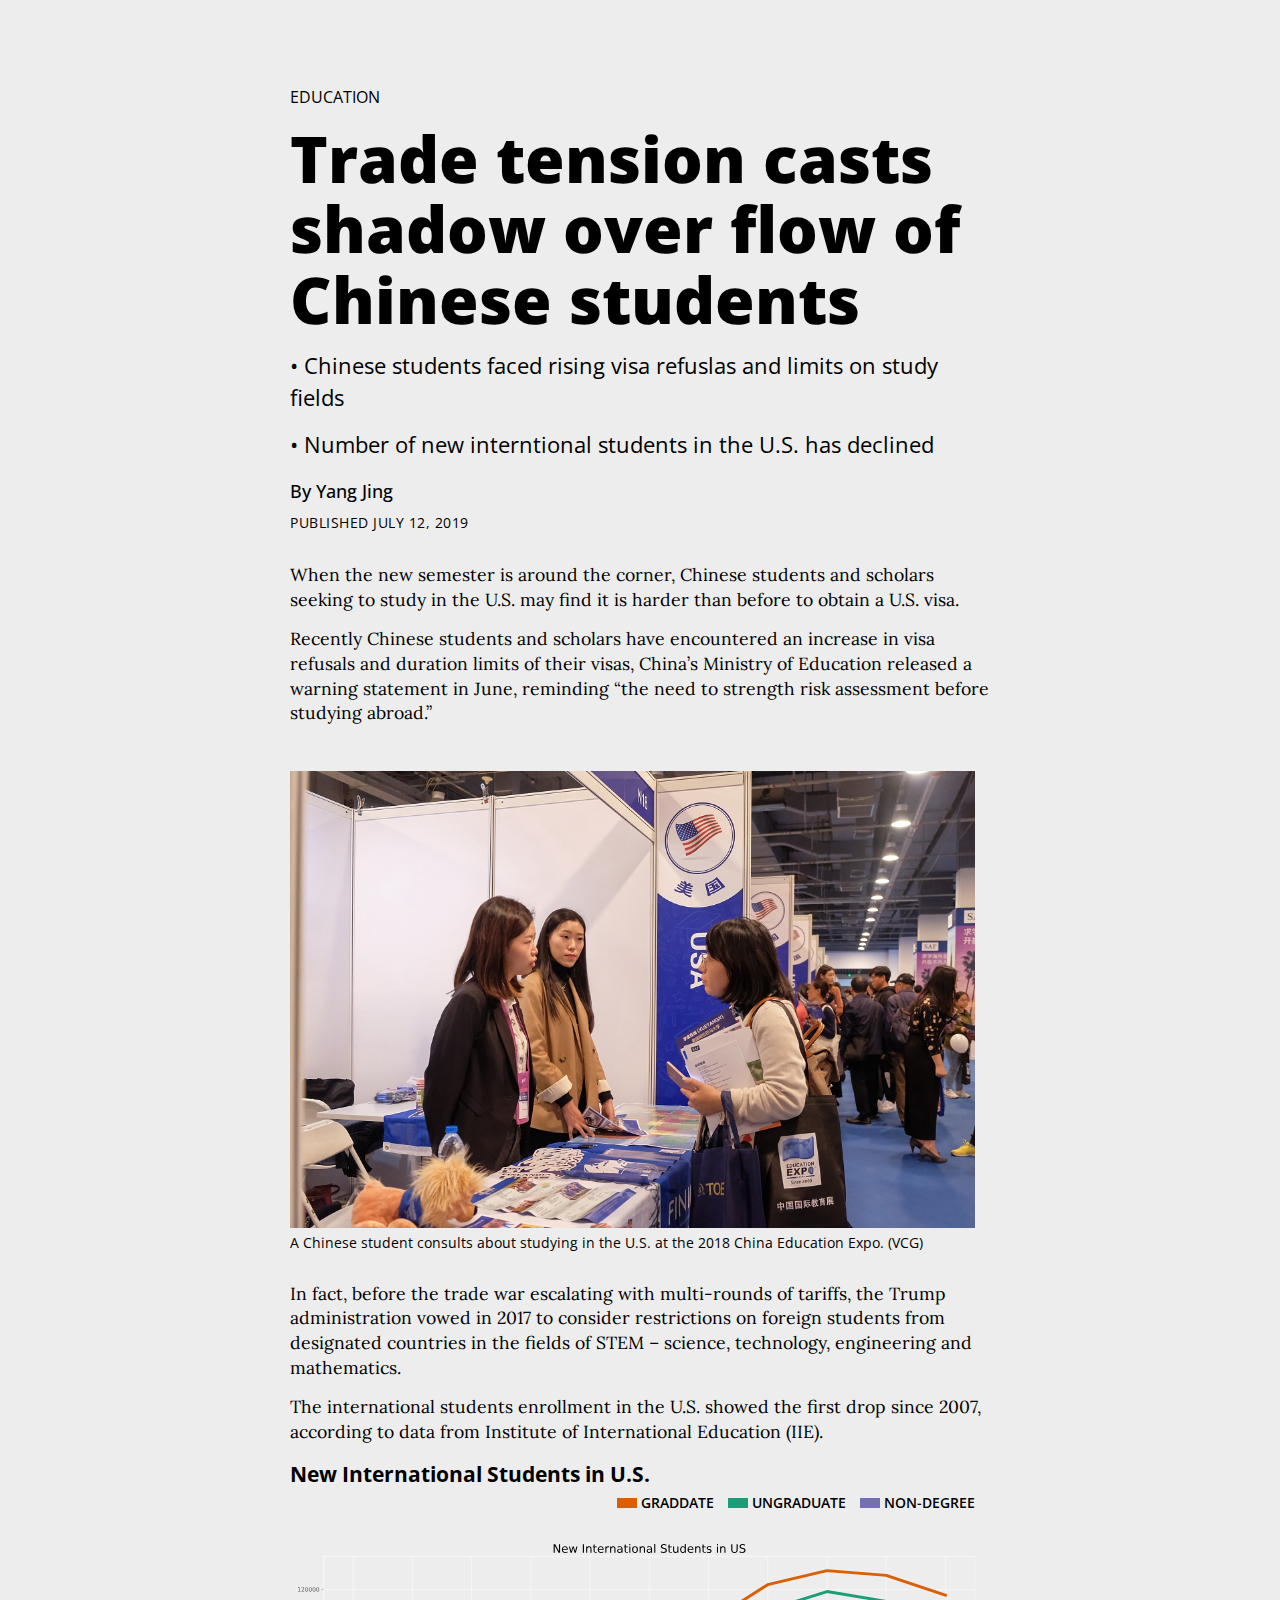
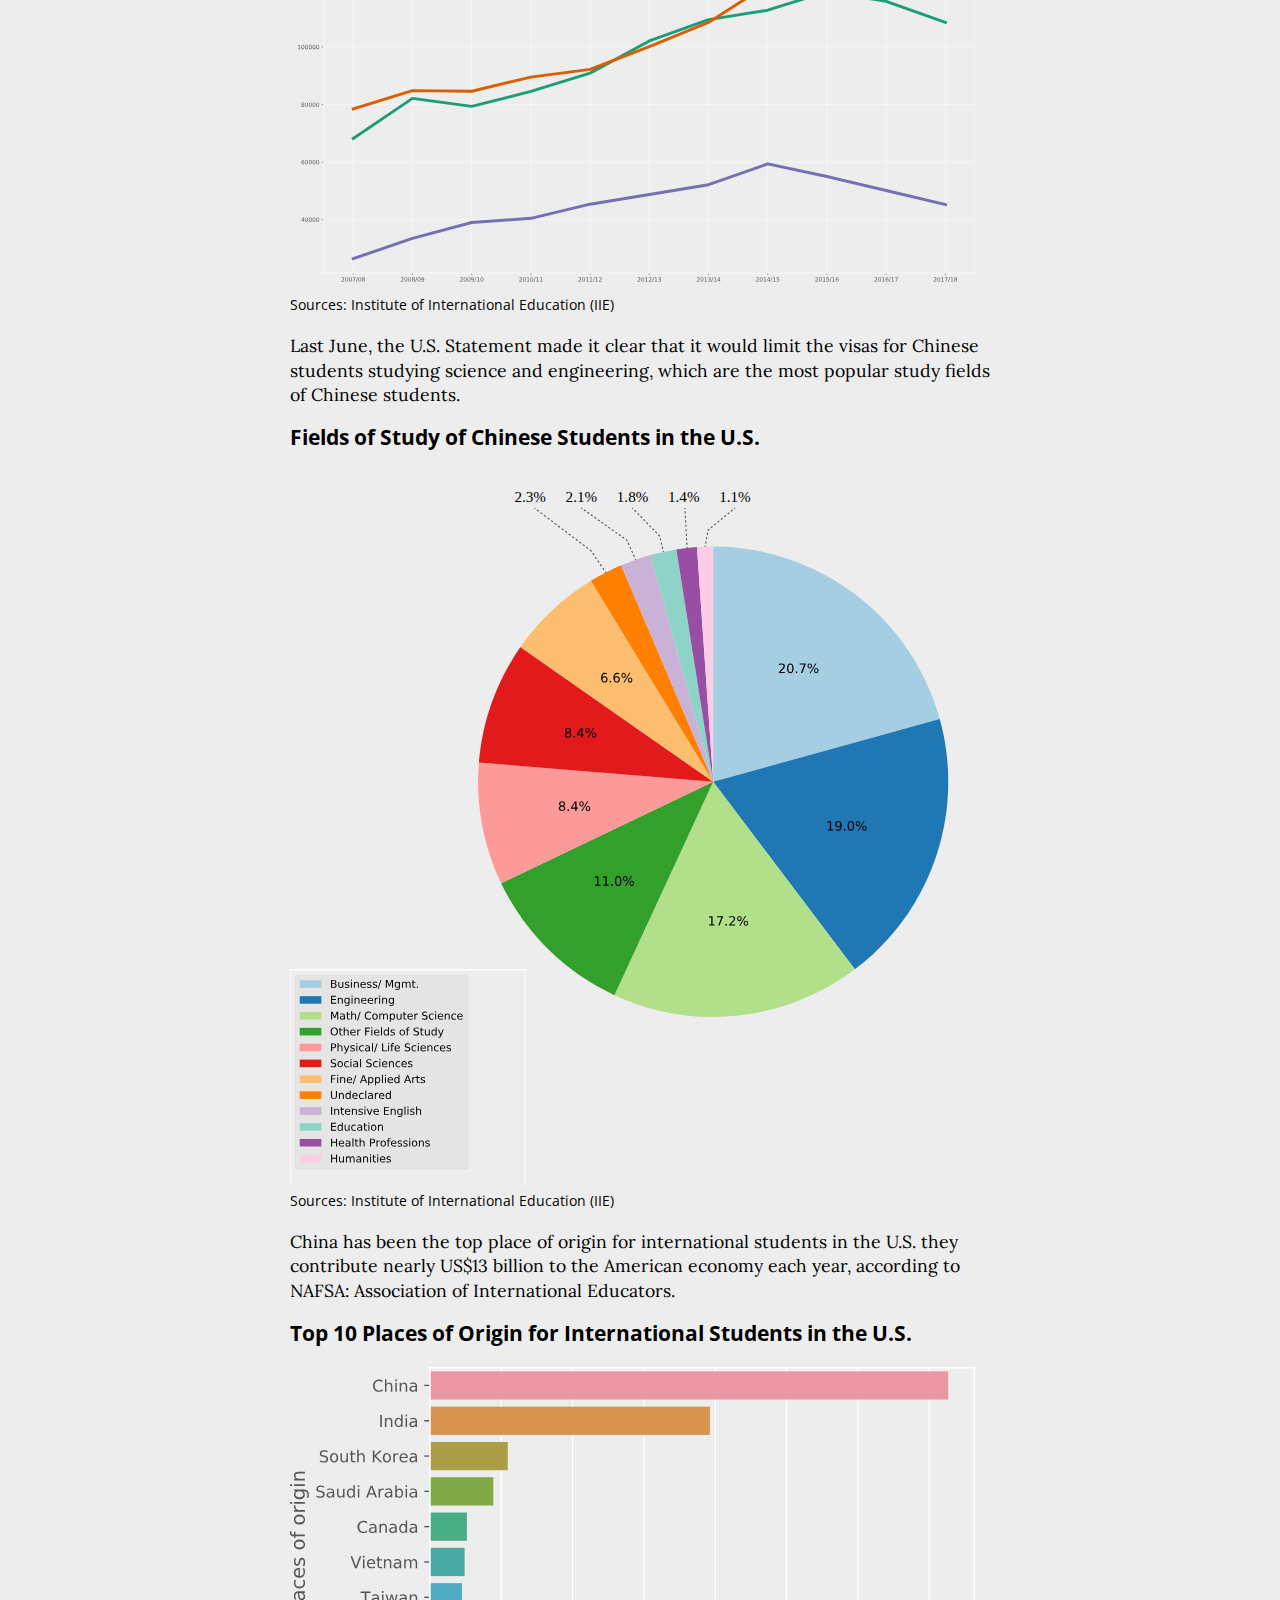
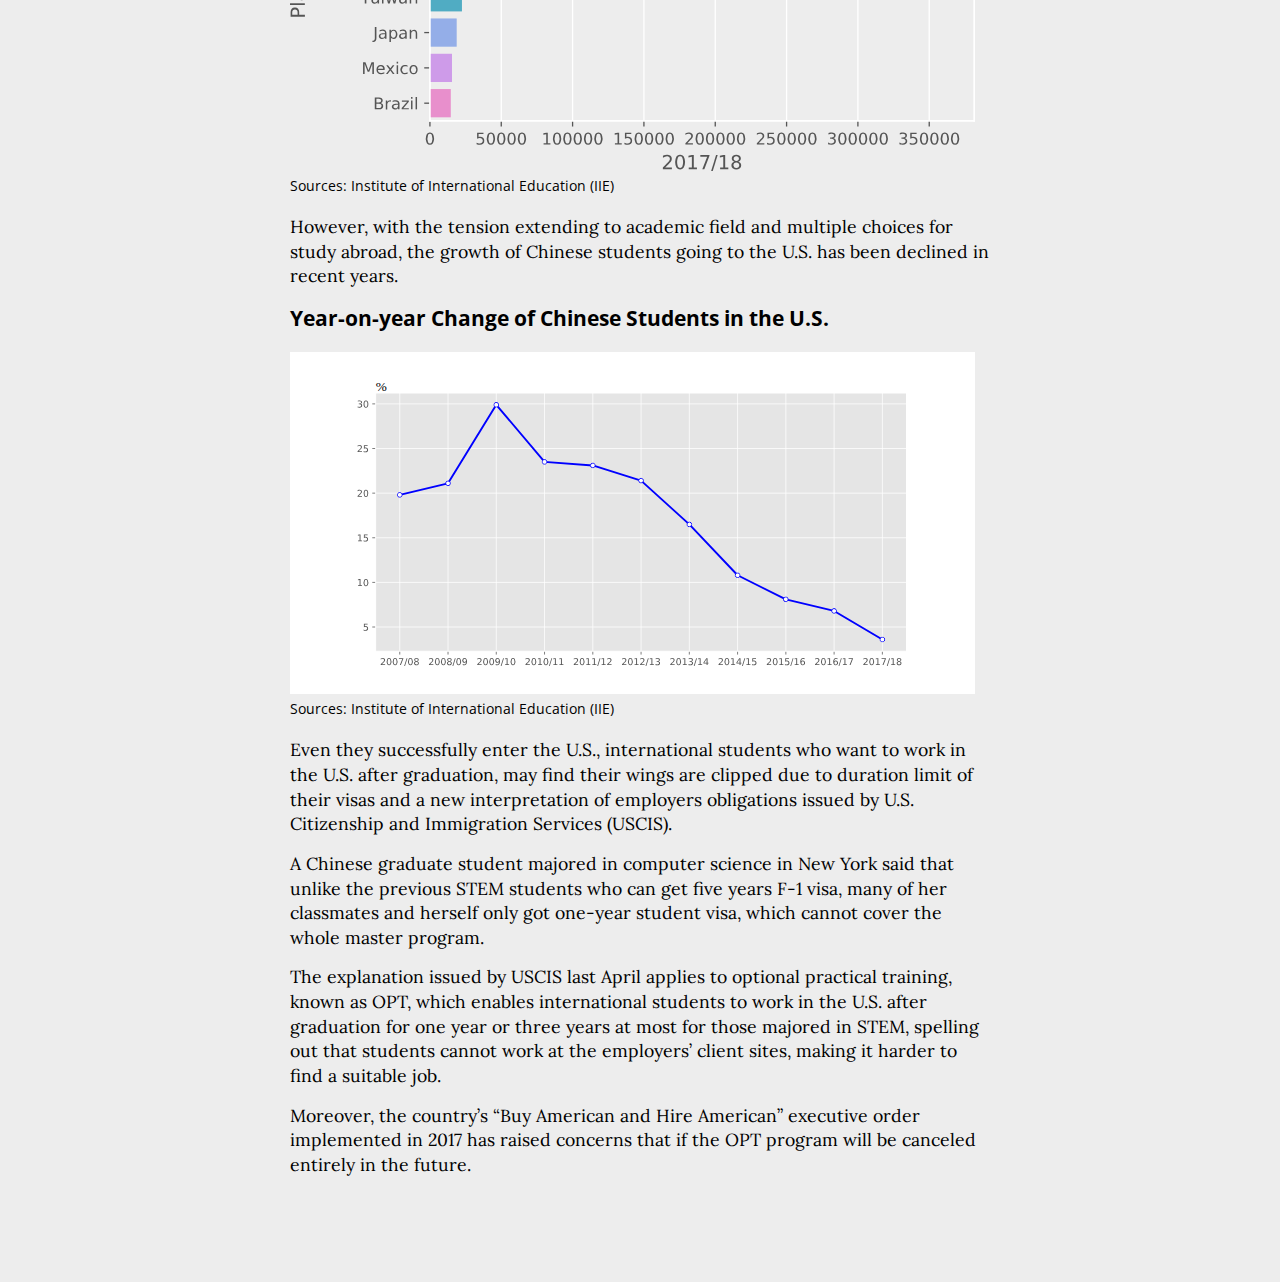
<file: P1-students/index.html>
<!doctype html>
<html lang="en">
  <head>
    <!-- Required meta tags -->
    <meta charset="utf-8">
    <meta name="viewport" content="width=device-width, initial-scale=1, shrink-to-fit=no">
      
    <!-- Your CSS files -->
    <link rel="stylesheet" href="styles/styles.css">
    <link rel="stylesheet" href="styles/charts.css"> 
    <!-- google fonts: Open Sans (sans-serif) and Lora (serif) -->
    <link href="https://fonts.googleapis.com/css?family=Open+Sans:300,300i,400,400i,600,600i,700,700i,800,800i&display=swap" rel="stylesheet">
    <link href="https://fonts.googleapis.com/css?family=Lora:400,400i,700&display=swap" rel="stylesheet">
      
    <title>Trade tension casts shadow over flow of Chinese students</title>
  </head>

  <body class="light-theme"> <!-- all of the content on your html page goes inside the body -->

    <div class="header">
      <p class="kicker">Education</p>
      <h1 class="headline">Trade tension casts shadow over flow of Chinese students</h1>
      <h2 class="subhead"> •	Chinese students faced rising visa refuslas and limits on study fields</h2>
      <h2 class="subhead"> •	Number of new interntional students in the U.S. has declined</h2>
      <p class="byline">By Yang Jing</p>
      <p class="date">Published July 12, 2019</p>
    </div>

    <div class="story-body">
      <p class="body-text serif">When the new semester is around the corner, Chinese students and scholars seeking to study in the U.S. may find it is harder than before to obtain a U.S. visa.</p>
      <p class="body-text serif">Recently Chinese students and scholars have encountered an increase in visa refusals and duration limits of their visas, China’s Ministry of Education released a warning statement in June, reminding “the need to strength risk assessment before studying abroad.” </p>
      <div class="photo-section">
        <div class="photo">
          <img src="images/Picture1.jpg" alt="A Chinese student consults about studying in the U.S. at the 2018 China Education Expo. (VCG Photo)" />
          <p class="caption">A Chinese student consults about studying in the U.S. at the 2018 China Education Expo. (VCG)</p>
        </div>
      </div>
      <p class="body-text serif">In fact, before the trade war escalating with multi-rounds of tariffs, the Trump administration vowed in 2017 to consider restrictions on foreign students from designated countries in the fields of STEM – science, technology, engineering and mathematics. </p>

      <div class="chart-section">
        <p class="body-text serif">The international students enrollment in the U.S. showed the first drop since 2007, according to data from Institute of International Education (IIE). </p>
        <p class="chart-title">New International Students in U.S.</p>
        <p class="chart-label left"><span class="chart1 Graduate"></span> Graddate <span class="chart1 Ungraduate"></span> Ungraduate <span class="chart1 Non-Degree"></span> Non-Degree</p>
        <div class="chart-row">
          <div class="chart">
            <img src="images/Graphic1-New-International-Students-In-U.S..svg"/>
          </div>
        </div>
        <p class="chart-source">Sources: Institute of International Education (IIE)</p>
      </div>

      <p class="body-text serif">Last June, the U.S. Statement made it clear that it would limit the visas for Chinese students studying science and engineering, which are the most popular study fields of Chinese students. </p>

      <div class="chart-section">
        <p class="chart-title">Fields of Study of Chinese Students in the U.S.</p>
        <div class="chart-row">
          <div class="chart">
            <img src="images/Graphic2-Fields-of-Study-of-Chinese-Students-in-the-U.S..svg"/>
          </div>
        </div>
        <p class="chart-source">Sources: Institute of International Education (IIE)</p>
      </div>
      <p class="body-text serif">China has been the top place of origin for international students in the U.S. they contribute nearly US$13 billion to the American economy each year, according to NAFSA: Association of International Educators.</p>
      <div class="chart-section">
          <p class="chart-title">Top 10 Places of Origin for International Students in the U.S.</p>
          <div class="chart-row">
            <div class="chart">
              <img src="images/Graphic4-Places-of-origin.svg"/>
            </div>
          </div>
          <p class="chart-source">Sources: Institute of International Education (IIE)</p>
        </div>
      
      <p class="body-text serif">However, with the tension extending to academic field and multiple choices for study abroad, the growth of Chinese students going to the U.S. has been declined in recent years. </p>
      <div class="chart-section">
          <p class="chart-title">Year-on-year Change of Chinese Students in the U.S.</p>
          <div class="chart-row">
            <div class="chart">
              <img src="images/Graphic3-ChineseGrowth.svg"/>
            </div>
          </div>
          <p class="chart-source">Sources: Institute of International Education (IIE)</p>
      </div>

      <p class="body-text serif">Even they successfully enter the U.S., international students who want to work in the U.S. after graduation, may find their wings are clipped due to duration limit of their visas and a new interpretation of employers obligations issued by U.S. Citizenship and Immigration Services (USCIS).</p>
      <p class="body-text serif">A Chinese graduate student majored in computer science in New York said that unlike the previous STEM students who can get five years F-1 visa, many of her classmates and herself only got one-year student visa, which cannot cover the whole master program.</p>
      <p class="body-text serif">The explanation issued by USCIS last April applies to optional practical training, known as OPT, which enables international students to work in the U.S. after graduation for one year or three years at most for those majored in STEM, spelling out that students cannot work at the employers’ client sites, making it harder to find a suitable job.</p>
      <p class="body-text serif">Moreover, the country’s “Buy American and Hire American” executive order implemented in 2017 has raised concerns that if the OPT program will be canceled entirely in the future.</p>
      <div class="footer">
    
    </div>
  </body>
</html>
</file>
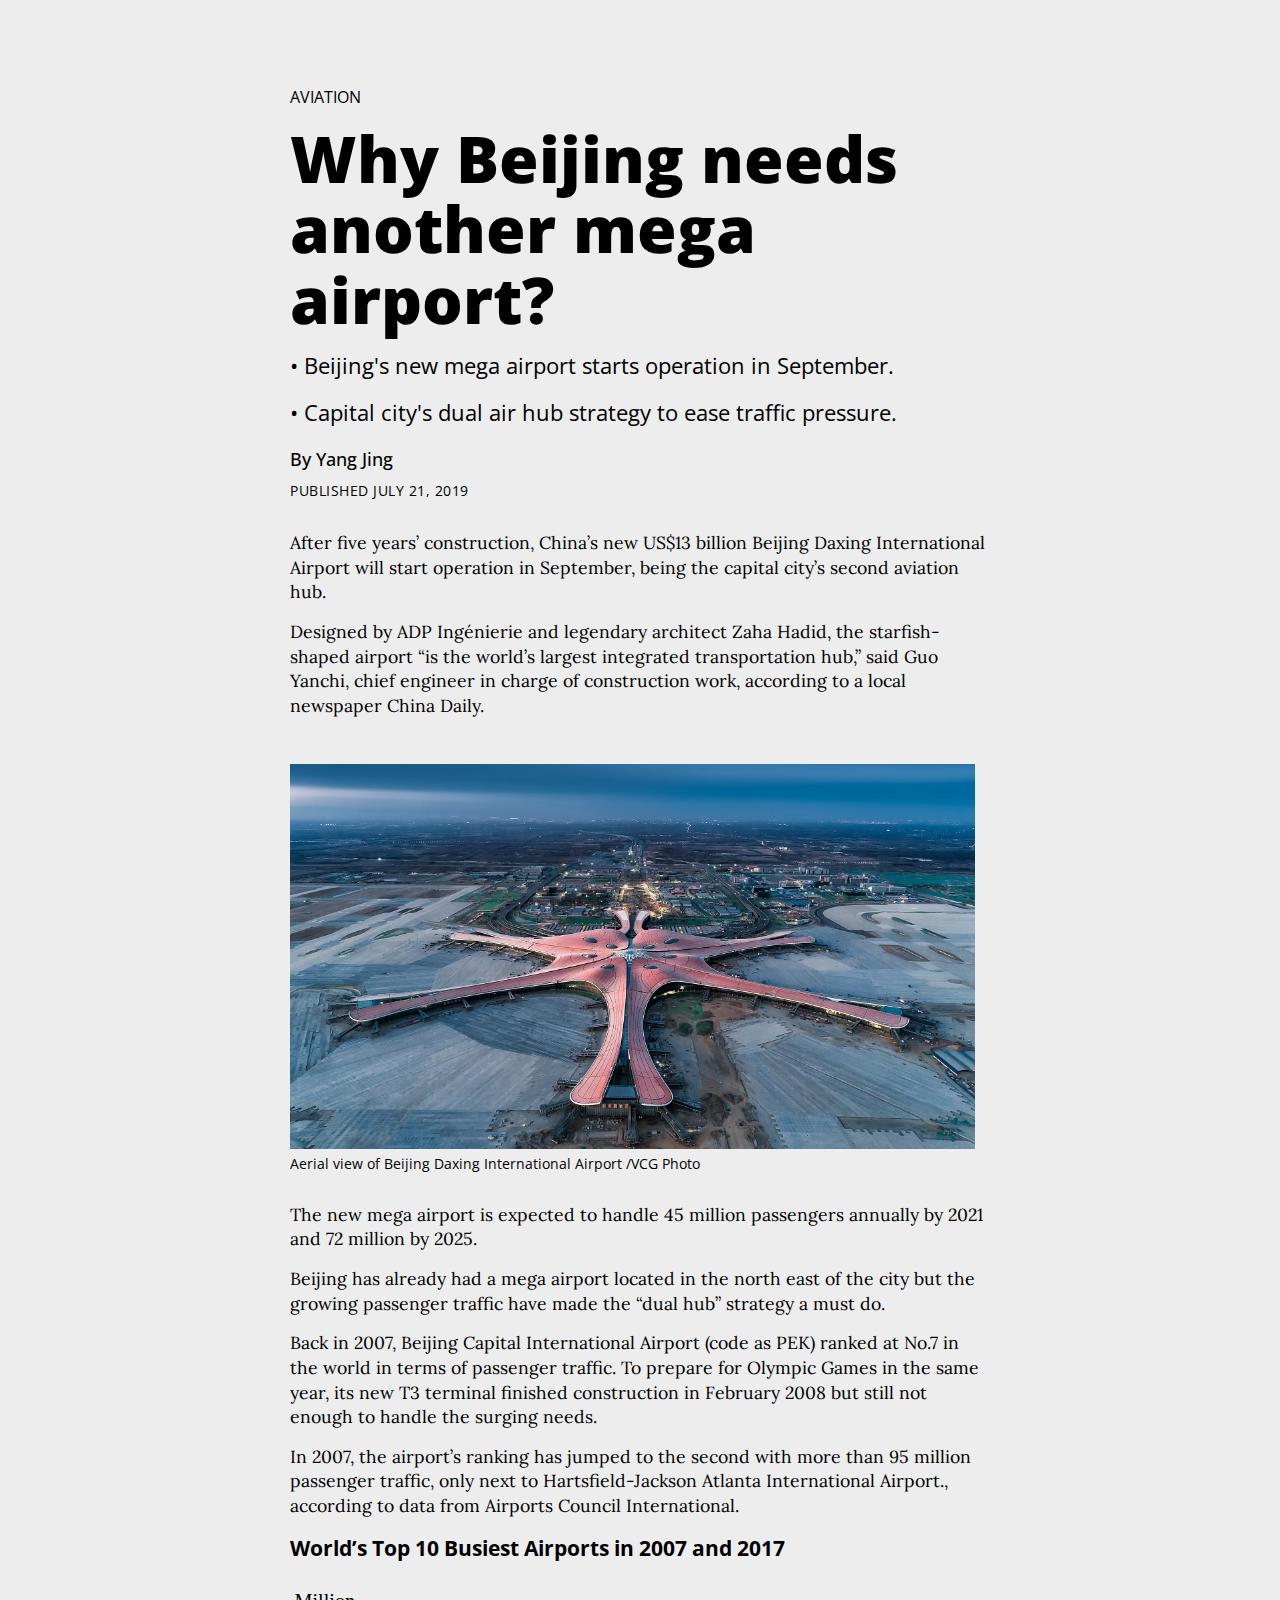
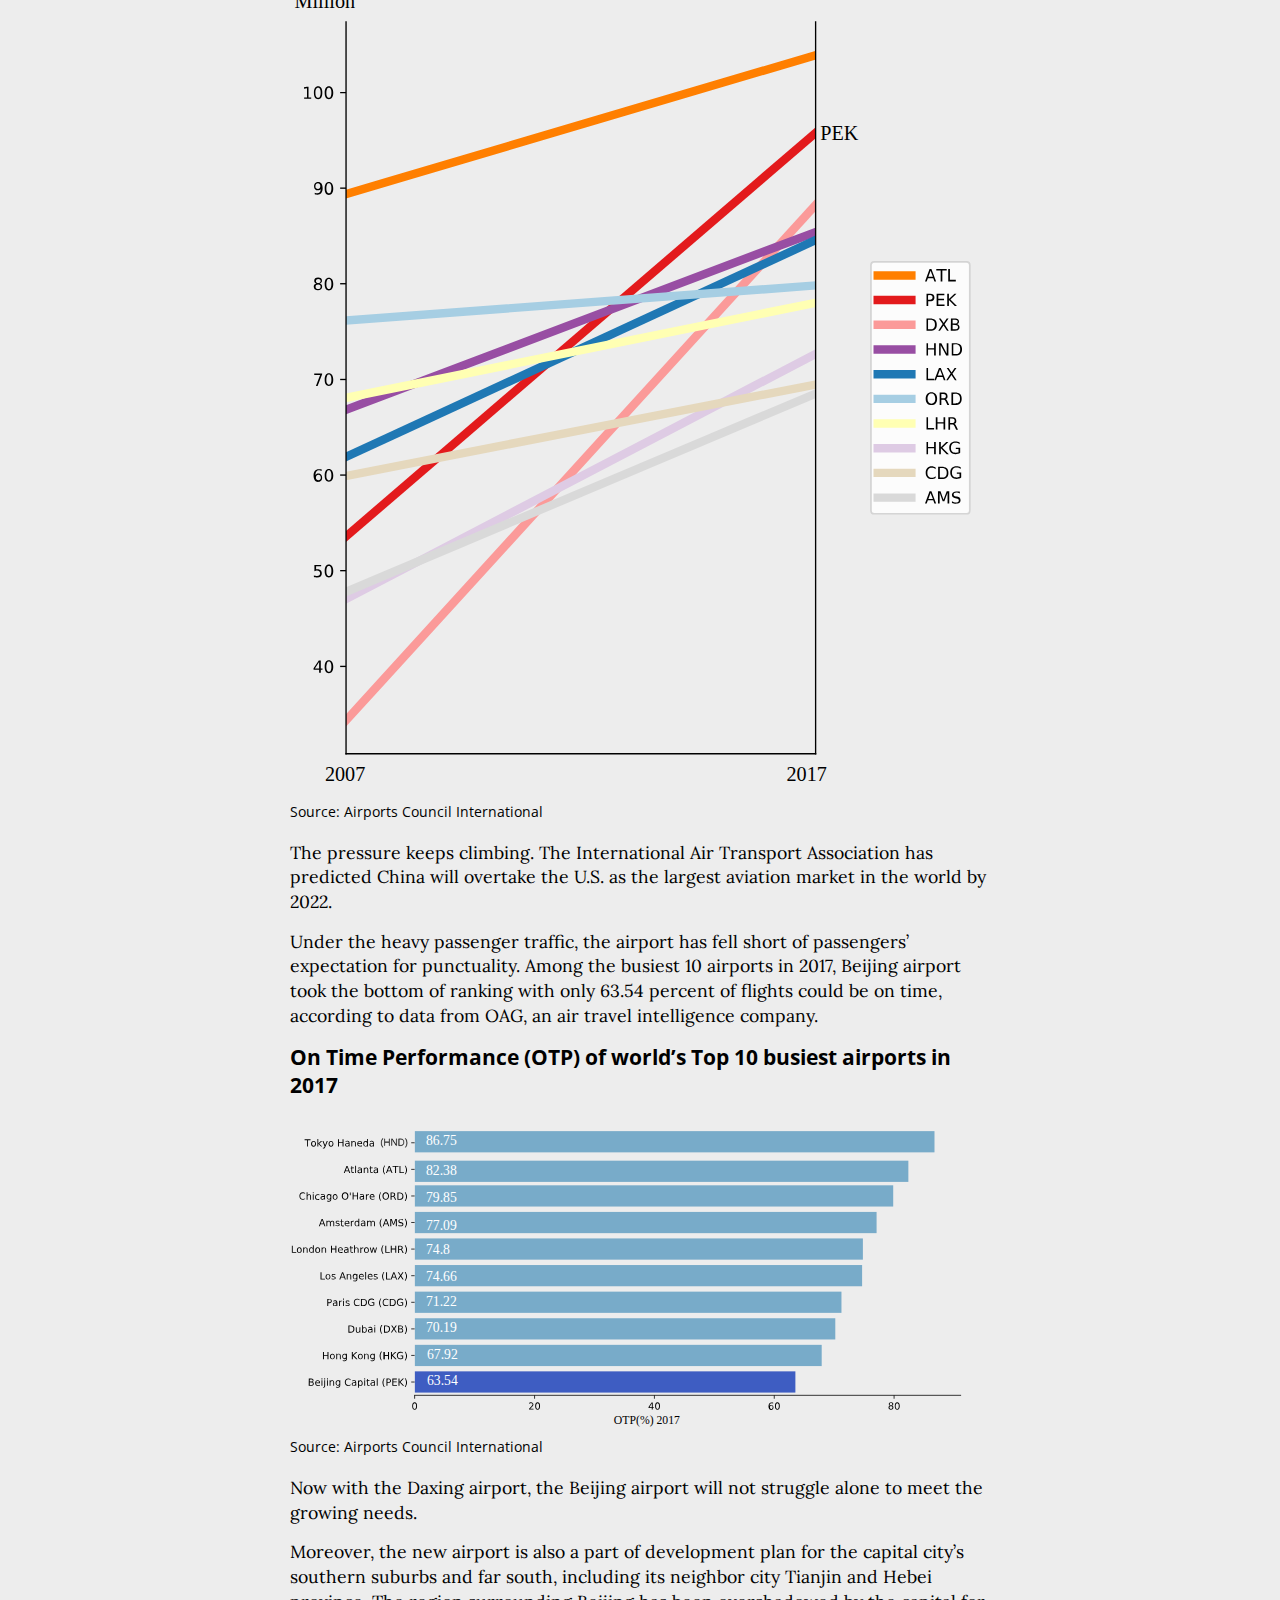
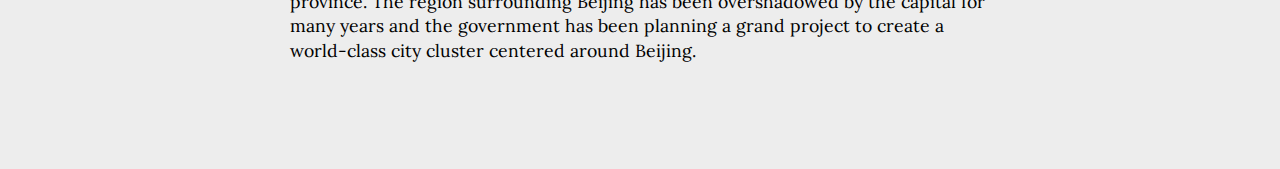
<file: P2-airports/index.html>
<!doctype html>
<html lang="en">
  <head>
    <!-- Required meta tags -->
    <meta charset="utf-8">
    <meta name="viewport" content="width=device-width, initial-scale=1, shrink-to-fit=no">
      
    <!-- Your CSS files -->
    <link rel="stylesheet" href="styles/styles.css">
    <link rel="stylesheet" href="styles/charts.css"> 
    <!-- google fonts: Open Sans (sans-serif) and Lora (serif) -->
    <link href="https://fonts.googleapis.com/css?family=Open+Sans:300,300i,400,400i,600,600i,700,700i,800,800i&display=swap" rel="stylesheet">
    <link href="https://fonts.googleapis.com/css?family=Lora:400,400i,700&display=swap" rel="stylesheet">
      
    <title>Why Beijing needs another mega airport?</title>
  </head>

  <body class="light-theme"> <!-- all of the content on your html page goes inside the body -->

    <div class="header">
      <p class="kicker">Aviation</p>
      <h1 class="headline">Why Beijing needs another mega airport?</h1>
      <h2 class="subhead"> •	Beijing's new mega airport starts operation in September.</h2>
      <h2 class="subhead"> •	Capital city's dual air hub strategy to ease traffic pressure.</h2>
      <p class="byline">By Yang Jing</p>
      <p class="date">Published July 21, 2019</p>
    </div>

    <div class="story-body">
      <p class="body-text serif">After five years’ construction, China’s new US$13 billion Beijing Daxing International Airport will start operation in September, being the capital city’s second aviation hub.</p>
      <p class="body-text serif">Designed by ADP Ingénierie and legendary architect Zaha Hadid, the starfish-shaped airport “is the world’s largest integrated transportation hub,” said Guo Yanchi, chief engineer in charge of construction work, according to a local newspaper China Daily. </p>
      <div class="photo-section">
        <div class="photo">
          <img src="images/Picture1.jpg" alt="Aerial view of Beijing Daxing International Airport /VCG Photo" />
          <p class="caption">Aerial view of Beijing Daxing International Airport /VCG Photo</p>
        </div>
      </div>
      <p class="body-text serif">The new mega airport is expected to handle 45 million passengers annually by 2021 and 72 million by 2025. </p>
      <p class="body-text serif">Beijing has already had a mega airport located in the north east of the city but the growing passenger traffic have made the “dual hub” strategy a must do. </p>
      <p class="body-text serif">Back in 2007, Beijing Capital International Airport (code as PEK) ranked at No.7 in the world in terms of passenger traffic. To prepare for Olympic Games in the same year, its new T3 terminal finished construction in February 2008 but still not enough to handle the surging needs. </p>
      <p class="body-text serif">In 2007, the airport’s ranking has jumped to the second with more than 95 million passenger traffic, only next to Hartsfield-Jackson Atlanta International Airport., according to data from Airports Council International. </p>
      
      <div class="chart-section">
        <p class="chart-title">World’s Top 10 Busiest Airports in 2007 and 2017</p>
        <div class="chart-row">
          <div class="chart">
            <img src="images/Graphic2-PassengerTraffic.svg"/>
          </div>
        </div>
        <p class="chart-source">Source: Airports Council International</p>
      </div>
      <p class="body-text serif">The pressure keeps climbing. The International Air Transport Association has predicted China will overtake the U.S. as the largest aviation market in the world by 2022.</p>
      <p class="body-text serif">Under the heavy passenger traffic, the airport has fell short of passengers’ expectation for punctuality. Among the busiest 10 airports in 2017, Beijing airport took the bottom of ranking with only 63.54 percent of flights could be on time, according to data from OAG, an air travel intelligence company.</p>
      
      <div class="chart-section">
          <p class="chart-title">On Time Performance (OTP) of world’s Top 10 busiest airports in 2017</p>
          <div class="chart-row">
            <div class="chart">
              <img src="images/Graphic3-OTP.svg"/>
            </div>
          </div>
          <p class="chart-source">Source: Airports Council International</p>
        </div>
          <p class="body-text serif">Now with the Daxing airport, the Beijing airport will not struggle alone to meet the growing needs.</p>
          <p class="body-text serif">Moreover, the new airport is also a part of development plan for the capital city’s southern suburbs and far south, including its neighbor city Tianjin and Hebei province. The region surrounding Beijing has been overshadowed by the capital for many years and the government has been planning a grand project to create a world-class city cluster centered around Beijing.</p>
        </div>
      
      <div class="footer">
    
    </div>
  </body>
</html>
</file>
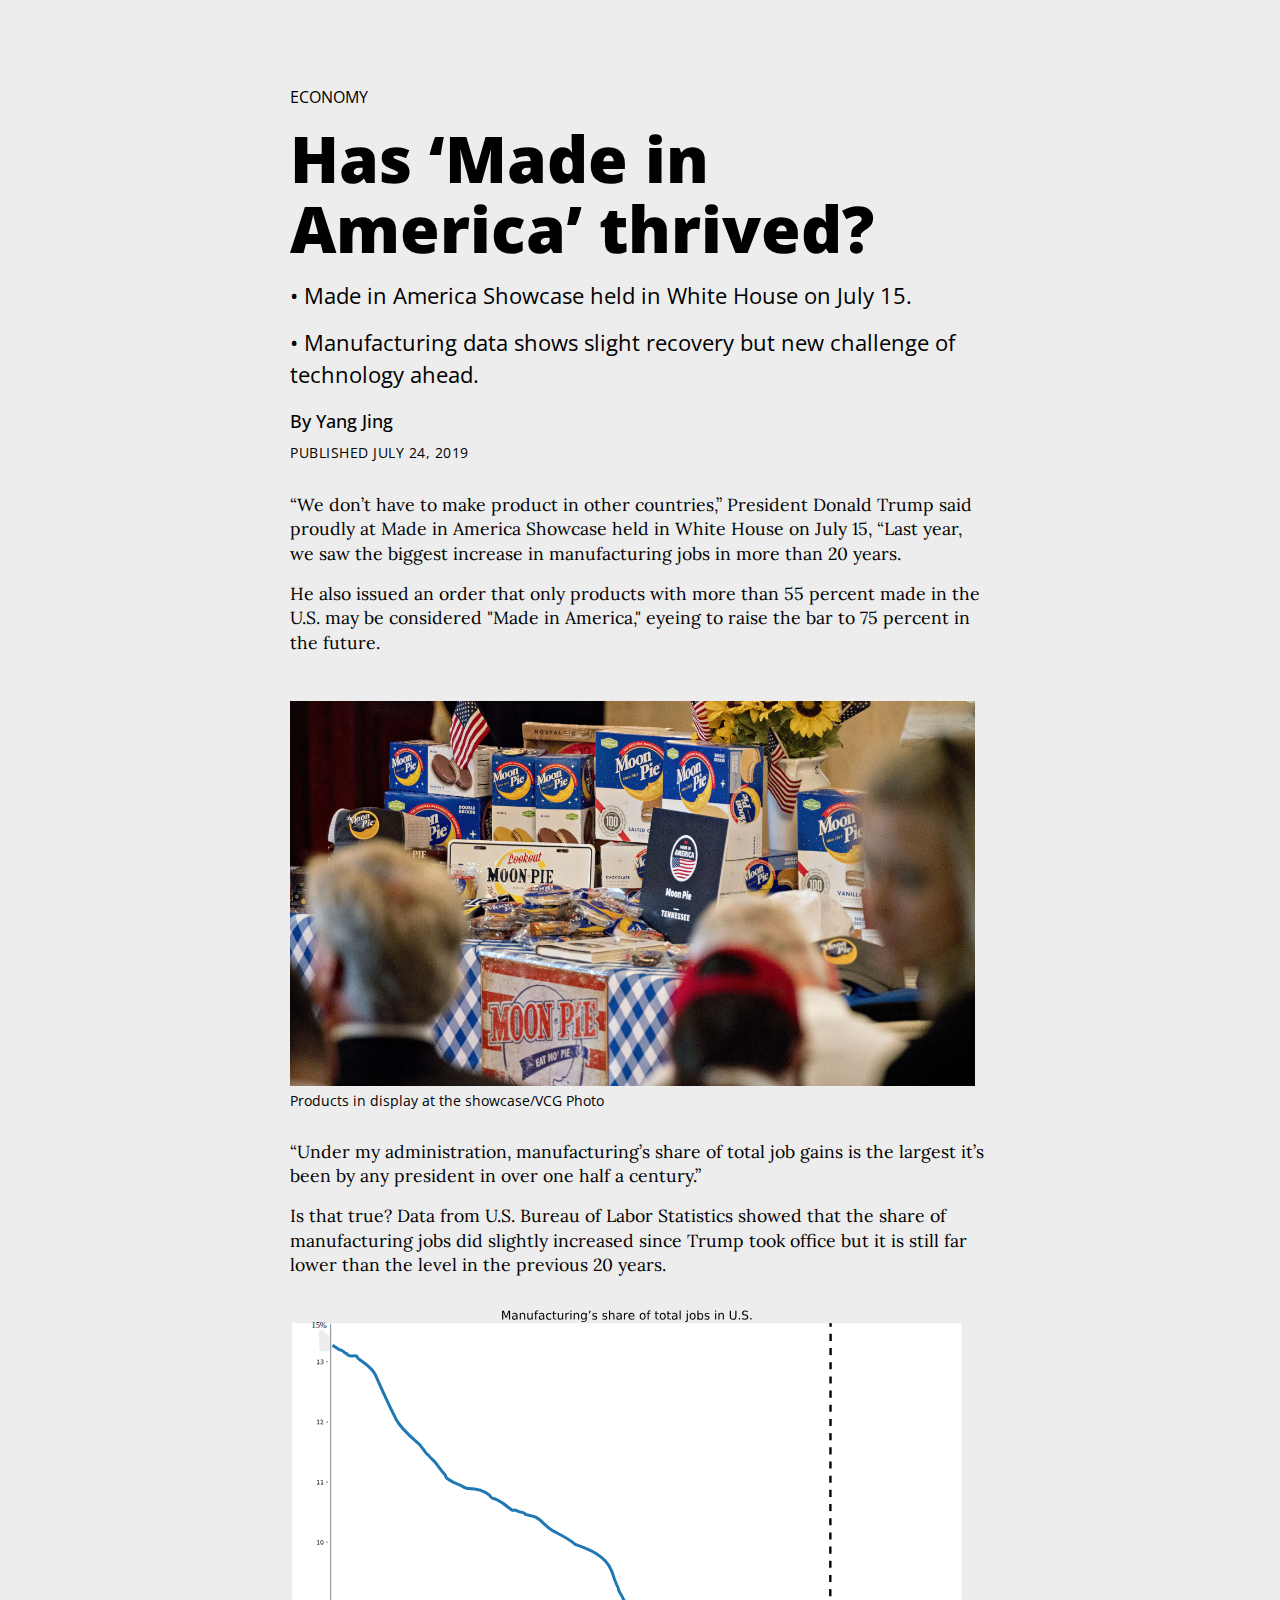
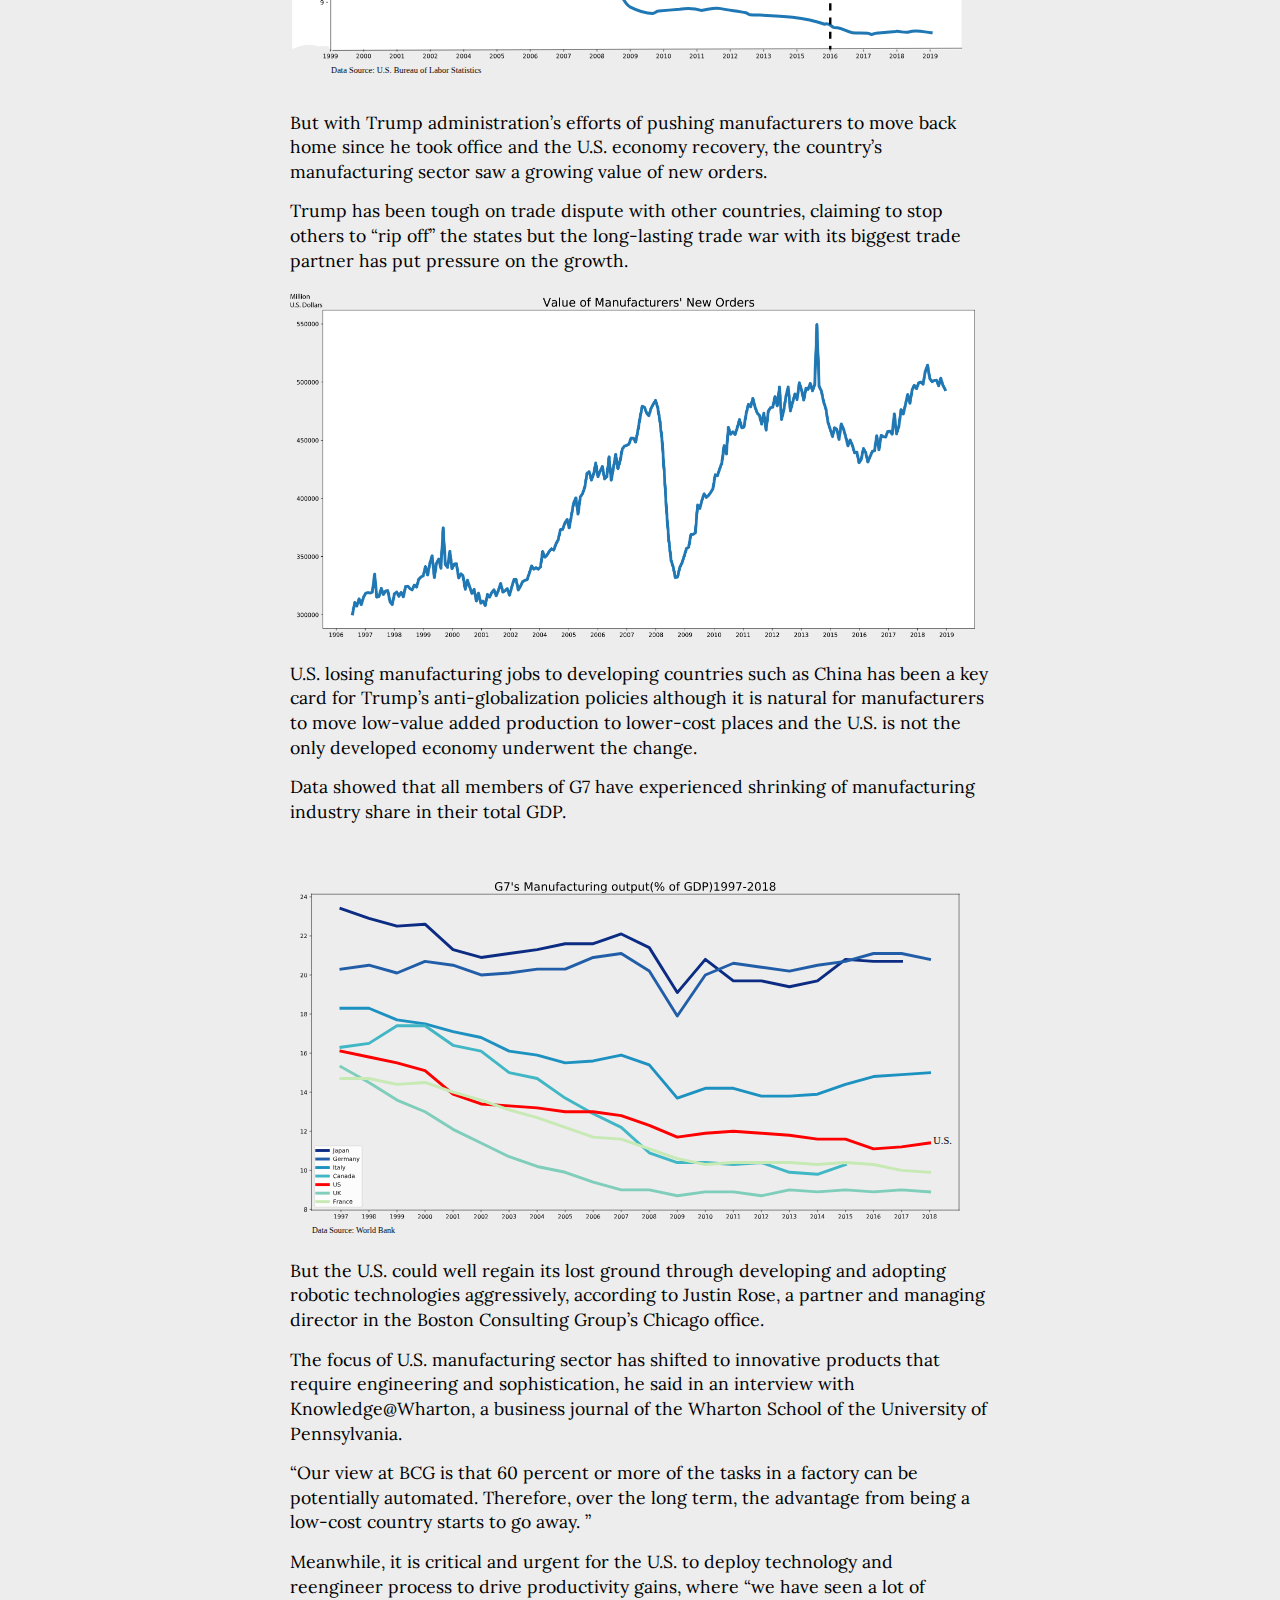
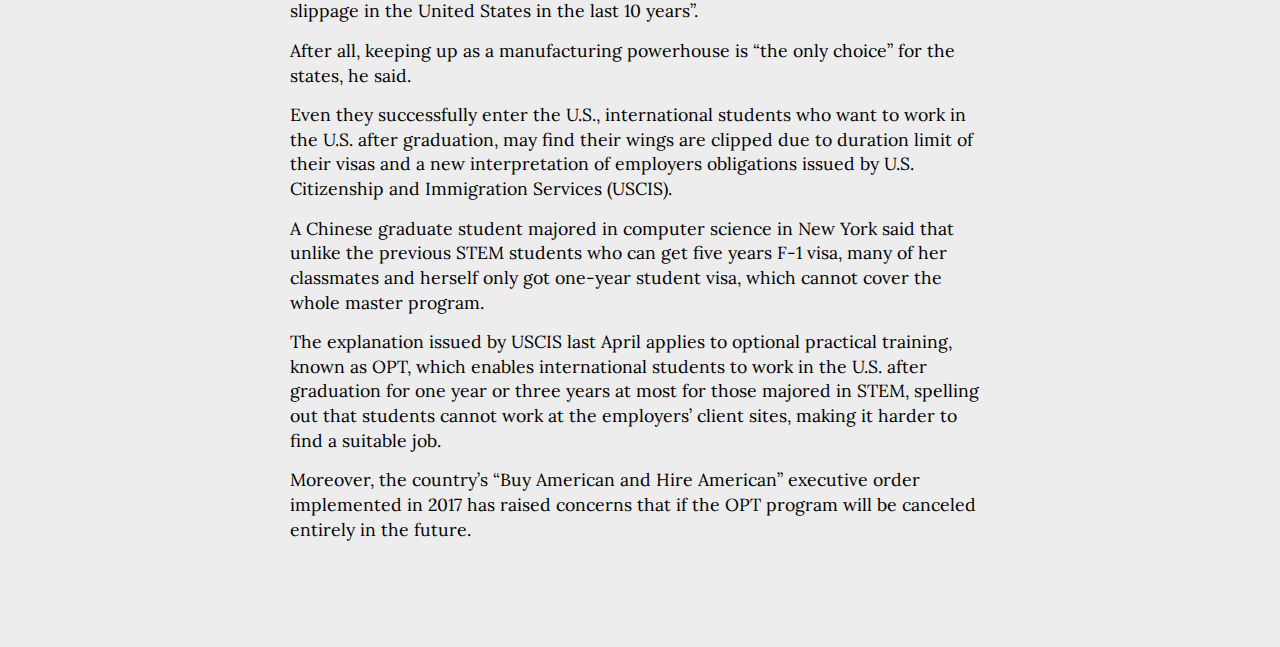
<file: P3-manufacturing/index.html>
<!doctype html>
<html lang="en">
  <head>
    <!-- Required meta tags -->
    <meta charset="utf-8">
    <meta name="viewport" content="width=device-width, initial-scale=1, shrink-to-fit=no">
      
    <!-- Your CSS files -->
    <link rel="stylesheet" href="styles/styles.css">
    <link rel="stylesheet" href="styles/charts.css"> 
    <!-- google fonts: Open Sans (sans-serif) and Lora (serif) -->
    <link href="https://fonts.googleapis.com/css?family=Open+Sans:300,300i,400,400i,600,600i,700,700i,800,800i&display=swap" rel="stylesheet">
    <link href="https://fonts.googleapis.com/css?family=Lora:400,400i,700&display=swap" rel="stylesheet">
      
    <title>Has ‘Made in America’ thrived?</title>
  </head>

  <body class="light-theme"> <!-- all of the content on your html page goes inside the body -->

    <div class="header">
      <p class="kicker">Economy</p>
      <h1 class="headline">Has ‘Made in America’ thrived?</h1>
      <h2 class="subhead"> •	Made in America Showcase held in White House on July 15.</h2>
      <h2 class="subhead"> •	Manufacturing data shows slight recovery but new challenge of technology ahead. </h2>
      <p class="byline">By Yang Jing</p>
      <p class="date">Published July 24, 2019</p>
    </div>

    <div class="story-body">
      <p class="body-text serif">“We don’t have to make product in other countries,” President Donald Trump said proudly at Made in America Showcase held in White House on July 15, “Last year, we saw the biggest increase in manufacturing jobs in more than 20 years.</p>
      <p class="body-text serif">He also issued an order that only products with more than 55 percent made in the U.S. may be considered "Made in America," eyeing to raise the bar to 75 percent in the future.</p>
      <div class="photo-section">
        <div class="photo">
          <img src="images/Picture3.jpg" alt="Products in display at the showcase/VCG Photo" />
          <p class="caption">Products in display at the showcase/VCG Photo</p>
        </div>
      </div>
      <p class="body-text serif">“Under my administration, manufacturing’s share of total job gains is the largest it’s been by any president in over one half a century.”</p>

      <div class="chart-section">
        <p class="body-text serif">Is that true? Data from U.S. Bureau of Labor Statistics showed that the share of manufacturing jobs did slightly increased since Trump took office but it is still far lower than the level in the previous 20 years. </p>
        
        
        <div class="chart-row">
          <div class="chart">
            <img src="images/Graphic1-jobpct.svg"/>
          </div>
        </div>
       
      </div>

      <p class="body-text serif">But with Trump administration’s efforts of pushing manufacturers to move back home since he took office and the U.S. economy recovery, the country’s manufacturing sector saw a growing value of new orders.</p>
      <p class="body-text serif">Trump has been tough on trade dispute with other countries, claiming to stop others to “rip off” the states but the long-lasting trade war with its biggest trade partner has put pressure on the growth.</p>
      <div class="chart-section">
       
        <div class="chart-row">
          <div class="chart">
            <img src="images/Graphics2-NewOrdersValue.png"/>
          </div>
        </div>
       
      </div>
      <p class="body-text serif">U.S. losing manufacturing jobs to developing countries such as China has been a key card for Trump’s anti-globalization policies although it is natural for manufacturers to move low-value added production to lower-cost places and the U.S. is not the only developed economy underwent the change. </p>
      <p class="body-text serif">Data showed that all members of G7 have experienced shrinking of manufacturing industry share in their total GDP.</p>
      <div class="chart-section">
         
          <div class="chart-row">
            <div class="chart">
              <img src="images/Graphic3-G7.svg"/>
            </div>
          </div>

        </div>
      
      <p class="body-text serif">But the U.S. could well regain its lost ground through developing and adopting robotic technologies aggressively, according to Justin Rose, a partner and managing director in the Boston Consulting Group’s Chicago office.</p>
      <p class="body-text serif">The focus of U.S. manufacturing sector has shifted to innovative products that require engineering and sophistication, he said in an interview with Knowledge@Wharton, a business journal of the Wharton School of the University of Pennsylvania.</p>
      <p class="body-text serif">“Our view at BCG is that 60 percent or more of the tasks in a factory can be potentially automated. Therefore, over the long term, the advantage from being a low-cost country starts to go away. ”</p>
      <p class="body-text serif">Meanwhile, it is critical and urgent for the U.S. to deploy technology and reengineer process to drive productivity gains, where “we have seen a lot of slippage in the United States in the last 10 years”.</p>
      <p class="body-text serif">After all, keeping up as a manufacturing powerhouse is “the only choice” for the states, he said.</p>
      <p class="body-text serif">Even they successfully enter the U.S., international students who want to work in the U.S. after graduation, may find their wings are clipped due to duration limit of their visas and a new interpretation of employers obligations issued by U.S. Citizenship and Immigration Services (USCIS).</p>
      <p class="body-text serif">A Chinese graduate student majored in computer science in New York said that unlike the previous STEM students who can get five years F-1 visa, many of her classmates and herself only got one-year student visa, which cannot cover the whole master program.</p>
      <p class="body-text serif">The explanation issued by USCIS last April applies to optional practical training, known as OPT, which enables international students to work in the U.S. after graduation for one year or three years at most for those majored in STEM, spelling out that students cannot work at the employers’ client sites, making it harder to find a suitable job.</p>
      <p class="body-text serif">Moreover, the country’s “Buy American and Hire American” executive order implemented in 2017 has raised concerns that if the OPT program will be canceled entirely in the future.</p>
      <div class="footer">
      </div>
    </div>
  </body>
</html>
</file>
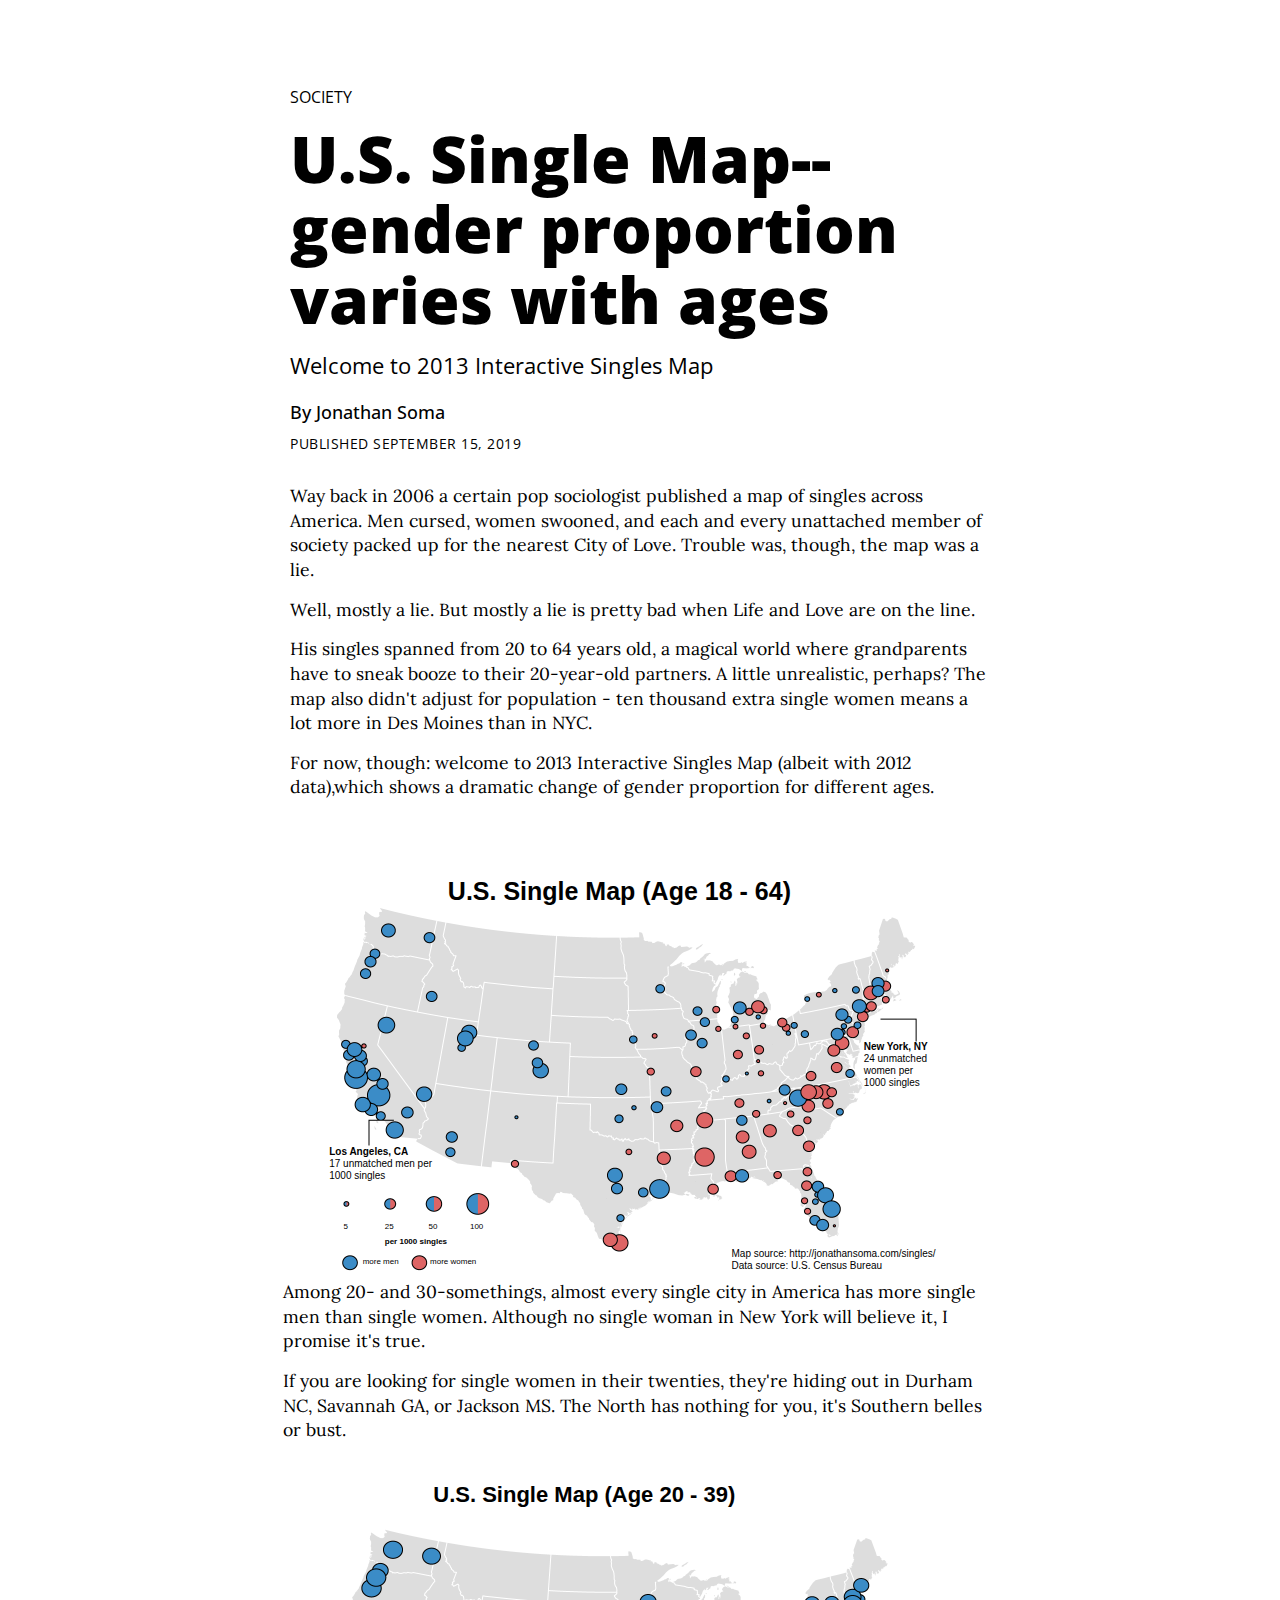
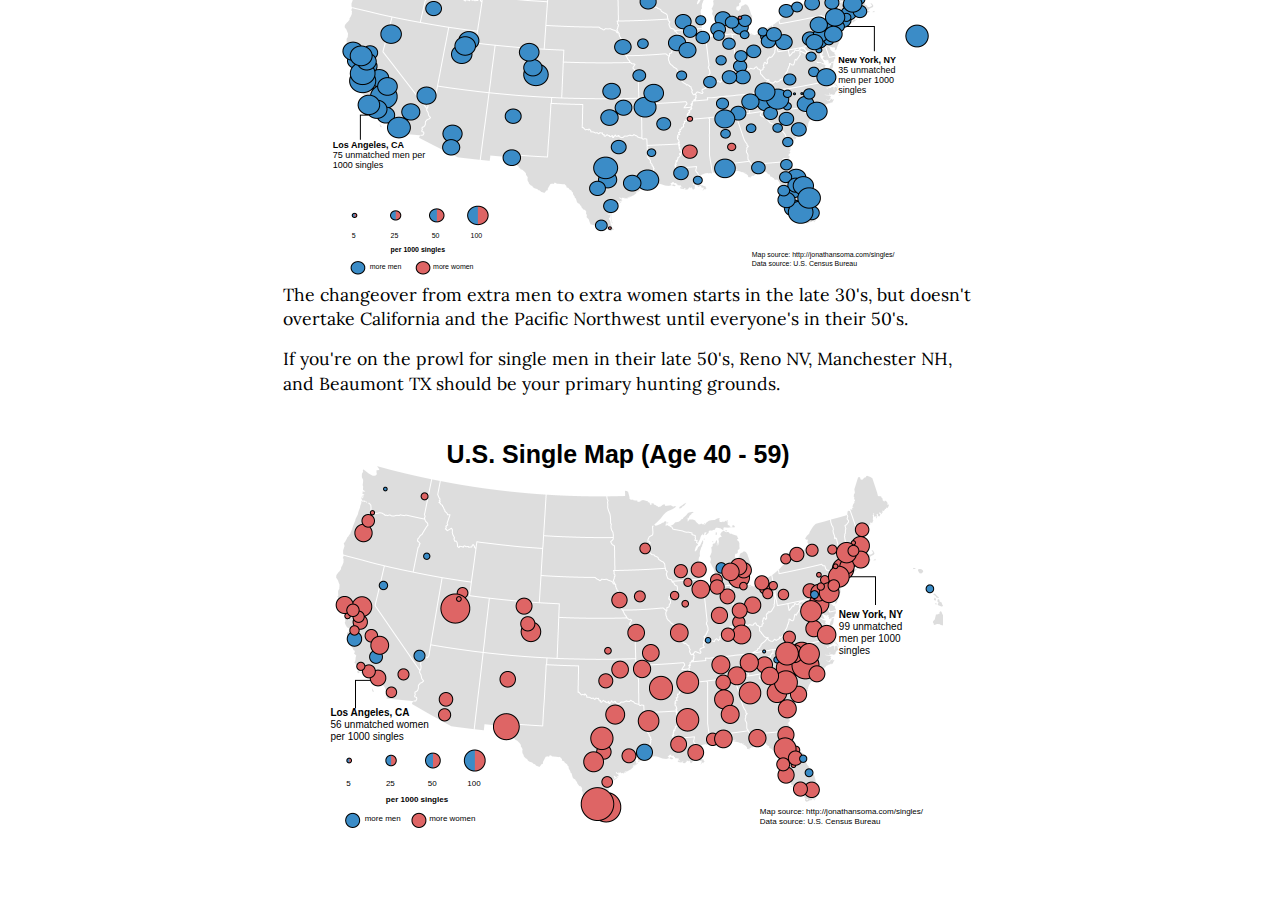
<file: D3-HW3/GraphicEdit.html>
<!doctype html>
<html lang="en">
  <head>
    <!-- Required meta tags -->
    <meta charset="utf-8">
    <meta name="viewport" content="width=device-width, initial-scale=1, shrink-to-fit=no">
      
    <style>
        body {
            margin:auto;
            padding:50px 10px;
            font-family: 'Open Sans', sans-serif;
        }

        .serif {
            font-family: 'Lora', serif;
        }
        .sans-serif {
            font-family: 'Open Sans', sans-serif;
        }

        /* choose a light or dark theme to add to the body tag. */
        .dark-theme {
            background-color: #151515;
            color: #fbfbfb;
        }
        .light-theme {
            background-color: white;
            color: black;
        }

        .header {
            padding-top:20px;
            padding-bottom:20px;
        }

        .story-body, .header, .chart-section, .footer {
            margin:auto;
            max-width: 700px;
        }

        .footer {
            padding-top:20px;
            padding-bottom:20px;
        }

        .chart-section.wide{
            width:100%;
            max-width:1200px;
        }

        .chart-section.wide p.chart-title {
            width:100%;
            max-width:700px;
            margin-left:auto;
            margin-right:auto;
        }
        .chart-section.wide p.chart-subhead {
            width:100%;
            max-width:700px;
            margin-left:auto;
            margin-right:auto;
        }


        /* text styles */

        p.kicker {
            font-size:1rem;
            text-transform:uppercase;
        }

        .text-center {
            text-align:center;
        }

        h1.headline {
            font-size: 4rem;
            line-height: 1.1;
            margin-bottom: 0.25rem;
            margin-top: 1rem;
            font-weight: 800;
        }

        h2.subhead {
            font-size: 1.4rem;
            line-height: 2rem;
            margin-bottom:0;
            margin-top: 15px;
            font-weight: 400;
        }

        p.body-text {
            font-size: 1.1rem;
            line-height: 1.4;
            margin-top:0;
            margin-bottom:15px;
        }

        h3.section-head {
            font-size:2rem;
            margin:40px 0 10px 0;
            font-weight:700;
            line-height:1.3;
        }

        .byline {
            font-size: 1.1rem;
            line-height: 0.75;
            margin-top: 1.5rem;
            font-weight: 500;
        }

        .date {
            font-size: 0.85rem;
            line-height: 1;
            margin-top: 10px;
            font-weight:400;
            text-transform:uppercase;
            letter-spacing:0.5px;
        }


        p.note {
            font-size:0.85rem;
        }

        /* chart styles */

        .chart-section {
            width:100%;
            max-width:1200px;
            padding:20px 0px;
        }

        .story-body .chart-section {
            padding-top:0px;
        }


        .chart-row {
            display:flex;
            justify-content: space-between;
            margin-top:20px;
        }

        p.chart-title {
            font-size:1.3rem;
            font-weight:700;
            max-width:700px;
            margin:0px auto 5px auto;
        }
        p.chart-subhead {
            margin:0 auto;
            max-width:700px;
            font-size:1rem;
            margin-bottom:15px;
        }

        p.chart-label {
            margin:0 0 5px 0;
            font-size:0.85rem;
            text-transform:uppercase;
            font-weight:600;
        }

        .chart-row .chart {
            width:100%;
            padding-right:15px;
            min-width:calc(25% - 15px);

        }



        p.chart-source {
            font-size:0.85rem;
            margin:0;
        }





        /* photos */

        .photo-section {
            padding:30px 0px;
            width:100%;
            margin:auto;
            display:flex;
            max-width:1200px;
        }

        .photo {
            width:100%;
            padding-right:15px;
        }
        .photo img {
            width:100%;	
        }

        p.caption {
            font-size:0.9rem;
            margin:0;
        }



        /* mobile */

        @media (max-width:700px) {

            .chart-row {
                display:block;
            }

            .chart-row .chart {
                padding:0;
            }

            .photo-section {
                display:block;
            }
            .photo {
                padding:0;
            }

        }

        #g-templates-laptop, #g-templates-medium, #g-templates-mobile {
            display: none;
        }

        @media (max-width: 490px) {
            #g-templates-mobile {
                display: block;
            }
        }

        @media (min-width: 490px) and (max-width: 620px) {
            #g-templates-laptop {
                display: block;
            }
        }

        @media (min-width: 620px)  {
            #g-templates-medium {
                display: block;
            }
        }

    </style>
   <!-- Generated by ai2html v0.94.0 - 2019-09-08 17:50 -->
<!-- ai file: HW1.ai -->
	<style media="screen,print">
		#g-HW1-box ,
		#g-HW1-box .g-artboard {
			margin:0 auto;
		}
		#g-HW1-box p {
			margin:0;
		}
		#g-HW1-box .g-aiAbs {
			position:absolute;
		}
		#g-HW1-box .g-aiImg {
			position:absolute;
			top:0;
			display:block;
			width:100% !important;
		}
		#g-HW1-box .g-aiSymbol {
			position: absolute;
			box-sizing: border-box;
		}
		#g-HW1-box .g-aiPointText p { white-space: nowrap; }
		#g-HW1-Artboard_1 {
			position:relative;
			overflow:hidden;
		}
		#g-HW1-Artboard_1 p {
			font-family:arial,helvetica,sans-serif;
			font-size:12px;
			line-height:14px;
			height:auto;
			filter:alpha(opacity=100);
			-ms-filter:progid:DXImageTransform.Microsoft.Alpha(Opacity=100);
			opacity:1;
			letter-spacing:0em;
			text-align:left;
			color:rgb(0,0,0);
			text-transform:none;
			padding-bottom:0;
			padding-top:0;
			mix-blend-mode:normal;
			font-style:normal;
			position:static;
		}
		#g-HW1-Artboard_1 .g-pstyle0 {
			font-size:14px;
			line-height:17px;
			height:17px;
		}
		#g-HW1-Artboard_1 .g-pstyle1 {
			height:14px;
		}
		#g-HW1-Artboard_1 .g-pstyle2 {
			font-size:11px;
			line-height:13px;
			height:13px;
		}
		#g-HW1-Artboard_1 .g-pstyle3 {
			font-size:7px;
			line-height:8px;
			height:8px;
		}
		#g-HW1-Artboard_2 {
			position:relative;
			overflow:hidden;
		}
		#g-HW1-Artboard_2 p {
			font-family:arial,helvetica,sans-serif;
			font-size:8px;
			line-height:10px;
			height:auto;
			filter:alpha(opacity=100);
			-ms-filter:progid:DXImageTransform.Microsoft.Alpha(Opacity=100);
			opacity:1;
			letter-spacing:0em;
			text-align:left;
			color:rgb(0,0,0);
			text-transform:none;
			padding-bottom:0;
			padding-top:0;
			mix-blend-mode:normal;
			font-style:normal;
			position:static;
		}
		#g-HW1-Artboard_2 .g-pstyle0 {
			font-size:10px;
			line-height:12px;
			height:12px;
		}
		#g-HW1-Artboard_2 .g-pstyle1 {
			font-size:7px;
			line-height:8px;
			height:8px;
		}
		#g-HW1-Artboard_2 .g-pstyle2 {
			height:10px;
		}
		#g-HW1-Artboard_2 .g-pstyle3 {
			font-size:6px;
			line-height:7px;
			height:7px;
		}
		#g-HW1-Artboard_2 .g-pstyle4 {
			font-size:9px;
			line-height:11px;
			height:11px;
		}
		#g-HW1-Artboard_2 .g-pstyle5 {
			font-size:6px;
			line-height:6px;
			height:6px;
		}
		#g-HW1-Artboard_2 .g-cstyle0 {
			font-size:6px;
		}
		#g-HW1-Artboard_4 {
			position:relative;
			overflow:hidden;
		}
		#g-HW1-Artboard_4 p {
			font-family:arial,helvetica,sans-serif;
			font-size:6px;
			line-height:7px;
			height:auto;
			filter:alpha(opacity=100);
			-ms-filter:progid:DXImageTransform.Microsoft.Alpha(Opacity=100);
			opacity:1;
			letter-spacing:0em;
			text-align:left;
			color:rgb(0,0,0);
			text-transform:none;
			padding-bottom:0;
			padding-top:0;
			mix-blend-mode:normal;
			font-style:normal;
			position:static;
		}
		#g-HW1-Artboard_4 .g-pstyle0 {
			font-size:10px;
			line-height:12px;
			height:12px;
		}
		#g-HW1-Artboard_4 .g-pstyle1 {
			height:7px;
		}
		#g-HW1-Artboard_4 .g-pstyle2 {
			font-size:8px;
			line-height:10px;
			height:10px;
		}
		#g-HW1-Artboard_4 .g-pstyle3 {
			font-size:7px;
			line-height:8px;
			height:8px;
		}
		#g-HW1-Artboard_4 .g-pstyle4 {
			font-size:5px;
			line-height:6px;
			height:6px;
		}
	</style>
    <!-- google fonts: Open Sans (sans-serif) and Lora (serif) -->
    <link href="https://fonts.googleapis.com/css?family=Open+Sans:300,300i,400,400i,600,600i,700,700i,800,800i&display=swap" rel="stylesheet">
    <link href="https://fonts.googleapis.com/css?family=Lora:400,400i,700&display=swap" rel="stylesheet">
      
    <title>U.S. Single Map--gender proportion varies with ages </title>
  </head>

  <body class="light-theme"> <!-- all of the content on your html page goes inside the body -->

    <div class="header">
      <p class="kicker">Society</p>
      <h1 class="headline">U.S. Single Map--gender proportion varies with ages</h1>
      <h2 class="subhead">Welcome to 2013 Interactive Singles Map</h2>
      <p class="byline">By Jonathan Soma</p>
      <p class="date">Published September 15, 2019</p>
    </div>

    <div class="story-body">
	  <p class="body-text serif">Way back in 2006 a certain pop sociologist published a map of singles across America. Men cursed, women swooned, and each and every unattached member of society packed up for the nearest City of Love. Trouble was, though, the map was a lie.</p>
      <p class="body-text serif">Well, mostly a lie. But mostly a lie is pretty bad when Life and Love are on the line.</p>
      <p class="body-text serif">His singles spanned from 20 to 64 years old, a magical world where grandparents have to sneak booze to their 20-year-old partners. A little unrealistic, perhaps? The map also didn't adjust for population - ten thousand extra single women means a lot more in Des Moines than in NYC. </p>
      <p class="body-text serif">For now, though: welcome to 2013 Interactive Singles Map (albeit with 2012 data),which shows a dramatic change of gender proportion for different ages. </p>
      <p class="body-text serif"></p>
      <p class="body-text serif"></p>
    </div>

    <div class="chart-section">
        <div class="chart-row">
          <div class="chart">




			<!--- PASTE YOUR AI2HTML AFTER THIS LINE -->

<!-- Generated by ai2html v0.94.0 - 2019-09-23 14:55 -->
<!-- ai file: 1-SingleMap18-64.ai -->
<style media="screen,print">
	#g-1-SingleMap18-64-box ,
	#g-1-SingleMap18-64-box .g-artboard {
		margin:0 auto;
	}
	#g-1-SingleMap18-64-box p {
		margin:0;
	}
	#g-1-SingleMap18-64-box .g-aiAbs {
		position:absolute;
	}
	#g-1-SingleMap18-64-box .g-aiImg {
		position:absolute;
		top:0;
		display:block;
		width:100% !important;
	}
	#g-1-SingleMap18-64-box .g-aiSymbol {
		position: absolute;
		box-sizing: border-box;
	}
	#g-1-SingleMap18-64-box .g-aiPointText p { white-space: nowrap; }
	#g-1-SingleMap18-64-medium {
		position:relative;
		overflow:hidden;
	}
	#g-1-SingleMap18-64-medium p {
		font-family:arial,helvetica,sans-serif;
		font-size:10px;
		line-height:12px;
		filter:alpha(opacity=100);
		-ms-filter:progid:DXImageTransform.Microsoft.Alpha(Opacity=100);
		opacity:1;
		letter-spacing:0em;
		text-align:left;
		color:rgb(0,0,0);
		text-transform:none;
		padding-bottom:0;
		padding-top:0;
		mix-blend-mode:normal;
		font-style:normal;
		height:auto;
		position:static;
	}
	#g-1-SingleMap18-64-medium .g-pstyle0 {
		font-weight:bold;
		font-size:25px;
		line-height:30px;
	}
	#g-1-SingleMap18-64-medium .g-pstyle1 {
		font-weight:bold;
	}
	#g-1-SingleMap18-64-medium .g-pstyle2 {
		font-size:8px;
		line-height:10px;
		height:10px;
	}
	#g-1-SingleMap18-64-medium .g-pstyle3 {
		font-weight:bold;
		font-size:8px;
		line-height:10px;
		height:10px;
	}
	#g-1-SingleMap18-64-laptop {
		position:relative;
		overflow:hidden;
	}
	#g-1-SingleMap18-64-laptop p {
		font-family:arial,helvetica,sans-serif;
		font-size:10px;
		line-height:12px;
		filter:alpha(opacity=100);
		-ms-filter:progid:DXImageTransform.Microsoft.Alpha(Opacity=100);
		opacity:1;
		letter-spacing:0em;
		text-align:left;
		color:rgb(0,0,0);
		text-transform:none;
		padding-bottom:0;
		padding-top:0;
		mix-blend-mode:normal;
		font-style:normal;
		height:auto;
		position:static;
	}
	#g-1-SingleMap18-64-laptop .g-pstyle0 {
		font-weight:bold;
		font-size:18px;
		line-height:21px;
	}
	#g-1-SingleMap18-64-laptop .g-pstyle1 {
		font-weight:bold;
	}
	#g-1-SingleMap18-64-laptop .g-pstyle2 {
		font-size:7px;
		line-height:9px;
		height:9px;
	}
	#g-1-SingleMap18-64-laptop .g-pstyle3 {
		font-weight:bold;
		font-size:7px;
		line-height:9px;
		height:9px;
	}
	#g-1-SingleMap18-64-mobile {
		position:relative;
		overflow:hidden;
	}
	#g-1-SingleMap18-64-mobile p {
		font-family:arial,helvetica,sans-serif;
		font-size:10px;
		line-height:12px;
		filter:alpha(opacity=100);
		-ms-filter:progid:DXImageTransform.Microsoft.Alpha(Opacity=100);
		opacity:1;
		letter-spacing:0em;
		text-align:left;
		color:rgb(0,0,0);
		text-transform:none;
		padding-bottom:0;
		padding-top:0;
		mix-blend-mode:normal;
		font-style:normal;
		height:auto;
		position:static;
	}
	#g-1-SingleMap18-64-mobile .g-pstyle0 {
		font-weight:bold;
		font-size:14px;
		line-height:17px;
	}
	#g-1-SingleMap18-64-mobile .g-pstyle1 {
		font-weight:bold;
		font-size:12px;
		line-height:14px;
	}
	#g-1-SingleMap18-64-mobile .g-pstyle2 {
		font-weight:bold;
	}
	#g-1-SingleMap18-64-mobile .g-pstyle3 {
		font-size:9px;
		line-height:10px;
		height:10px;
	}
	#g-1-SingleMap18-64-mobile .g-pstyle4 {
		font-weight:bold;
		font-size:9px;
		line-height:10px;
		height:10px;
	}

</style>

<div id="g-1-SingleMap18-64-box" class="ai2html">

	<!-- Artboard: medium -->
	<div id="g-1-SingleMap18-64-medium" class="g-artboard" style="width:620px; height:425px;" data-aspect-ratio="1.459" data-min-width="620">
<div style=""></div>
		<img id="g-1-SingleMap18-64-medium-img" class="g-aiImg" alt="" src="1-SingleMap18-64-medium.png"/>
		<div id="g-ai0-1" class="g-ai2html-settings g-aiAbs" style="top:4.9412%;left:20.2147%;width:79.0323%;">
			<p class="g-pstyle0">U.S. Single Map   (Age  18 - 64)</p>
		</div>
		<div id="g-ai0-2" class="g-ai2html-settings g-aiAbs" style="top:43.7647%;left:87.2845%;width:11.129%;">
			<p class="g-pstyle1">New York, NY</p>
			<p>24 unmatched women per 1000 singles</p>
		</div>
		<div id="g-ai0-3" class="g-ai2html-settings g-aiAbs" style="top:68.4706%;left:1.083%;width:18.0645%;">
			<p class="g-pstyle1">Los Angeles, CA</p>
			<p>17 unmatched men per 1000 singles</p>
			<p>&nbsp;</p>
		</div>
		<div id="g-ai0-4" class="g-ai2html-settings g-aiAbs g-aiPointText" style="top:87.7435%;margin-top:-5.9px;left:3.3784%;width:27px;">
			<p class="g-pstyle2">5</p>
		</div>
		<div id="g-ai0-5" class="g-ai2html-settings g-aiAbs g-aiPointText" style="top:87.7435%;margin-top:-5.9px;left:10.0491%;width:32px;">
			<p class="g-pstyle2">25</p>
		</div>
		<div id="g-ai0-6" class="g-ai2html-settings g-aiAbs g-aiPointText" style="top:87.7435%;margin-top:-5.9px;left:17.1127%;width:32px;">
			<p class="g-pstyle2">50</p>
		</div>
		<div id="g-ai0-7" class="g-ai2html-settings g-aiAbs g-aiPointText" style="top:87.7435%;margin-top:-5.9px;left:23.7834%;width:37px;">
			<p class="g-pstyle2">100</p>
		</div>
		<div id="g-ai0-8" class="g-ai2html-settings g-aiAbs g-aiPointText" style="top:91.3232%;margin-top:-6.1px;left:10.0468%;width:90px;">
			<p class="g-pstyle3">per 1000 singles</p>
		</div>
		<div id="g-ai0-9" class="g-ai2html-settings g-aiAbs" style="top:92.4706%;left:65.9677%;width:44.3548%;">
			<p>Map source: http://jonathansoma.com/singles/</p>
			<p>Data source:  U.S. Census Bureau</p>
		</div>
		<div id="g-ai0-10" class="g-ai2html-settings g-aiAbs g-aiPointText" style="top:95.9787%;margin-top:-5.9px;left:6.4779%;width:61px;">
			<p class="g-pstyle2">more men</p>
		</div>
		<div id="g-ai0-11" class="g-ai2html-settings g-aiAbs g-aiPointText" style="top:95.9787%;margin-top:-5.9px;left:17.3475%;width:73px;">
			<p class="g-pstyle2">more women</p>
		</div>
	</div>

	<!-- Artboard: laptop -->
	<div id="g-1-SingleMap18-64-laptop" class="g-artboard" style="width:489px; height:349px;" data-aspect-ratio="1.401" data-min-width="489" data-max-width="619">
<div style=""></div>
		<img id="g-1-SingleMap18-64-laptop-img" class="g-aiImg" alt="" src="1-SingleMap18-64-laptop.png"/>
		<div id="g-ai1-1" class="g-ai2html-settings g-aiAbs" style="top:4.298%;left:27.2897%;width:100%;">
			<p class="g-pstyle0">U.S. Single Map   (Age  18 - 64)</p>
		</div>
		<div id="g-ai1-2" class="g-ai2html-settings g-aiAbs" style="top:43.553%;left:83.9212%;width:17.7914%;">
			<p class="g-pstyle1">New York, NY</p>
			<p>24 unmatched women per 1000 singles</p>
		</div>
		<div id="g-ai1-3" class="g-ai2html-settings g-aiAbs" style="top:65.9026%;left:2.2784%;width:26.3804%;">
			<p class="g-pstyle1">Los Angeles, CA</p>
			<p>17 unmatched men per 1000 singles</p>
			<p>&nbsp;</p>
		</div>
		<div id="g-ai1-4" class="g-ai2html-settings g-aiAbs g-aiPointText" style="top:87.1867%;margin-top:-5.3px;left:10.0089%;width:26px;">
			<p class="g-pstyle2">5</p>
		</div>
		<div id="g-ai1-5" class="g-ai2html-settings g-aiAbs g-aiPointText" style="top:87.1867%;margin-top:-5.3px;left:16.5684%;width:30px;">
			<p class="g-pstyle2">25</p>
		</div>
		<div id="g-ai1-6" class="g-ai2html-settings g-aiAbs g-aiPointText" style="top:87.1867%;margin-top:-5.3px;left:23.5144%;width:30px;">
			<p class="g-pstyle2">50</p>
		</div>
		<div id="g-ai1-7" class="g-ai2html-settings g-aiAbs g-aiPointText" style="top:87.1867%;margin-top:-5.3px;left:30.0737%;width:33px;">
			<p class="g-pstyle2">100</p>
		</div>
		<div id="g-ai1-8" class="g-ai2html-settings g-aiAbs g-aiPointText" style="top:90.9651%;margin-top:-5.5px;left:16.5658%;width:75px;">
			<p class="g-pstyle3">per 1000 singles</p>
		</div>
		<div id="g-ai1-9" class="g-ai2html-settings g-aiAbs" style="top:91.6905%;left:57.4683%;width:86.5031%;">
			<p>Map source: http://jonathansoma.com/singles/  </p>
			<p>Data source:  U.S. Census Bureau</p>
		</div>
		<div id="g-ai1-10" class="g-ai2html-settings g-aiAbs g-aiPointText" style="top:95.7827%;margin-top:-5.3px;left:13.0566%;width:53px;">
			<p class="g-pstyle2">more men</p>
		</div>
		<div id="g-ai1-11" class="g-ai2html-settings g-aiAbs g-aiPointText" style="top:95.7827%;margin-top:-5.3px;left:23.745%;width:61px;">
			<p class="g-pstyle2">more women</p>
		</div>
	</div>

	<!-- Artboard: mobile -->
	<div id="g-1-SingleMap18-64-mobile" class="g-artboard" style="max-width: 375px;max-height: 266px" data-aspect-ratio="1.411" data-min-width="0" data-max-width="488">
<div style="padding: 0 0 70.88% 0;"></div>
		<img id="g-1-SingleMap18-64-mobile-img" class="g-aiImg" alt="" src="1-SingleMap18-64-mobile.png"/>
		<div id="g-ai2-1" class="g-ai2html-settings g-aiAbs" style="top:1.1287%;left:8.2018%;width:98.9333%;">
			<p class="g-pstyle0">U.S. Single Map for Major Cities   (Age  18 - 64)</p>
		</div>
		<div id="g-ai2-2" class="g-ai2html-settings g-aiAbs" style="top:9.7818%;left:55.9816%;width:45.3333%;">
			<p class="g-pstyle1">West Coast </p>
		</div>
		<div id="g-ai2-3" class="g-ai2html-settings g-aiAbs" style="top:9.7818%;left:8.7816%;width:45.3333%;">
			<p class="g-pstyle1">East Coast </p>
		</div>
		<div id="g-ai2-4" class="g-ai2html-settings g-aiAbs" style="top:18.0587%;left:60.936%;width:73.8667%;">
			<p class="g-pstyle2">Los Angeles, CA</p>
			<p>17 unmatched men </p>
			<p>per 1000 singles</p>
		</div>
		<div id="g-ai2-5" class="g-ai2html-settings g-aiAbs" style="top:18.8111%;left:15.5663%;width:73.8667%;">
			<p class="g-pstyle2">New York, NY</p>
			<p>24 unmatched women </p>
			<p>per 1000 singles</p>
		</div>
		<div id="g-ai2-6" class="g-ai2html-settings g-aiAbs" style="top:35.3649%;left:60.936%;width:73.8667%;">
			<p class="g-pstyle2">Seattle, WA</p>
			<p>40 unmatched men </p>
			<p>per 1000 singles</p>
		</div>
		<div id="g-ai2-7" class="g-ai2html-settings g-aiAbs" style="top:35.3649%;left:15.5663%;width:73.8667%;">
			<p class="g-pstyle2">Philadelphia, PA</p>
			<p>28 unmatched women </p>
			<p>per 1000 singles</p>
		</div>
		<div id="g-ai2-8" class="g-ai2html-settings g-aiAbs" style="top:52.295%;left:15.5663%;width:73.8667%;">
			<p class="g-pstyle2">Washington, DC</p>
			<p>30 unmatched women </p>
			<p>per 1000 singles</p>
		</div>
		<div id="g-ai2-9" class="g-ai2html-settings g-aiAbs" style="top:52.6712%;left:60.936%;width:73.8667%;">
			<p class="g-pstyle2">San Diego, CA</p>
			<p>62 unmatched men </p>
			<p>per 1000 singles</p>
		</div>
		<div id="g-ai2-10" class="g-ai2html-settings g-aiAbs g-aiPointText" style="top:80.0102%;margin-top:-5.7px;left:29.8805%;width:27px;">
			<p class="g-pstyle3">5</p>
		</div>
		<div id="g-ai2-11" class="g-ai2html-settings g-aiAbs g-aiPointText" style="top:80.0102%;margin-top:-5.7px;left:41.156%;width:32px;">
			<p class="g-pstyle3">25</p>
		</div>
		<div id="g-ai2-12" class="g-ai2html-settings g-aiAbs g-aiPointText" style="top:80.0102%;margin-top:-5.7px;left:53.0953%;width:32px;">
			<p class="g-pstyle3">50</p>
		</div>
		<div id="g-ai2-13" class="g-ai2html-settings g-aiAbs g-aiPointText" style="top:80.0102%;margin-top:-5.7px;left:64.3708%;width:37px;">
			<p class="g-pstyle3">100</p>
		</div>
		<div id="g-ai2-14" class="g-ai2html-settings g-aiAbs g-aiPointText" style="top:83.1046%;margin-top:-5.9px;left:41.1518%;width:92px;">
			<p class="g-pstyle4">per 1000 singles</p>
		</div>
		<div id="g-ai2-15" class="g-ai2html-settings g-aiAbs g-aiPointText" style="top:87.1584%;margin-top:-5.7px;left:35.1193%;width:62px;">
			<p class="g-pstyle3">more men</p>
		</div>
		<div id="g-ai2-16" class="g-ai2html-settings g-aiAbs g-aiPointText" style="top:87.1584%;margin-top:-5.7px;left:53.4922%;width:74px;">
			<p class="g-pstyle3">more women</p>
		</div>
		<div id="g-ai2-17" class="g-ai2html-settings g-aiAbs" style="top:95.1843%;left:0.8%;width:118.4%;">
			<p>Map source: http://jonathansoma.com/singles/    Data source:  U.S. Census Bureau</p>
		</div>
	</div>

</div>

<!-- End ai2html - 2019-09-23 14:55 -->

<div class="story-body">
    <p class="body-text serif">Among 20- and 30-somethings, almost every single city in America has more single men than single women. Although no single woman in New York will believe it, I promise it's true.</p>
    <p class="body-text serif">If you are looking for single women in their twenties, they're hiding out in Durham NC, Savannah GA, or Jackson MS. The North has nothing for you, it's Southern belles or bust.</p>
</div>

<!-- Generated by ai2html v0.94.0 - 2019-09-23 15:12 -->
<!-- ai file: 2-SingleMap20-39.ai -->
<style media="screen,print">
	#g-2-SingleMap20-39-box ,
	#g-2-SingleMap20-39-box .g-artboard {
		margin:0 auto;
	}
	#g-2-SingleMap20-39-box p {
		margin:0;
	}
	#g-2-SingleMap20-39-box .g-aiAbs {
		position:absolute;
	}
	#g-2-SingleMap20-39-box .g-aiImg {
		position:absolute;
		top:0;
		display:block;
		width:100% !important;
	}
	#g-2-SingleMap20-39-box .g-aiSymbol {
		position: absolute;
		box-sizing: border-box;
	}
	#g-2-SingleMap20-39-box .g-aiPointText p { white-space: nowrap; }
	#g-2-SingleMap20-39-medium {
		position:relative;
		overflow:hidden;
	}
	#g-2-SingleMap20-39-medium p {
		font-family:arial,helvetica,sans-serif;
		font-size:7px;
		line-height:9px;
		filter:alpha(opacity=100);
		-ms-filter:progid:DXImageTransform.Microsoft.Alpha(Opacity=100);
		opacity:1;
		letter-spacing:0em;
		text-align:left;
		color:rgb(0,0,0);
		text-transform:none;
		padding-bottom:0;
		padding-top:0;
		mix-blend-mode:normal;
		font-style:normal;
		height:auto;
		position:static;
	}
	#g-2-SingleMap20-39-medium .g-pstyle0 {
		font-weight:bold;
		font-size:22px;
		line-height:27px;
	}
	#g-2-SingleMap20-39-medium .g-pstyle1 {
		font-weight:bold;
		font-size:9px;
		line-height:10px;
	}
	#g-2-SingleMap20-39-medium .g-pstyle2 {
		font-size:9px;
		line-height:10px;
	}
	#g-2-SingleMap20-39-medium .g-pstyle3 {
		height:9px;
	}
	#g-2-SingleMap20-39-medium .g-pstyle4 {
		font-weight:bold;
		height:9px;
	}
	#g-2-SingleMap20-39-laptop {
		position:relative;
		overflow:hidden;
	}
	#g-2-SingleMap20-39-laptop p {
		font-family:arial,helvetica,sans-serif;
		font-size:10px;
		line-height:12px;
		filter:alpha(opacity=100);
		-ms-filter:progid:DXImageTransform.Microsoft.Alpha(Opacity=100);
		opacity:1;
		letter-spacing:0em;
		text-align:left;
		color:rgb(0,0,0);
		text-transform:none;
		padding-bottom:0;
		padding-top:0;
		mix-blend-mode:normal;
		font-style:normal;
		height:auto;
		position:static;
	}
	#g-2-SingleMap20-39-laptop .g-pstyle0 {
		font-weight:bold;
		font-size:21px;
		line-height:25px;
	}
	#g-2-SingleMap20-39-laptop .g-pstyle1 {
		font-weight:bold;
	}
	#g-2-SingleMap20-39-laptop .g-pstyle2 {
		font-size:7px;
		line-height:8px;
		height:8px;
	}
	#g-2-SingleMap20-39-laptop .g-pstyle3 {
		font-weight:bold;
		font-size:7px;
		line-height:8px;
		height:8px;
	}
	#g-2-SingleMap20-39-mobile {
		position:relative;
		overflow:hidden;
	}
	#g-2-SingleMap20-39-mobile p {
		font-family:arial,helvetica,sans-serif;
		font-size:10px;
		line-height:12px;
		filter:alpha(opacity=100);
		-ms-filter:progid:DXImageTransform.Microsoft.Alpha(Opacity=100);
		opacity:1;
		letter-spacing:0em;
		text-align:left;
		color:rgb(0,0,0);
		text-transform:none;
		padding-bottom:0;
		padding-top:0;
		mix-blend-mode:normal;
		font-style:normal;
		height:auto;
		position:static;
	}
	#g-2-SingleMap20-39-mobile .g-pstyle0 {
		font-weight:bold;
		font-size:14px;
		line-height:17px;
	}
	#g-2-SingleMap20-39-mobile .g-pstyle1 {
		font-weight:bold;
		font-size:12px;
		line-height:14px;
	}
	#g-2-SingleMap20-39-mobile .g-pstyle2 {
		font-weight:bold;
	}
	#g-2-SingleMap20-39-mobile .g-pstyle3 {
		font-size:9px;
		line-height:10px;
		height:10px;
	}
	#g-2-SingleMap20-39-mobile .g-pstyle4 {
		font-weight:bold;
		font-size:9px;
		line-height:10px;
		height:10px;
	}

</style>

<div id="g-2-SingleMap20-39-box" class="ai2html">

	<!-- Artboard: medium -->
	<div id="g-2-SingleMap20-39-medium" class="g-artboard" style="width:620px; height:425px;" data-aspect-ratio="1.459" data-min-width="620">
<div style=""></div>
		<img id="g-2-SingleMap20-39-medium-img" class="g-aiImg" alt="" src="2-SingleMap20-39-medium.png"/>
		<div id="g-ai0-1" class="g-ai2html-settings g-aiAbs" style="top:5.4118%;left:17.8712%;width:74.1935%;">
			<p class="g-pstyle0">U.S. Single Map   (Age  20 - 39)</p>
		</div>
		<div id="g-ai0-2" class="g-ai2html-settings g-aiAbs" style="top:46.3529%;left:83.2035%;width:11.4516%;">
			<p class="g-pstyle1">New York, NY</p>
			<p class="g-pstyle2">35 unmatched men per 1000 singles</p>
		</div>
		<div id="g-ai0-3" class="g-ai2html-settings g-aiAbs" style="top:66.3529%;left:1.6559%;width:16.9355%;">
			<p class="g-pstyle1">Los Angeles, CA</p>
			<p class="g-pstyle2">75 unmatched men per 1000 singles</p>
			<p>&nbsp;</p>
		</div>
		<div id="g-ai0-4" class="g-ai2html-settings g-aiAbs g-aiPointText" style="top:89.0292%;margin-top:-5.4px;left:4.7164%;width:27px;">
			<p class="g-pstyle3">5</p>
		</div>
		<div id="g-ai0-5" class="g-ai2html-settings g-aiAbs g-aiPointText" style="top:89.0292%;margin-top:-5.4px;left:10.9791%;width:31px;">
			<p class="g-pstyle3">25</p>
		</div>
		<div id="g-ai0-6" class="g-ai2html-settings g-aiAbs g-aiPointText" style="top:89.0292%;margin-top:-5.4px;left:17.6105%;width:31px;">
			<p class="g-pstyle3">50</p>
		</div>
		<div id="g-ai0-7" class="g-ai2html-settings g-aiAbs g-aiPointText" style="top:89.0292%;margin-top:-5.4px;left:23.8732%;width:36px;">
			<p class="g-pstyle3">100</p>
		</div>
		<div id="g-ai0-8" class="g-ai2html-settings g-aiAbs g-aiPointText" style="top:92.3681%;margin-top:-5.6px;left:10.9769%;width:86px;">
			<p class="g-pstyle4">per 1000 singles</p>
		</div>
		<div id="g-ai0-9" class="g-ai2html-settings g-aiAbs" style="top:92.2353%;left:69.23%;width:30.3226%;">
			<p>Map source: http://jonathansoma.com/singles/</p>
			<p>Data source:  U.S. Census Bureau</p>
		</div>
		<div id="g-ai0-10" class="g-ai2html-settings g-aiAbs g-aiPointText" style="top:96.3233%;margin-top:-5.4px;left:7.6263%;width:59px;">
			<p class="g-pstyle3">more men</p>
		</div>
		<div id="g-ai0-11" class="g-ai2html-settings g-aiAbs g-aiPointText" style="top:96.3233%;margin-top:-5.4px;left:17.831%;width:70px;">
			<p class="g-pstyle3">more women</p>
		</div>
	</div>

	<!-- Artboard: laptop -->
	<div id="g-2-SingleMap20-39-laptop" class="g-artboard" style="width:489px; height:349px;" data-aspect-ratio="1.401" data-min-width="489" data-max-width="619">
<div style=""></div>
		<img id="g-2-SingleMap20-39-laptop-img" class="g-aiImg" alt="" src="2-SingleMap20-39-laptop.png"/>
		<div id="g-ai1-1" class="g-ai2html-settings g-aiAbs" style="top:5.4441%;left:19.4495%;width:82.6176%;">
			<p class="g-pstyle0">U.S. Single Map   (Age  20 - 39)</p>
		</div>
		<div id="g-ai1-2" class="g-ai2html-settings g-aiAbs" style="top:41.8338%;left:89.9058%;width:9.6115%;">
			<p class="g-pstyle1">New York, NY</p>
			<p>35 unmatched men per 1000 singles</p>
		</div>
		<div id="g-ai1-3" class="g-ai2html-settings g-aiAbs" style="top:68.4814%;left:1.3566%;width:18.8139%;">
			<p class="g-pstyle1">Los Angeles, CA</p>
			<p>75 unmatched men per 1000 singles</p>
			<p>&nbsp;</p>
		</div>
		<div id="g-ai1-4" class="g-ai2html-settings g-aiAbs g-aiPointText" style="top:88.4469%;margin-top:-4.7px;left:2.5407%;width:26px;">
			<p class="g-pstyle2">5</p>
		</div>
		<div id="g-ai1-5" class="g-ai2html-settings g-aiAbs g-aiPointText" style="top:88.4469%;margin-top:-4.7px;left:9.5156%;width:30px;">
			<p class="g-pstyle2">25</p>
		</div>
		<div id="g-ai1-6" class="g-ai2html-settings g-aiAbs g-aiPointText" style="top:88.4469%;margin-top:-4.7px;left:16.9011%;width:30px;">
			<p class="g-pstyle2">50</p>
		</div>
		<div id="g-ai1-7" class="g-ai2html-settings g-aiAbs g-aiPointText" style="top:88.4469%;margin-top:-4.7px;left:23.8761%;width:34px;">
			<p class="g-pstyle2">100</p>
		</div>
		<div id="g-ai1-8" class="g-ai2html-settings g-aiAbs g-aiPointText" style="top:92.224%;margin-top:-4.9px;left:9.513%;width:78px;">
			<p class="g-pstyle3">per 1000 singles</p>
		</div>
		<div id="g-ai1-9" class="g-ai2html-settings g-aiAbs" style="top:91.404%;left:67.3888%;width:33.7423%;">
			<p>Map source: http://jonathansoma.com/singles/</p>
			<p>Data source:  U.S. Census Bureau</p>
		</div>
		<div id="g-ai1-10" class="g-ai2html-settings g-aiAbs g-aiPointText" style="top:96.7564%;margin-top:-4.7px;left:5.7815%;width:55px;">
			<p class="g-pstyle2">more men</p>
		</div>
		<div id="g-ai1-11" class="g-ai2html-settings g-aiAbs g-aiPointText" style="top:96.7564%;margin-top:-4.7px;left:17.1466%;width:64px;">
			<p class="g-pstyle2">more women</p>
		</div>
	</div>

	<!-- Artboard: mobile -->
	<div id="g-2-SingleMap20-39-mobile" class="g-artboard" style="max-width: 375px;max-height: 266px" data-aspect-ratio="1.411" data-min-width="0" data-max-width="488">
<div style="padding: 0 0 70.88% 0;"></div>
		<img id="g-2-SingleMap20-39-mobile-img" class="g-aiImg" alt="" src="2-SingleMap20-39-mobile.png"/>
		<div id="g-ai2-1" class="g-ai2html-settings g-aiAbs" style="top:3.7622%;left:6.7879%;width:98.9333%;">
			<p class="g-pstyle0">U.S. Single Map for Major Cities   (Age  20 - 39)</p>
		</div>
		<div id="g-ai2-2" class="g-ai2html-settings g-aiAbs" style="top:11.6629%;left:7.3677%;width:45.3333%;">
			<p class="g-pstyle1">East Coast </p>
		</div>
		<div id="g-ai2-3" class="g-ai2html-settings g-aiAbs" style="top:12.0391%;left:54.301%;width:45.3333%;">
			<p class="g-pstyle1">West Coast </p>
		</div>
		<div id="g-ai2-4" class="g-ai2html-settings g-aiAbs" style="top:20.6922%;left:62.9888%;width:73.8667%;">
			<p class="g-pstyle2">Los Angeles, CA</p>
			<p>75 unmatched men </p>
			<p>per 1000 singles</p>
		</div>
		<div id="g-ai2-5" class="g-ai2html-settings g-aiAbs" style="top:22.5734%;left:15.4857%;width:73.8667%;">
			<p class="g-pstyle2">New York, NY</p>
			<p>35 unmatched women </p>
			<p>per 1000 singles</p>
		</div>
		<div id="g-ai2-6" class="g-ai2html-settings g-aiAbs" style="top:37.9985%;left:62.9888%;width:73.8667%;">
			<p class="g-pstyle2">Seattle, WA</p>
			<p>87 unmatched men </p>
			<p>per 1000 singles</p>
		</div>
		<div id="g-ai2-7" class="g-ai2html-settings g-aiAbs" style="top:38.3747%;left:15.4857%;width:73.8667%;">
			<p class="g-pstyle2">Philadelphia, PA</p>
			<p>23 unmatched women </p>
			<p>per 1000 singles</p>
		</div>
		<div id="g-ai2-8" class="g-ai2html-settings g-aiAbs" style="top:54.5523%;left:15.4857%;width:73.8667%;">
			<p class="g-pstyle2">Washington, DC</p>
			<p>24 unmatched women </p>
			<p>per 1000 singles</p>
		</div>
		<div id="g-ai2-9" class="g-ai2html-settings g-aiAbs" style="top:54.9285%;left:62.9888%;width:73.8667%;">
			<p class="g-pstyle2">San Diego, CA</p>
			<p>125 unmatched men </p>
			<p>per 1000 singles</p>
		</div>
		<div id="g-ai2-10" class="g-ai2html-settings g-aiAbs g-aiPointText" style="top:79.2577%;margin-top:-5.7px;left:30.6805%;width:27px;">
			<p class="g-pstyle3">5</p>
		</div>
		<div id="g-ai2-11" class="g-ai2html-settings g-aiAbs g-aiPointText" style="top:79.2577%;margin-top:-5.7px;left:41.956%;width:32px;">
			<p class="g-pstyle3">25</p>
		</div>
		<div id="g-ai2-12" class="g-ai2html-settings g-aiAbs g-aiPointText" style="top:79.2577%;margin-top:-5.7px;left:53.8953%;width:32px;">
			<p class="g-pstyle3">50</p>
		</div>
		<div id="g-ai2-13" class="g-ai2html-settings g-aiAbs g-aiPointText" style="top:79.2577%;margin-top:-5.7px;left:65.1708%;width:37px;">
			<p class="g-pstyle3">100</p>
		</div>
		<div id="g-ai2-14" class="g-ai2html-settings g-aiAbs g-aiPointText" style="top:82.3522%;margin-top:-5.9px;left:41.9518%;width:92px;">
			<p class="g-pstyle4">per 1000 singles</p>
		</div>
		<div id="g-ai2-15" class="g-ai2html-settings g-aiAbs g-aiPointText" style="top:86.4059%;margin-top:-5.7px;left:35.9193%;width:62px;">
			<p class="g-pstyle3">more men</p>
		</div>
		<div id="g-ai2-16" class="g-ai2html-settings g-aiAbs g-aiPointText" style="top:86.4059%;margin-top:-5.7px;left:54.2922%;width:74px;">
			<p class="g-pstyle3">more women</p>
		</div>
		<div id="g-ai2-17" class="g-ai2html-settings g-aiAbs" style="top:94.4319%;left:1.6%;width:118.4%;">
			<p>Map source: http://jonathansoma.com/singles/    Data source:  U.S. Census Bureau</p>
		</div>
	</div>

</div>

<!-- End ai2html - 2019-09-23 15:12 -->

<div class="story-body">
    <p class="body-text serif">The changeover from extra men to extra women starts in the late 30's, but doesn't overtake California and the Pacific Northwest until everyone's in their 50's.</p>
    <p class="body-text serif">If you're on the prowl for single men in their late 50's, Reno NV, Manchester NH, and Beaumont TX should be your primary hunting grounds. </p>
</div>

<!-- Generated by ai2html v0.94.0 - 2019-09-23 15:24 -->
<!-- ai file: 3-SingleMap-40-59.ai -->
<style media="screen,print">
	#g-3-SingleMap-40-59-box ,
	#g-3-SingleMap-40-59-box .g-artboard {
		margin:0 auto;
	}
	#g-3-SingleMap-40-59-box p {
		margin:0;
	}
	#g-3-SingleMap-40-59-box .g-aiAbs {
		position:absolute;
	}
	#g-3-SingleMap-40-59-box .g-aiImg {
		position:absolute;
		top:0;
		display:block;
		width:100% !important;
	}
	#g-3-SingleMap-40-59-box .g-aiSymbol {
		position: absolute;
		box-sizing: border-box;
	}
	#g-3-SingleMap-40-59-box .g-aiPointText p { white-space: nowrap; }
	#g-3-SingleMap-40-59-medium {
		position:relative;
		overflow:hidden;
	}
	#g-3-SingleMap-40-59-medium p {
		font-family:arial,helvetica,sans-serif;
		font-size:8px;
		line-height:10px;
		filter:alpha(opacity=100);
		-ms-filter:progid:DXImageTransform.Microsoft.Alpha(Opacity=100);
		opacity:1;
		letter-spacing:0em;
		text-align:left;
		color:rgb(0,0,0);
		text-transform:none;
		padding-bottom:0;
		padding-top:0;
		mix-blend-mode:normal;
		font-style:normal;
		height:auto;
		position:static;
	}
	#g-3-SingleMap-40-59-medium .g-pstyle0 {
		font-weight:bold;
		font-size:25px;
		line-height:30px;
	}
	#g-3-SingleMap-40-59-medium .g-pstyle1 {
		font-weight:bold;
		font-size:10px;
		line-height:12px;
	}
	#g-3-SingleMap-40-59-medium .g-pstyle2 {
		font-size:10px;
		line-height:12px;
	}
	#g-3-SingleMap-40-59-medium .g-pstyle3 {
		height:10px;
	}
	#g-3-SingleMap-40-59-medium .g-pstyle4 {
		font-weight:bold;
		height:10px;
	}
	#g-3-SingleMap-40-59-laptop {
		position:relative;
		overflow:hidden;
	}
	#g-3-SingleMap-40-59-laptop p {
		font-family:arial,helvetica,sans-serif;
		font-size:7px;
		line-height:9px;
		filter:alpha(opacity=100);
		-ms-filter:progid:DXImageTransform.Microsoft.Alpha(Opacity=100);
		opacity:1;
		letter-spacing:0em;
		text-align:left;
		color:rgb(0,0,0);
		text-transform:none;
		padding-bottom:0;
		padding-top:0;
		mix-blend-mode:normal;
		font-style:normal;
		height:auto;
		position:static;
	}
	#g-3-SingleMap-40-59-laptop .g-pstyle0 {
		font-weight:bold;
		font-size:18px;
		line-height:22px;
	}
	#g-3-SingleMap-40-59-laptop .g-pstyle1 {
		font-weight:bold;
		font-size:8px;
		line-height:10px;
	}
	#g-3-SingleMap-40-59-laptop .g-pstyle2 {
		font-size:8px;
		line-height:10px;
	}
	#g-3-SingleMap-40-59-laptop .g-pstyle3 {
		height:9px;
	}
	#g-3-SingleMap-40-59-laptop .g-pstyle4 {
		font-weight:bold;
		height:9px;
	}
	#g-3-SingleMap-40-59-mobile {
		position:relative;
		overflow:hidden;
	}
	#g-3-SingleMap-40-59-mobile p {
		font-family:arial,helvetica,sans-serif;
		font-size:10px;
		line-height:12px;
		filter:alpha(opacity=100);
		-ms-filter:progid:DXImageTransform.Microsoft.Alpha(Opacity=100);
		opacity:1;
		letter-spacing:0em;
		text-align:left;
		color:rgb(0,0,0);
		text-transform:none;
		padding-bottom:0;
		padding-top:0;
		mix-blend-mode:normal;
		font-style:normal;
		height:auto;
		position:static;
	}
	#g-3-SingleMap-40-59-mobile .g-pstyle0 {
		font-weight:bold;
		font-size:14px;
		line-height:17px;
	}
	#g-3-SingleMap-40-59-mobile .g-pstyle1 {
		font-weight:bold;
		font-size:12px;
		line-height:14px;
	}
	#g-3-SingleMap-40-59-mobile .g-pstyle2 {
		font-weight:bold;
	}
	#g-3-SingleMap-40-59-mobile .g-pstyle3 {
		height:12px;
	}
	#g-3-SingleMap-40-59-mobile .g-pstyle4 {
		font-weight:bold;
		height:12px;
	}

</style>

<div id="g-3-SingleMap-40-59-box" class="ai2html">

	<!-- Artboard: medium -->
	<div id="g-3-SingleMap-40-59-medium" class="g-artboard" style="width:620px; height:425px;" data-aspect-ratio="1.459" data-min-width="620">
<div style=""></div>
		<img id="g-3-SingleMap-40-59-medium-img" class="g-aiImg" alt="" src="3-SingleMap-40-59-medium.png"/>
		<div id="g-ai0-1" class="g-ai2html-settings g-aiAbs" style="top:6.5882%;left:20.0082%;width:75.4839%;">
			<p class="g-pstyle0">U.S. Single Map   (Age  40 - 59)</p>
		</div>
		<div id="g-ai0-2" class="g-ai2html-settings g-aiAbs" style="top:46.5882%;left:83.2832%;width:11.6129%;">
			<p class="g-pstyle1">New York, NY</p>
			<p class="g-pstyle2">99 unmatched men per 1000 singles</p>
		</div>
		<div id="g-ai0-3" class="g-ai2html-settings g-aiAbs" style="top:69.6471%;left:1.2766%;width:17.2581%;">
			<p class="g-pstyle1">Los Angeles, CA</p>
			<p class="g-pstyle2">56 unmatched women per 1000 singles</p>
			<p>&nbsp;</p>
		</div>
		<div id="g-ai0-4" class="g-ai2html-settings g-aiAbs g-aiPointText" style="top:88%;margin-top:-6px;left:3.8451%;width:27px;">
			<p class="g-pstyle3">5</p>
		</div>
		<div id="g-ai0-5" class="g-ai2html-settings g-aiAbs g-aiPointText" style="top:88%;margin-top:-6px;left:10.2219%;width:31px;">
			<p class="g-pstyle3">25</p>
		</div>
		<div id="g-ai0-6" class="g-ai2html-settings g-aiAbs g-aiPointText" style="top:88%;margin-top:-6px;left:16.9744%;width:31px;">
			<p class="g-pstyle3">50</p>
		</div>
		<div id="g-ai0-7" class="g-ai2html-settings g-aiAbs g-aiPointText" style="top:88%;margin-top:-6px;left:23.3513%;width:36px;">
			<p class="g-pstyle3">100</p>
		</div>
		<div id="g-ai0-8" class="g-ai2html-settings g-aiAbs g-aiPointText" style="top:91.8159%;margin-top:-6.2px;left:10.2197%;width:87px;">
			<p class="g-pstyle4">per 1000 singles</p>
		</div>
		<div id="g-ai0-9" class="g-ai2html-settings g-aiAbs" style="top:93.1765%;left:70.5416%;width:30.9677%;">
			<p>Map source: http://jonathansoma.com/singles/</p>
			<p>Data source:  U.S. Census Bureau</p>
		</div>
		<div id="g-ai0-10" class="g-ai2html-settings g-aiAbs g-aiPointText" style="top:96.2353%;margin-top:-6px;left:6.8081%;width:60px;">
			<p class="g-pstyle3">more men</p>
		</div>
		<div id="g-ai0-11" class="g-ai2html-settings g-aiAbs g-aiPointText" style="top:96.2353%;margin-top:-6px;left:17.1989%;width:70px;">
			<p class="g-pstyle3">more women</p>
		</div>
	</div>

	<!-- Artboard: laptop -->
	<div id="g-3-SingleMap-40-59-laptop" class="g-artboard" style="width:489px; height:349px;" data-aspect-ratio="1.401" data-min-width="489" data-max-width="619">
<div style=""></div>
		<img id="g-3-SingleMap-40-59-laptop-img" class="g-aiImg" alt="" src="3-SingleMap-40-59-laptop.png"/>
		<div id="g-ai1-1" class="g-ai2html-settings g-aiAbs" style="top:2.8653%;left:21.1553%;width:79.9591%;">
			<p class="g-pstyle0">U.S. Single Map   (Age  40 - 59)</p>
		</div>
		<div id="g-ai1-2" class="g-ai2html-settings g-aiAbs" style="top:44.4126%;left:87.2647%;width:12.2699%;">
			<p class="g-pstyle1">New York, NY</p>
			<p class="g-pstyle2">99 unmatched men per 1000 singles</p>
		</div>
		<div id="g-ai1-3" class="g-ai2html-settings g-aiAbs" style="top:68.1948%;left:0.4916%;width:18.2004%;">
			<p class="g-pstyle1">Los Angeles, CA</p>
			<p class="g-pstyle2">56 unmatched women per 1000 singles</p>
			<p>&nbsp;</p>
		</div>
		<div id="g-ai1-4" class="g-ai2html-settings g-aiAbs g-aiPointText" style="top:87.1835%;margin-top:-5.3px;left:3.9582%;width:26px;">
			<p class="g-pstyle3">5</p>
		</div>
		<div id="g-ai1-5" class="g-ai2html-settings g-aiAbs g-aiPointText" style="top:87.1835%;margin-top:-5.3px;left:10.7056%;width:30px;">
			<p class="g-pstyle3">25</p>
		</div>
		<div id="g-ai1-6" class="g-ai2html-settings g-aiAbs g-aiPointText" style="top:87.1835%;margin-top:-5.3px;left:17.8505%;width:30px;">
			<p class="g-pstyle3">50</p>
		</div>
		<div id="g-ai1-7" class="g-ai2html-settings g-aiAbs g-aiPointText" style="top:87.1835%;margin-top:-5.3px;left:24.5982%;width:34px;">
			<p class="g-pstyle3">100</p>
		</div>
		<div id="g-ai1-8" class="g-ai2html-settings g-aiAbs g-aiPointText" style="top:90.9619%;margin-top:-5.5px;left:10.7034%;width:76px;">
			<p class="g-pstyle4">per 1000 singles</p>
		</div>
		<div id="g-ai1-9" class="g-ai2html-settings g-aiAbs" style="top:92.5501%;left:67.5428%;width:32.7198%;">
			<p>Map source: http://jonathansoma.com/singles/</p>
			<p>Data source:  U.S. Census Bureau</p>
		</div>
		<div id="g-ai1-10" class="g-ai2html-settings g-aiAbs g-aiPointText" style="top:95.7795%;margin-top:-5.3px;left:7.0934%;width:53px;">
			<p class="g-pstyle3">more men</p>
		</div>
		<div id="g-ai1-11" class="g-ai2html-settings g-aiAbs g-aiPointText" style="top:95.7795%;margin-top:-5.3px;left:18.0882%;width:62px;">
			<p class="g-pstyle3">more women</p>
		</div>
	</div>

	<!-- Artboard: mobile -->
	<div id="g-3-SingleMap-40-59-mobile" class="g-artboard" style="max-width: 375px;max-height: 266px" data-aspect-ratio="1.411" data-min-width="0" data-max-width="488">
<div style="padding: 0 0 70.88% 0;"></div>
		<img id="g-3-SingleMap-40-59-mobile-img" class="g-aiImg" alt="" src="3-SingleMap-40-59-mobile.png"/>
		<div id="g-ai2-1" class="g-ai2html-settings g-aiAbs" style="top:3.0098%;left:7.05%;width:98.9333%;">
			<p class="g-pstyle0">U.S. Single Map for Major Cities   (Age  40 - 59)</p>
		</div>
		<div id="g-ai2-2" class="g-ai2html-settings g-aiAbs" style="top:11.2867%;left:53.2297%;width:45.3333%;">
			<p class="g-pstyle1">West Coast </p>
		</div>
		<div id="g-ai2-3" class="g-ai2html-settings g-aiAbs" style="top:11.2867%;left:8.6964%;width:45.3333%;">
			<p class="g-pstyle1">East Coast </p>
		</div>
		<div id="g-ai2-4" class="g-ai2html-settings g-aiAbs" style="top:18.4349%;left:61.6509%;width:73.8667%;">
			<p class="g-pstyle2">Los Angeles, CA</p>
			<p>56 unmatched women </p>
			<p>per 1000 singles</p>
		</div>
		<div id="g-ai2-5" class="g-ai2html-settings g-aiAbs" style="top:18.8111%;left:16.8145%;width:73.8667%;">
			<p class="g-pstyle2">New York, NY</p>
			<p>99 unmatched women </p>
			<p>per 1000 singles</p>
		</div>
		<div id="g-ai2-6" class="g-ai2html-settings g-aiAbs" style="top:34.9887%;left:16.8145%;width:73.8667%;">
			<p class="g-pstyle2">Philadelphia, PA</p>
			<p>90 unmatched women </p>
			<p>per 1000 singles</p>
		</div>
		<div id="g-ai2-7" class="g-ai2html-settings g-aiAbs" style="top:34.9887%;left:61.6509%;width:73.8667%;">
			<p class="g-pstyle2">Seattle, WA</p>
			<p>3 unmatched men </p>
			<p>per 1000 singles</p>
		</div>
		<div id="g-ai2-8" class="g-ai2html-settings g-aiAbs" style="top:50.7901%;left:16.8145%;width:73.8667%;">
			<p class="g-pstyle2">Washington, DC</p>
			<p>101 unmatched women </p>
			<p>per 1000 singles</p>
		</div>
		<div id="g-ai2-9" class="g-ai2html-settings g-aiAbs" style="top:51.9187%;left:61.6509%;width:73.8667%;">
			<p class="g-pstyle2">San Diego, CA</p>
			<p>25 unmatched women </p>
			<p>per 1000 singles</p>
		</div>
		<div id="g-ai2-10" class="g-ai2html-settings g-aiAbs g-aiPointText" style="top:79.3148%;margin-top:-6.8px;left:28.7693%;width:28px;">
			<p class="g-pstyle3">5</p>
		</div>
		<div id="g-ai2-11" class="g-ai2html-settings g-aiAbs g-aiPointText" style="top:79.3148%;margin-top:-6.8px;left:41.4294%;width:33px;">
			<p class="g-pstyle3">25</p>
		</div>
		<div id="g-ai2-12" class="g-ai2html-settings g-aiAbs g-aiPointText" style="top:79.3148%;margin-top:-6.8px;left:54.8349%;width:33px;">
			<p class="g-pstyle3">50</p>
		</div>
		<div id="g-ai2-13" class="g-ai2html-settings g-aiAbs g-aiPointText" style="top:79.3148%;margin-top:-6.8px;left:67.4948%;width:39px;">
			<p class="g-pstyle3">100</p>
		</div>
		<div id="g-ai2-14" class="g-ai2html-settings g-aiAbs g-aiPointText" style="top:82.4201%;margin-top:-7.1px;left:41.425%;width:100px;">
			<p class="g-pstyle4">per 1000 singles</p>
		</div>
		<div id="g-ai2-15" class="g-ai2html-settings g-aiAbs g-aiPointText" style="top:87.2155%;margin-top:-6.8px;left:34.6518%;width:67px;">
			<p class="g-pstyle3">more men</p>
		</div>
		<div id="g-ai2-16" class="g-ai2html-settings g-aiAbs g-aiPointText" style="top:87.2155%;margin-top:-6.8px;left:55.2805%;width:80px;">
			<p class="g-pstyle3">more women</p>
		</div>
		<div id="g-ai2-17" class="g-ai2html-settings g-aiAbs" style="top:94.4319%;left:0.7282%;width:100.5333%;">
			<p>Map source: http://jonathansoma.com/singles/  Data source:  U.S. Census Bureau</p>
		</div>
	</div>

</div>

<!-- End ai2html - 2019-09-23 15:24 -->

<!-- End ai2html - 2019-09-15 16:08 -->




<script type="text/javascript">
    (function() {
        // only want one resizer on the page
        if (document.documentElement.className.indexOf("g-resizer-v3-init") > -1) return;
        document.documentElement.className += " g-resizer-v3-init";
        // require IE9+
        if (!("querySelector" in document)) return;
        function resizer() {
            var elements = Array.prototype.slice.call(document.querySelectorAll(".g-artboard[data-min-width]")),
                widthById = {};
            elements.forEach(function(el) {
                var parent = el.parentNode,
                    width = widthById[parent.id] || parent.getBoundingClientRect().width,
                    minwidth = el.getAttribute("data-min-width"),
                    maxwidth = el.getAttribute("data-max-width");
                widthById[parent.id] = width;
                if (+minwidth <= width && (+maxwidth >= width || maxwidth === null)) {
                    el.style.display = "block";
                } else {
                    el.style.display = "none";
                }
            });
            try {
                if (window.parent && window.parent.$) {
                    window.parent.$("body").trigger("resizedcontent", [window]);
                }
                if (window.require) {
                    require(['foundation/main'], function() {
                        require(['shared/interactive/instances/app-communicator'], function(AppCommunicator) {
                            AppCommunicator.triggerResize();
                        });
                    });
                }
            } catch(e) { console.log(e); }
        }
        document.addEventListener('DOMContentLoaded', resizer);
        // feel free to replace throttle with _.throttle, if available
        window.addEventListener('resize', throttle(resizer, 200));        
        function throttle(func, wait) {
            // from underscore.js
            var _now = Date.now || function() { return new Date().getTime(); },
                context, args, result, timeout = null, previous = 0;
            var later = function() {
                previous = _now();
                timeout = null;
                result = func.apply(context, args);
                if (!timeout) context = args = null;
            };
            return function() {
                var now = _now(), remaining = wait - (now - previous);
                context = this;
                args = arguments;
                if (remaining <= 0 || remaining > wait) {
                    if (timeout) {
                        clearTimeout(timeout);
                        timeout = null;
                    }
                    previous = now;
                    result = func.apply(context, args);
                    if (!timeout) context = args = null;
                } else if (!timeout && options.trailing !== false) {
                    timeout = setTimeout(later, remaining);
                }
                return result;
            };
        }
       
    })();
</script>
	
			  </div>
		</div>
	</div>

  </body>
</html>
</file>
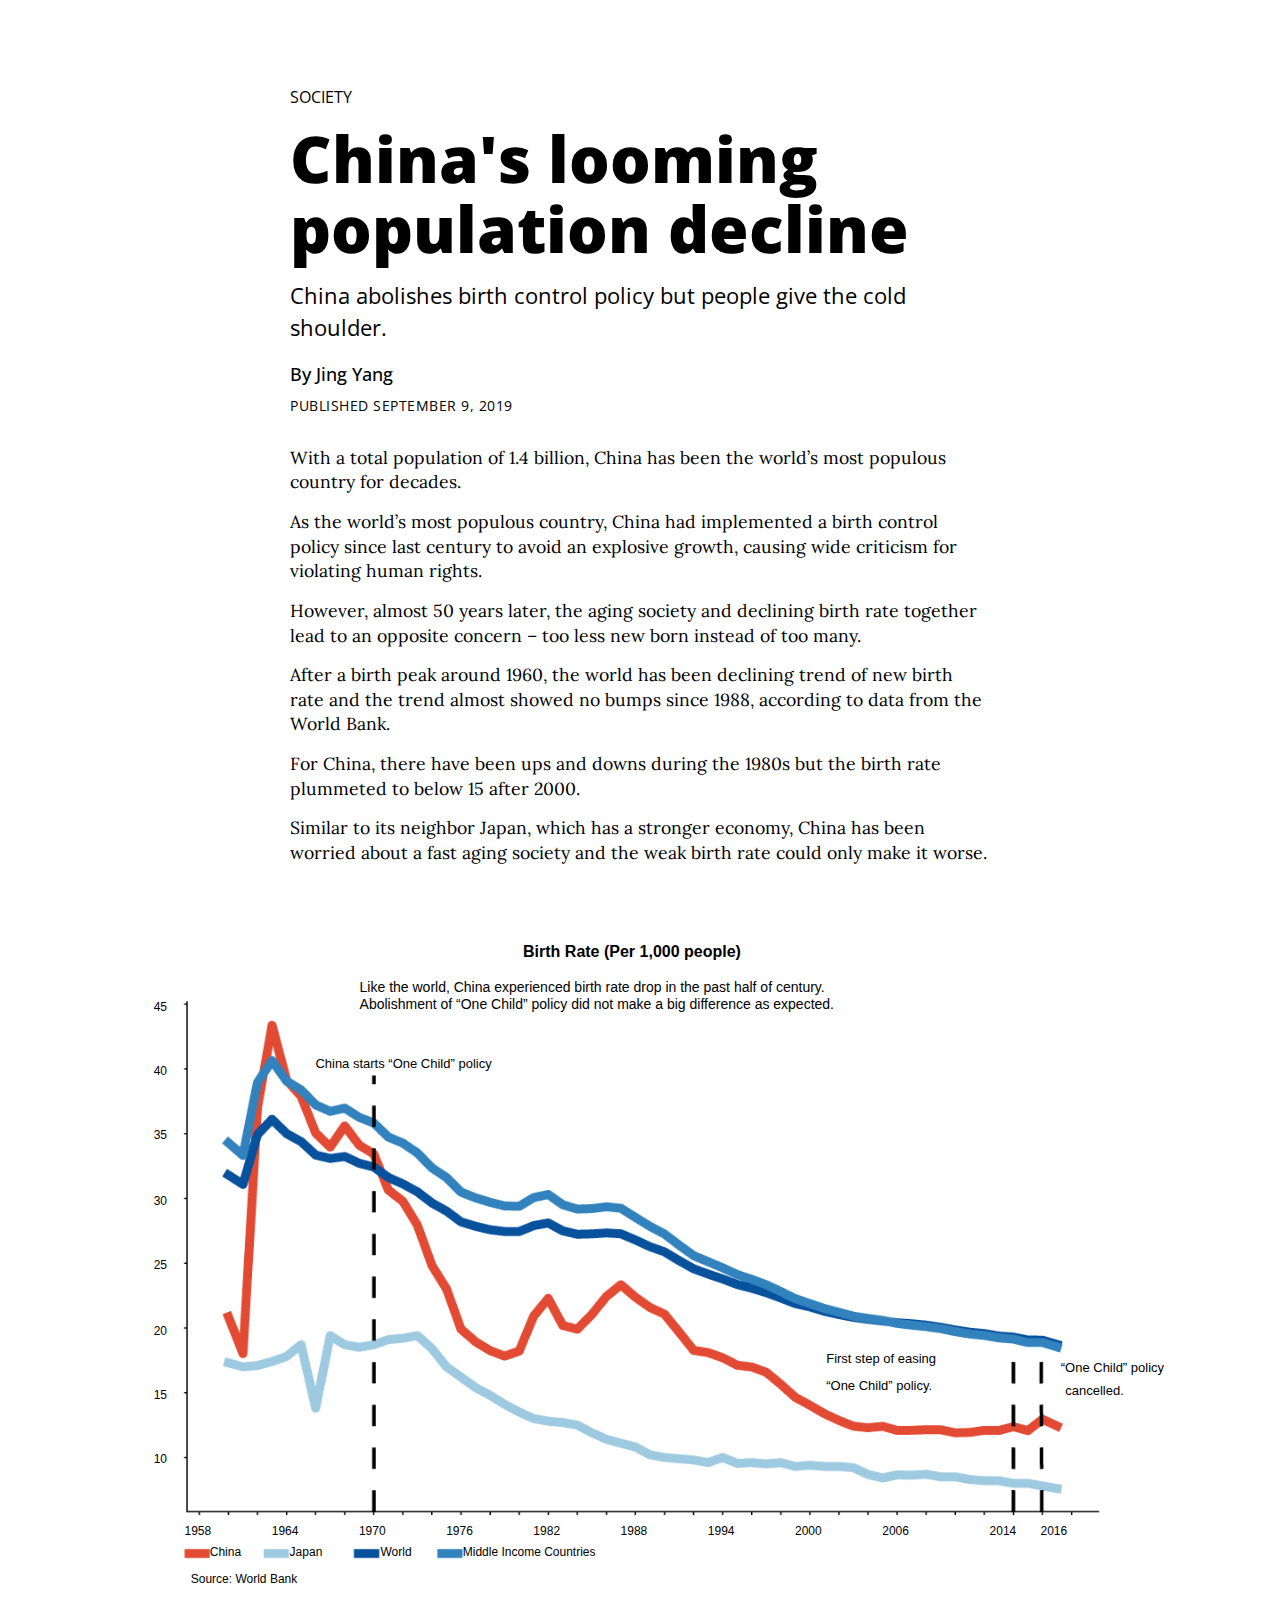
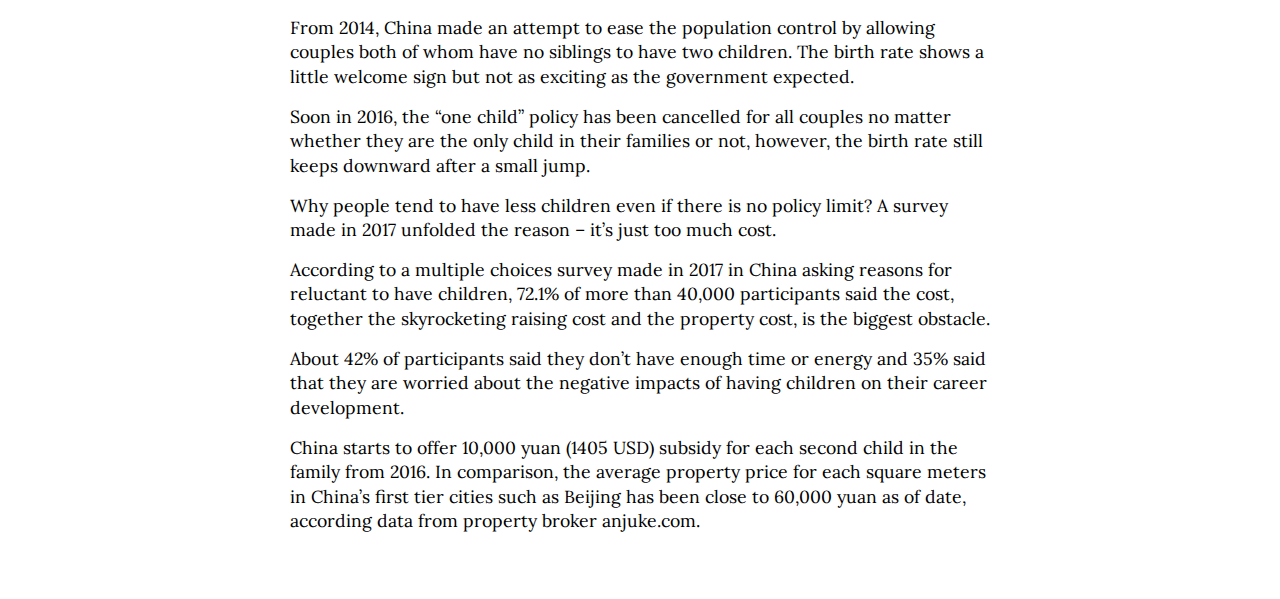
<file: P4-ChinaBirthRate/template.html>
<!doctype html>
<html lang="en">
  <head>
    <!-- Required meta tags -->
    <meta charset="utf-8">
    <meta name="viewport" content="width=device-width, initial-scale=1, shrink-to-fit=no">
      
    <style>
        body {
            margin:auto;
            padding:50px 10px;
            font-family: 'Open Sans', sans-serif;
        }

        .serif {
            font-family: 'Lora', serif;
        }
        .sans-serif {
            font-family: 'Open Sans', sans-serif;
        }

        /* choose a light or dark theme to add to the body tag. */
        .dark-theme {
            background-color: #151515;
            color: #fbfbfb;
        }
        .light-theme {
            background-color: white;
            color: black;
        }

        .header {
            padding-top:20px;
            padding-bottom:20px;
        }

        .story-body, .header, .chart-section, .footer {
            margin:auto;
            max-width: 700px;
        }

        .footer {
            padding-top:20px;
            padding-bottom:20px;
        }

        .chart-section.wide{
            width:100%;
            max-width:1200px;
        }

        .chart-section.wide p.chart-title {
            width:100%;
            max-width:700px;
            margin-left:auto;
            margin-right:auto;
        }
        .chart-section.wide p.chart-subhead {
            width:100%;
            max-width:700px;
            margin-left:auto;
            margin-right:auto;
        }


        /* text styles */

        p.kicker {
            font-size:1rem;
            text-transform:uppercase;
        }

        .text-center {
            text-align:center;
        }

        h1.headline {
            font-size: 4rem;
            line-height: 1.1;
            margin-bottom: 0.25rem;
            margin-top: 1rem;
            font-weight: 800;
        }

        h2.subhead {
            font-size: 1.4rem;
            line-height: 2rem;
            margin-bottom:0;
            margin-top: 15px;
            font-weight: 400;
        }

        p.body-text {
            font-size: 1.1rem;
            line-height: 1.4;
            margin-top:0;
            margin-bottom:15px;
        }

        h3.section-head {
            font-size:2rem;
            margin:40px 0 10px 0;
            font-weight:700;
            line-height:1.3;
        }

        .byline {
            font-size: 1.1rem;
            line-height: 0.75;
            margin-top: 1.5rem;
            font-weight: 500;
        }

        .date {
            font-size: 0.85rem;
            line-height: 1;
            margin-top: 10px;
            font-weight:400;
            text-transform:uppercase;
            letter-spacing:0.5px;
        }


        p.note {
            font-size:0.85rem;
        }

        /* chart styles */

        .chart-section {
            width:100%;
            max-width:1200px;
            padding:20px 0px;
        }

        .story-body .chart-section {
            padding-top:0px;
        }


        .chart-row {
            display:flex;
            justify-content: space-between;
            margin-top:20px;
        }

        p.chart-title {
            font-size:1.3rem;
            font-weight:700;
            max-width:700px;
            margin:0px auto 5px auto;
        }
        p.chart-subhead {
            margin:0 auto;
            max-width:700px;
            font-size:1rem;
            margin-bottom:15px;
        }

        p.chart-label {
            margin:0 0 5px 0;
            font-size:0.85rem;
            text-transform:uppercase;
            font-weight:600;
        }

        .chart-row .chart {
            width:100%;
            padding-right:15px;
            min-width:calc(25% - 15px);

        }



        p.chart-source {
            font-size:0.85rem;
            margin:0;
        }





        /* photos */

        .photo-section {
            padding:30px 0px;
            width:100%;
            margin:auto;
            display:flex;
            max-width:1200px;
        }

        .photo {
            width:100%;
            padding-right:15px;
        }
        .photo img {
            width:100%;	
        }

        p.caption {
            font-size:0.9rem;
            margin:0;
        }



        /* mobile */

        @media (max-width:700px) {

            .chart-row {
                display:block;
            }

            .chart-row .chart {
                padding:0;
            }

            .photo-section {
                display:block;
            }
            .photo {
                padding:0;
            }

        }

        #g-templates-laptop, #g-templates-medium, #g-templates-mobile {
            display: none;
        }

        @media (max-width: 490px) {
            #g-templates-mobile {
                display: block;
            }
        }

        @media (min-width: 490px) and (max-width: 620px) {
            #g-templates-laptop {
                display: block;
            }
        }

        @media (min-width: 620px)  {
            #g-templates-medium {
                display: block;
            }
        }

    </style>
   <!-- Generated by ai2html v0.94.0 - 2019-09-08 17:50 -->
<!-- ai file: HW1.ai -->
	<style media="screen,print">
		#g-HW1-box ,
		#g-HW1-box .g-artboard {
			margin:0 auto;
		}
		#g-HW1-box p {
			margin:0;
		}
		#g-HW1-box .g-aiAbs {
			position:absolute;
		}
		#g-HW1-box .g-aiImg {
			position:absolute;
			top:0;
			display:block;
			width:100% !important;
		}
		#g-HW1-box .g-aiSymbol {
			position: absolute;
			box-sizing: border-box;
		}
		#g-HW1-box .g-aiPointText p { white-space: nowrap; }
		#g-HW1-Artboard_1 {
			position:relative;
			overflow:hidden;
		}
		#g-HW1-Artboard_1 p {
			font-family:arial,helvetica,sans-serif;
			font-size:12px;
			line-height:14px;
			height:auto;
			filter:alpha(opacity=100);
			-ms-filter:progid:DXImageTransform.Microsoft.Alpha(Opacity=100);
			opacity:1;
			letter-spacing:0em;
			text-align:left;
			color:rgb(0,0,0);
			text-transform:none;
			padding-bottom:0;
			padding-top:0;
			mix-blend-mode:normal;
			font-style:normal;
			position:static;
		}
		#g-HW1-Artboard_1 .g-pstyle0 {
			font-size:14px;
			line-height:17px;
			height:17px;
		}
		#g-HW1-Artboard_1 .g-pstyle1 {
			height:14px;
		}
		#g-HW1-Artboard_1 .g-pstyle2 {
			font-size:11px;
			line-height:13px;
			height:13px;
		}
		#g-HW1-Artboard_1 .g-pstyle3 {
			font-size:7px;
			line-height:8px;
			height:8px;
		}
		#g-HW1-Artboard_2 {
			position:relative;
			overflow:hidden;
		}
		#g-HW1-Artboard_2 p {
			font-family:arial,helvetica,sans-serif;
			font-size:8px;
			line-height:10px;
			height:auto;
			filter:alpha(opacity=100);
			-ms-filter:progid:DXImageTransform.Microsoft.Alpha(Opacity=100);
			opacity:1;
			letter-spacing:0em;
			text-align:left;
			color:rgb(0,0,0);
			text-transform:none;
			padding-bottom:0;
			padding-top:0;
			mix-blend-mode:normal;
			font-style:normal;
			position:static;
		}
		#g-HW1-Artboard_2 .g-pstyle0 {
			font-size:10px;
			line-height:12px;
			height:12px;
		}
		#g-HW1-Artboard_2 .g-pstyle1 {
			font-size:7px;
			line-height:8px;
			height:8px;
		}
		#g-HW1-Artboard_2 .g-pstyle2 {
			height:10px;
		}
		#g-HW1-Artboard_2 .g-pstyle3 {
			font-size:6px;
			line-height:7px;
			height:7px;
		}
		#g-HW1-Artboard_2 .g-pstyle4 {
			font-size:9px;
			line-height:11px;
			height:11px;
		}
		#g-HW1-Artboard_2 .g-pstyle5 {
			font-size:6px;
			line-height:6px;
			height:6px;
		}
		#g-HW1-Artboard_2 .g-cstyle0 {
			font-size:6px;
		}
		#g-HW1-Artboard_4 {
			position:relative;
			overflow:hidden;
		}
		#g-HW1-Artboard_4 p {
			font-family:arial,helvetica,sans-serif;
			font-size:6px;
			line-height:7px;
			height:auto;
			filter:alpha(opacity=100);
			-ms-filter:progid:DXImageTransform.Microsoft.Alpha(Opacity=100);
			opacity:1;
			letter-spacing:0em;
			text-align:left;
			color:rgb(0,0,0);
			text-transform:none;
			padding-bottom:0;
			padding-top:0;
			mix-blend-mode:normal;
			font-style:normal;
			position:static;
		}
		#g-HW1-Artboard_4 .g-pstyle0 {
			font-size:10px;
			line-height:12px;
			height:12px;
		}
		#g-HW1-Artboard_4 .g-pstyle1 {
			height:7px;
		}
		#g-HW1-Artboard_4 .g-pstyle2 {
			font-size:8px;
			line-height:10px;
			height:10px;
		}
		#g-HW1-Artboard_4 .g-pstyle3 {
			font-size:7px;
			line-height:8px;
			height:8px;
		}
		#g-HW1-Artboard_4 .g-pstyle4 {
			font-size:5px;
			line-height:6px;
			height:6px;
		}
	</style>
    <!-- google fonts: Open Sans (sans-serif) and Lora (serif) -->
    <link href="https://fonts.googleapis.com/css?family=Open+Sans:300,300i,400,400i,600,600i,700,700i,800,800i&display=swap" rel="stylesheet">
    <link href="https://fonts.googleapis.com/css?family=Lora:400,400i,700&display=swap" rel="stylesheet">
      
    <title>China's looming population decline</title>
  </head>

  <body class="light-theme"> <!-- all of the content on your html page goes inside the body -->

    <div class="header">
      <p class="kicker">Society</p>
      <h1 class="headline">China's looming population decline</h1>
      <h2 class="subhead">China abolishes birth control policy but people give the cold shoulder.</h2>
      <p class="byline">By Jing Yang</p>
      <p class="date">Published September 9, 2019</p>
    </div>

    <div class="story-body">
      <p class="body-text serif">With a total population of 1.4 billion, China has been the world’s most populous country for decades.</p>
      <p class="body-text serif">As the world’s most populous country, China had implemented a birth control policy since last century to avoid an explosive growth, causing wide criticism for violating human rights.</p>
      <p class="body-text serif">However, almost 50 years later, the aging society and declining birth rate together lead to an opposite concern – too less new born instead of too many.</p>
      <p class="body-text serif">After a birth peak around 1960, the world has been declining trend of new birth rate and the trend almost showed no bumps since 1988, according to data from the World Bank.</p>
      <p class="body-text serif">For China, there have been ups and downs during the 1980s but the birth rate plummeted to below 15 after 2000. </p>
      <p class="body-text serif">Similar to its neighbor Japan, which has a stronger economy, China has been worried about a fast aging society and the weak birth rate could only make it worse.</p>
    </div>

    <div class="chart-section">
        <div class="chart-row">
          <div class="chart">




            <!--- PASTE YOUR AI2HTML AFTER THIS LINE -->
        
<!-- Generated by ai2html v0.94.0 - 2019-09-15 23:57 -->
<!-- ai file: Untitled-8.ai -->
<style media="screen,print">
	#g-Untitled-8-box ,
	#g-Untitled-8-box .g-artboard {
		margin:0 auto;
	}
	#g-Untitled-8-box p {
		margin:0;
	}
	#g-Untitled-8-box .g-aiAbs {
		position:absolute;
	}
	#g-Untitled-8-box .g-aiImg {
		position:absolute;
		top:0;
		display:block;
		width:100% !important;
	}
	#g-Untitled-8-box .g-aiSymbol {
		position: absolute;
		box-sizing: border-box;
	}
	#g-Untitled-8-box .g-aiPointText p { white-space: nowrap; }
	#g-Untitled-8-Artboard_1 {
		position:relative;
		overflow:hidden;
	}
	#g-Untitled-8-Artboard_1 p {
		font-family:arial,helvetica,sans-serif;
		font-size:14px;
		line-height:17px;
		height:auto;
		filter:alpha(opacity=100);
		-ms-filter:progid:DXImageTransform.Microsoft.Alpha(Opacity=100);
		opacity:1;
		letter-spacing:0em;
		text-align:left;
		color:rgb(0,0,0);
		text-transform:none;
		padding-bottom:0;
		padding-top:0;
		mix-blend-mode:normal;
		font-style:normal;
		position:static;
	}
	#g-Untitled-8-Artboard_1 .g-pstyle0 {
		font-weight:bold;
		font-size:16px;
		line-height:19px;
		height:19px;
	}
	#g-Untitled-8-Artboard_1 .g-pstyle1 {
		height:17px;
	}
	#g-Untitled-8-Artboard_1 .g-pstyle2 {
		font-size:12px;
		line-height:14px;
		height:14px;
	}
	#g-Untitled-8-Artboard_1 .g-pstyle3 {
		font-size:13px;
		line-height:15px;
		height:15px;
	}
	#g-Untitled-8-Artboard_1 .g-pstyle4 {
		font-size:7px;
		line-height:9px;
		height:9px;
	}
	#g-Untitled-8-Artboard_2 {
		position:relative;
		overflow:hidden;
	}
	#g-Untitled-8-Artboard_2 p {
		font-family:arial,helvetica,sans-serif;
		font-size:11px;
		line-height:13px;
		height:auto;
		filter:alpha(opacity=100);
		-ms-filter:progid:DXImageTransform.Microsoft.Alpha(Opacity=100);
		opacity:1;
		letter-spacing:0em;
		text-align:left;
		color:rgb(0,0,0);
		text-transform:none;
		padding-bottom:0;
		padding-top:0;
		mix-blend-mode:normal;
		font-style:normal;
		position:static;
	}
	#g-Untitled-8-Artboard_2 .g-pstyle0 {
		font-weight:bold;
		font-size:13px;
		line-height:15px;
		height:15px;
	}
	#g-Untitled-8-Artboard_2 .g-pstyle1 {
		height:13px;
	}
	#g-Untitled-8-Artboard_2 .g-pstyle2 {
		font-size:9px;
		line-height:11px;
		height:11px;
	}
	#g-Untitled-8-Artboard_2 .g-pstyle3 {
		font-size:10px;
		line-height:12px;
		height:12px;
	}
	#g-Untitled-8-Artboard_2 .g-pstyle4 {
		font-size:6px;
		line-height:7px;
		height:7px;
	}
	#g-Untitled-8-Artboard_3 {
		position:relative;
		overflow:hidden;
	}
	#g-Untitled-8-Artboard_3 p {
		font-family:arial,helvetica,sans-serif;
		font-size:14px;
		line-height:17px;
		height:auto;
		filter:alpha(opacity=100);
		-ms-filter:progid:DXImageTransform.Microsoft.Alpha(Opacity=100);
		opacity:1;
		letter-spacing:0em;
		text-align:left;
		color:rgb(0,0,0);
		text-transform:none;
		padding-bottom:0;
		padding-top:0;
		mix-blend-mode:normal;
		font-style:normal;
		position:static;
	}
	#g-Untitled-8-Artboard_3 .g-pstyle0 {
		font-weight:bold;
		font-size:16px;
		line-height:19px;
		height:19px;
	}
	#g-Untitled-8-Artboard_3 .g-pstyle1 {
		height:17px;
	}
	#g-Untitled-8-Artboard_3 .g-pstyle2 {
		font-size:12px;
		line-height:14px;
		height:14px;
	}
	#g-Untitled-8-Artboard_3 .g-pstyle3 {
		font-size:13px;
		line-height:15px;
		height:15px;
	}
	#g-Untitled-8-Artboard_3 .g-pstyle4 {
		font-size:7px;
		line-height:9px;
		height:9px;
	}
	#g-Untitled-8-Artboard_4 {
		position:relative;
		overflow:hidden;
	}
	#g-Untitled-8-Artboard_4 p {
		font-family:arial,helvetica,sans-serif;
		font-size:12px;
		line-height:14px;
		height:auto;
		filter:alpha(opacity=100);
		-ms-filter:progid:DXImageTransform.Microsoft.Alpha(Opacity=100);
		opacity:1;
		letter-spacing:0em;
		text-align:left;
		color:rgb(0,0,0);
		text-transform:none;
		padding-bottom:0;
		padding-top:0;
		mix-blend-mode:normal;
		font-style:normal;
		position:static;
	}
	#g-Untitled-8-Artboard_4 .g-pstyle0 {
		font-weight:bold;
		font-size:14px;
		line-height:17px;
		height:17px;
	}
	#g-Untitled-8-Artboard_4 .g-pstyle1 {
		font-weight:bold;
		font-size:13px;
		line-height:15px;
		height:15px;
	}
	#g-Untitled-8-Artboard_4 .g-pstyle2 {
		height:14px;
	}
	#g-Untitled-8-Artboard_4 .g-pstyle3 {
		font-size:9px;
		line-height:11px;
	}
	#g-Untitled-8-Artboard_4 .g-pstyle4 {
		font-size:9px;
		line-height:11px;
		height:11px;
	}

</style>

<div id="g-Untitled-8-box" class="ai2html">

	<!-- Artboard: Artboard_1 -->
	<div id="g-Untitled-8-Artboard_1" class="g-artboard" style="min-width: 620px;max-width: 664px;max-height: 455px" data-aspect-ratio="1.459" data-min-width="620" data-max-width="664">
<div style="padding: 0 0 68.5484% 0;"></div>
		<img id="g-Untitled-8-Artboard_1-img" class="g-aiImg" alt="" src="ai2html-output/Untitled-8-Artboard_1.png"/>
		<div id="g-ai0-1" class="g-Layer_1 g-aiAbs g-aiPointText" style="top:9.7353%;margin-top:-11.4px;left:35.498%;width:212px;">
			<p class="g-pstyle0">Birth Rate (Per 1,000 people)</p>
		</div>
		<div id="g-ai0-2" class="g-Layer_1 g-aiAbs g-aiPointText" style="top:15.5717%;margin-top:-18.2px;left:20.6996%;width:446px;">
			<p class="g-pstyle1">Like the world, China experienced birth rate drop in the past half of century. </p>
			<p class="g-pstyle1">Abolishment of &ldquo;One Child&rdquo; policy did not make a big difference as expected. </p>
		</div>
		<div id="g-ai0-3" class="g-Layer_1 g-aiAbs g-aiPointText" style="top:16.7009%;margin-top:-8px;left:2.0615%;width:33px;">
			<p class="g-pstyle2">45</p>
		</div>
		<div id="g-ai0-4" class="g-Layer_1 g-aiAbs g-aiPointText" style="top:24.1443%;margin-top:-8.6px;left:16.6994%;width:174px;">
			<p class="g-pstyle3">China starts &ldquo;One Child&rdquo; policy</p>
		</div>
		<div id="g-ai0-5" class="g-Layer_1 g-aiAbs g-aiPointText" style="top:24.0843%;margin-top:-5.4px;left:19.5837%;width:24px;">
			<p class="g-pstyle4"> </p>
		</div>
		<div id="g-ai0-6" class="g-Layer_1 g-aiAbs g-aiPointText" style="top:25.4068%;margin-top:-8px;left:2.0615%;width:33px;">
			<p class="g-pstyle2">40</p>
		</div>
		<div id="g-ai0-7" class="g-Layer_1 g-aiAbs g-aiPointText" style="top:33.8774%;margin-top:-8px;left:2.0615%;width:33px;">
			<p class="g-pstyle2">35</p>
		</div>
		<div id="g-ai0-8" class="g-Layer_1 g-aiAbs g-aiPointText" style="top:42.348%;margin-top:-8px;left:2.0615%;width:33px;">
			<p class="g-pstyle2">30</p>
		</div>
		<div id="g-ai0-9" class="g-Layer_1 g-aiAbs g-aiPointText" style="top:51.0539%;margin-top:-8px;left:2.0615%;width:33px;">
			<p class="g-pstyle2">25</p>
		</div>
		<div id="g-ai0-10" class="g-Layer_1 g-aiAbs g-aiPointText" style="top:59.5245%;margin-top:-8px;left:2.0615%;width:33px;">
			<p class="g-pstyle2">20</p>
		</div>
		<div id="g-ai0-11" class="g-Layer_1 g-aiAbs g-aiPointText" style="top:63.2031%;margin-top:-8.6px;left:62.9355%;width:120px;">
			<p class="g-pstyle3">First step of easing </p>
		</div>
		<div id="g-ai0-12" class="g-Layer_1 g-aiAbs g-aiPointText" style="top:64.6149%;margin-top:-8.6px;left:84.1641%;width:114px;">
			<p class="g-pstyle3">&ldquo;One Child&rdquo; policy </p>
		</div>
		<div id="g-ai0-13" class="g-Layer_1 g-aiAbs g-aiPointText" style="top:66.9678%;margin-top:-8.6px;left:62.9355%;width:113px;">
			<p class="g-pstyle3">&ldquo;One Child&rdquo; policy.</p>
		</div>
		<div id="g-ai0-14" class="g-Layer_1 g-aiAbs g-aiPointText" style="top:67.4384%;margin-top:-8.6px;left:84.5689%;width:76px;">
			<p class="g-pstyle3">cancelled. </p>
		</div>
		<div id="g-ai0-15" class="g-Layer_1 g-aiAbs g-aiPointText" style="top:67.9951%;margin-top:-8px;left:2.0615%;width:33px;">
			<p class="g-pstyle2">15</p>
		</div>
		<div id="g-ai0-16" class="g-Layer_1 g-aiAbs g-aiPointText" style="top:76.7009%;margin-top:-8px;left:2.0615%;width:33px;">
			<p class="g-pstyle2">10</p>
		</div>
		<div id="g-ai0-17" class="g-Layer_1 g-aiAbs g-aiPointText" style="top:85.8774%;margin-top:-8px;left:4.8541%;width:45px;">
			<p class="g-pstyle2">1958</p>
		</div>
		<div id="g-ai0-18" class="g-Layer_1 g-aiAbs g-aiPointText" style="top:85.8774%;margin-top:-8px;left:12.7481%;width:45px;">
			<p class="g-pstyle2">1964</p>
		</div>
		<div id="g-ai0-19" class="g-Layer_1 g-aiAbs g-aiPointText" style="top:85.8774%;margin-top:-8px;left:20.6423%;width:45px;">
			<p class="g-pstyle2">1970</p>
		</div>
		<div id="g-ai0-20" class="g-Layer_1 g-aiAbs g-aiPointText" style="top:85.8774%;margin-top:-8px;left:28.5359%;width:45px;">
			<p class="g-pstyle2">1976</p>
		</div>
		<div id="g-ai0-21" class="g-Layer_1 g-aiAbs g-aiPointText" style="top:85.8774%;margin-top:-8px;left:36.4305%;width:45px;">
			<p class="g-pstyle2">1982</p>
		</div>
		<div id="g-ai0-22" class="g-Layer_1 g-aiAbs g-aiPointText" style="top:85.8774%;margin-top:-8px;left:44.3241%;width:45px;">
			<p class="g-pstyle2">1988</p>
		</div>
		<div id="g-ai0-23" class="g-Layer_1 g-aiAbs g-aiPointText" style="top:85.8774%;margin-top:-8px;left:52.2177%;width:45px;">
			<p class="g-pstyle2">1994</p>
		</div>
		<div id="g-ai0-24" class="g-Layer_1 g-aiAbs g-aiPointText" style="top:85.8774%;margin-top:-8px;left:60.1121%;width:45px;">
			<p class="g-pstyle2">2000</p>
		</div>
		<div id="g-ai0-25" class="g-Layer_1 g-aiAbs g-aiPointText" style="top:85.8774%;margin-top:-8px;left:68.0059%;width:45px;">
			<p class="g-pstyle2">2006</p>
		</div>
		<div id="g-ai0-26" class="g-Layer_1 g-aiAbs g-aiPointText" style="top:85.8774%;margin-top:-8px;left:82.3294%;width:45px;">
			<p class="g-pstyle2">2016</p>
		</div>
		<div id="g-ai0-27" class="g-Layer_1 g-aiAbs g-aiPointText" style="top:85.8774%;margin-top:-8px;left:77.7216%;width:45px;">
			<p class="g-pstyle2">2014</p>
		</div>
		<div id="g-ai0-28" class="g-Layer_1 g-aiAbs g-aiPointText" style="top:88.7009%;margin-top:-8px;left:7.1362%;width:49px;">
			<p class="g-pstyle2">China</p>
		</div>
		<div id="g-ai0-29" class="g-Layer_1 g-aiAbs g-aiPointText" style="top:88.7009%;margin-top:-8px;left:14.3674%;width:50px;">
			<p class="g-pstyle2">Japan</p>
		</div>
		<div id="g-ai0-30" class="g-Layer_1 g-aiAbs g-aiPointText" style="top:88.7009%;margin-top:-8px;left:22.5921%;width:49px;">
			<p class="g-pstyle2">World</p>
		</div>
		<div id="g-ai0-31" class="g-Layer_1 g-aiAbs g-aiPointText" style="top:88.7009%;margin-top:-8px;left:30.0417%;width:136px;">
			<p class="g-pstyle2">Middle Income Countries</p>
		</div>
		<div id="g-ai0-32" class="g-Layer_1 g-aiAbs g-aiPointText" style="top:92.4656%;margin-top:-8px;left:5.4188%;width:110px;">
			<p class="g-pstyle2">Source: World Bank</p>
		</div>
	</div>

	<!-- Artboard: Artboard_2 -->
	<div id="g-Untitled-8-Artboard_2" class="g-artboard" style="min-width: 490px;max-width: 619px;max-height: 442px" data-aspect-ratio="1.4" data-min-width="490" data-max-width="619">
<div style="padding: 0 0 71.4286% 0;"></div>
		<img id="g-Untitled-8-Artboard_2-img" class="g-aiImg" alt="" src="ai2html-output/Untitled-8-Artboard_2.png"/>
		<div id="g-ai1-1" class="g-Layer_1 g-aiAbs g-aiPointText" style="top:11.3687%;margin-top:-8.8px;left:36.0623%;width:175px;">
			<p class="g-pstyle0">Birth Rate (Per 1,000 people)</p>
		</div>
		<div id="g-ai1-2" class="g-Layer_1 g-aiAbs g-aiPointText" style="top:16.9026%;margin-top:-14.2px;left:20.9556%;width:364px;">
			<p class="g-pstyle1">Like the world, China experienced birth rate drop in the past half of century. </p>
			<p class="g-pstyle1">Abolishment of &ldquo;One Child&rdquo; policy did not make a big difference as expected. </p>
		</div>
		<div id="g-ai1-3" class="g-Layer_1 g-aiAbs g-aiPointText" style="top:18.1445%;margin-top:-6.5px;left:1.93%;width:31px;">
			<p class="g-pstyle2">45</p>
		</div>
		<div id="g-ai1-4" class="g-Layer_1 g-aiAbs g-aiPointText" style="top:25.4304%;margin-top:-7px;left:16.8722%;width:145px;">
			<p class="g-pstyle3">China starts &ldquo;One Child&rdquo; policy</p>
		</div>
		<div id="g-ai1-5" class="g-Layer_1 g-aiAbs g-aiPointText" style="top:25.1253%;margin-top:-3.9px;left:19.8166%;width:23px;">
			<p class="g-pstyle4"> </p>
		</div>
		<div id="g-ai1-6" class="g-Layer_1 g-aiAbs g-aiPointText" style="top:26.4302%;margin-top:-6.5px;left:1.93%;width:31px;">
			<p class="g-pstyle2">40</p>
		</div>
		<div id="g-ai1-7" class="g-Layer_1 g-aiAbs g-aiPointText" style="top:34.716%;margin-top:-6.5px;left:1.93%;width:31px;">
			<p class="g-pstyle2">35</p>
		</div>
		<div id="g-ai1-8" class="g-Layer_1 g-aiAbs g-aiPointText" style="top:42.716%;margin-top:-6.5px;left:1.93%;width:31px;">
			<p class="g-pstyle2">30</p>
		</div>
		<div id="g-ai1-9" class="g-Layer_1 g-aiAbs g-aiPointText" style="top:51.0017%;margin-top:-6.5px;left:1.93%;width:31px;">
			<p class="g-pstyle2">25</p>
		</div>
		<div id="g-ai1-10" class="g-Layer_1 g-aiAbs g-aiPointText" style="top:59.2874%;margin-top:-6.5px;left:1.93%;width:31px;">
			<p class="g-pstyle2">20</p>
		</div>
		<div id="g-ai1-11" class="g-Layer_1 g-aiAbs g-aiPointText" style="top:64.0018%;margin-top:-7px;left:64.0705%;width:101px;">
			<p class="g-pstyle3">First step of easing </p>
		</div>
		<div id="g-ai1-12" class="g-Layer_1 g-aiAbs g-aiPointText" style="top:64.0018%;margin-top:-7px;left:84.9243%;width:96px;">
			<p class="g-pstyle3">&ldquo;One Child&rdquo; policy </p>
		</div>
		<div id="g-ai1-13" class="g-Layer_1 g-aiAbs g-aiPointText" style="top:66.859%;margin-top:-7px;left:85.3376%;width:65px;">
			<p class="g-pstyle3">cancelled. </p>
		</div>
		<div id="g-ai1-14" class="g-Layer_1 g-aiAbs g-aiPointText" style="top:66.859%;margin-top:-7px;left:64.0705%;width:96px;">
			<p class="g-pstyle3">&ldquo;One Child&rdquo; policy.</p>
		</div>
		<div id="g-ai1-15" class="g-Layer_1 g-aiAbs g-aiPointText" style="top:67.5731%;margin-top:-6.5px;left:1.93%;width:31px;">
			<p class="g-pstyle2">15</p>
		</div>
		<div id="g-ai1-16" class="g-Layer_1 g-aiAbs g-aiPointText" style="top:75.5731%;margin-top:-6.5px;left:1.93%;width:31px;">
			<p class="g-pstyle2">10</p>
		</div>
		<div id="g-ai1-17" class="g-Layer_1 g-aiAbs g-aiPointText" style="top:84.4302%;margin-top:-6.5px;left:4.7808%;width:40px;">
			<p class="g-pstyle2">1958</p>
		</div>
		<div id="g-ai1-18" class="g-Layer_1 g-aiAbs g-aiPointText" style="top:84.4302%;margin-top:-6.5px;left:12.8388%;width:40px;">
			<p class="g-pstyle2">1964</p>
		</div>
		<div id="g-ai1-19" class="g-Layer_1 g-aiAbs g-aiPointText" style="top:84.4302%;margin-top:-6.5px;left:20.8972%;width:40px;">
			<p class="g-pstyle2">1970</p>
		</div>
		<div id="g-ai1-20" class="g-Layer_1 g-aiAbs g-aiPointText" style="top:84.4302%;margin-top:-6.5px;left:28.9553%;width:40px;">
			<p class="g-pstyle2">1976</p>
		</div>
		<div id="g-ai1-21" class="g-Layer_1 g-aiAbs g-aiPointText" style="top:84.4302%;margin-top:-6.5px;left:37.0141%;width:40px;">
			<p class="g-pstyle2">1982</p>
		</div>
		<div id="g-ai1-22" class="g-Layer_1 g-aiAbs g-aiPointText" style="top:84.4302%;margin-top:-6.5px;left:45.0717%;width:40px;">
			<p class="g-pstyle2">1988</p>
		</div>
		<div id="g-ai1-23" class="g-Layer_1 g-aiAbs g-aiPointText" style="top:84.4302%;margin-top:-6.5px;left:53.1298%;width:40px;">
			<p class="g-pstyle2">1994</p>
		</div>
		<div id="g-ai1-24" class="g-Layer_1 g-aiAbs g-aiPointText" style="top:84.4302%;margin-top:-6.5px;left:61.1882%;width:40px;">
			<p class="g-pstyle2">2000</p>
		</div>
		<div id="g-ai1-25" class="g-Layer_1 g-aiAbs g-aiPointText" style="top:84.4302%;margin-top:-6.5px;left:69.2463%;width:40px;">
			<p class="g-pstyle2">2006</p>
		</div>
		<div id="g-ai1-26" class="g-Layer_1 g-aiAbs g-aiPointText" style="top:84.4302%;margin-top:-6.5px;left:83.868%;width:40px;">
			<p class="g-pstyle2">2016</p>
		</div>
		<div id="g-ai1-27" class="g-Layer_1 g-aiAbs g-aiPointText" style="top:84.4302%;margin-top:-6.5px;left:79.1317%;width:40px;">
			<p class="g-pstyle2">2014</p>
		</div>
		<div id="g-ai1-28" class="g-Layer_1 g-aiAbs g-aiPointText" style="top:87.2874%;margin-top:-6.5px;left:7.1102%;width:44px;">
			<p class="g-pstyle2">China</p>
		</div>
		<div id="g-ai1-29" class="g-Layer_1 g-aiAbs g-aiPointText" style="top:87.2874%;margin-top:-6.5px;left:14.4918%;width:45px;">
			<p class="g-pstyle2">Japan</p>
		</div>
		<div id="g-ai1-30" class="g-Layer_1 g-aiAbs g-aiPointText" style="top:87.2874%;margin-top:-6.5px;left:22.8878%;width:43px;">
			<p class="g-pstyle2">World</p>
		</div>
		<div id="g-ai1-31" class="g-Layer_1 g-aiAbs g-aiPointText" style="top:87.2874%;margin-top:-6.5px;left:30.4923%;width:114px;">
			<p class="g-pstyle2">Middle Income Countries</p>
		</div>
		<div id="g-ai1-32" class="g-Layer_1 g-aiAbs g-aiPointText" style="top:90.716%;margin-top:-6.5px;left:5.3571%;width:93px;">
			<p class="g-pstyle2">Source: World Bank</p>
		</div>
	</div>

	<!-- Artboard: Artboard_3 -->
	<div id="g-Untitled-8-Artboard_3" class="g-artboard" style="min-width: 665px;" data-aspect-ratio="1.755" data-min-width="665">
<div style="padding: 0 0 56.9925% 0;"></div>
		<img id="g-Untitled-8-Artboard_3-img" class="g-aiImg" alt="" src="ai2html-output/Untitled-8-Artboard_3.png"/>
		<div id="g-ai2-1" class="g-Layer_1 g-aiAbs g-aiPointText" style="top:4.8483%;margin-top:-11.4px;left:40.7651%;width:212px;">
			<p class="g-pstyle0">Birth Rate (Per 1,000 people)</p>
		</div>
		<div id="g-ai2-2" class="g-Layer_1 g-aiAbs g-aiPointText" style="top:11.3931%;margin-top:-18.2px;left:26.968%;width:446px;">
			<p class="g-pstyle1">Like the world, China experienced birth rate drop in the past half of century. </p>
			<p class="g-pstyle1">Abolishment of &ldquo;One Child&rdquo; policy did not make a big difference as expected. </p>
		</div>
		<div id="g-ai2-3" class="g-Layer_1 g-aiAbs g-aiPointText" style="top:12.9232%;margin-top:-8px;left:9.5912%;width:33px;">
			<p class="g-pstyle2">45</p>
		</div>
		<div id="g-ai2-4" class="g-Layer_1 g-aiAbs g-aiPointText" style="top:21.27%;margin-top:-8.6px;left:23.2385%;width:174px;">
			<p class="g-pstyle3">China starts &ldquo;One Child&rdquo; policy</p>
		</div>
		<div id="g-ai2-5" class="g-Layer_1 g-aiAbs g-aiPointText" style="top:20.9389%;margin-top:-5.4px;left:25.9277%;width:24px;">
			<p class="g-pstyle4"> </p>
		</div>
		<div id="g-ai2-6" class="g-Layer_1 g-aiAbs g-aiPointText" style="top:22.4219%;margin-top:-8px;left:9.5912%;width:33px;">
			<p class="g-pstyle2">40</p>
		</div>
		<div id="g-ai2-7" class="g-Layer_1 g-aiAbs g-aiPointText" style="top:31.9206%;margin-top:-8px;left:9.5912%;width:33px;">
			<p class="g-pstyle2">35</p>
		</div>
		<div id="g-ai2-8" class="g-Layer_1 g-aiAbs g-aiPointText" style="top:41.6831%;margin-top:-8px;left:9.5912%;width:33px;">
			<p class="g-pstyle2">30</p>
		</div>
		<div id="g-ai2-9" class="g-Layer_1 g-aiAbs g-aiPointText" style="top:51.1818%;margin-top:-8px;left:9.5912%;width:33px;">
			<p class="g-pstyle2">25</p>
		</div>
		<div id="g-ai2-10" class="g-Layer_1 g-aiAbs g-aiPointText" style="top:60.9443%;margin-top:-8px;left:9.5912%;width:33px;">
			<p class="g-pstyle2">20</p>
		</div>
		<div id="g-ai2-11" class="g-Layer_1 g-aiAbs g-aiPointText" style="top:65.0695%;margin-top:-8.6px;left:66.3459%;width:120px;">
			<p class="g-pstyle3">First step of easing </p>
		</div>
		<div id="g-ai2-12" class="g-Layer_1 g-aiAbs g-aiPointText" style="top:66.3887%;margin-top:-8.6px;left:86.138%;width:114px;">
			<p class="g-pstyle3">&ldquo;One Child&rdquo; policy </p>
		</div>
		<div id="g-ai2-13" class="g-Layer_1 g-aiAbs g-aiPointText" style="top:69.0273%;margin-top:-8.6px;left:66.3459%;width:113px;">
			<p class="g-pstyle3">&ldquo;One Child&rdquo; policy.</p>
		</div>
		<div id="g-ai2-14" class="g-Layer_1 g-aiAbs g-aiPointText" style="top:69.8188%;margin-top:-8.6px;left:86.5154%;width:76px;">
			<p class="g-pstyle3">cancelled. </p>
		</div>
		<div id="g-ai2-15" class="g-Layer_1 g-aiAbs g-aiPointText" style="top:70.443%;margin-top:-8px;left:9.5912%;width:33px;">
			<p class="g-pstyle2">15</p>
		</div>
		<div id="g-ai2-16" class="g-Layer_1 g-aiAbs g-aiPointText" style="top:79.9417%;margin-top:-8px;left:9.5912%;width:33px;">
			<p class="g-pstyle2">10</p>
		</div>
		<div id="g-ai2-17" class="g-Layer_1 g-aiAbs g-aiPointText" style="top:90.4958%;margin-top:-8px;left:12.1948%;width:45px;">
			<p class="g-pstyle2">1958</p>
		</div>
		<div id="g-ai2-18" class="g-Layer_1 g-aiAbs g-aiPointText" style="top:90.4958%;margin-top:-8px;left:19.5546%;width:45px;">
			<p class="g-pstyle2">1964</p>
		</div>
		<div id="g-ai2-19" class="g-Layer_1 g-aiAbs g-aiPointText" style="top:90.4958%;margin-top:-8px;left:26.9146%;width:45px;">
			<p class="g-pstyle2">1970</p>
		</div>
		<div id="g-ai2-20" class="g-Layer_1 g-aiAbs g-aiPointText" style="top:90.4958%;margin-top:-8px;left:34.2741%;width:45px;">
			<p class="g-pstyle2">1976</p>
		</div>
		<div id="g-ai2-21" class="g-Layer_1 g-aiAbs g-aiPointText" style="top:90.4958%;margin-top:-8px;left:41.6345%;width:45px;">
			<p class="g-pstyle2">1982</p>
		</div>
		<div id="g-ai2-22" class="g-Layer_1 g-aiAbs g-aiPointText" style="top:90.4958%;margin-top:-8px;left:48.9939%;width:45px;">
			<p class="g-pstyle2">1988</p>
		</div>
		<div id="g-ai2-23" class="g-Layer_1 g-aiAbs g-aiPointText" style="top:90.4958%;margin-top:-8px;left:56.3534%;width:45px;">
			<p class="g-pstyle2">1994</p>
		</div>
		<div id="g-ai2-24" class="g-Layer_1 g-aiAbs g-aiPointText" style="top:90.4958%;margin-top:-8px;left:63.7136%;width:45px;">
			<p class="g-pstyle2">2000</p>
		</div>
		<div id="g-ai2-25" class="g-Layer_1 g-aiAbs g-aiPointText" style="top:90.4958%;margin-top:-8px;left:71.0732%;width:45px;">
			<p class="g-pstyle2">2006</p>
		</div>
		<div id="g-ai2-26" class="g-Layer_1 g-aiAbs g-aiPointText" style="top:90.4958%;margin-top:-8px;left:84.4274%;width:45px;">
			<p class="g-pstyle2">2016</p>
		</div>
		<div id="g-ai2-27" class="g-Layer_1 g-aiAbs g-aiPointText" style="top:90.4958%;margin-top:-8px;left:80.1314%;width:45px;">
			<p class="g-pstyle2">2014</p>
		</div>
		<div id="g-ai2-28" class="g-Layer_1 g-aiAbs g-aiPointText" style="top:93.662%;margin-top:-8px;left:14.3224%;width:49px;">
			<p class="g-pstyle2">China</p>
		</div>
		<div id="g-ai2-29" class="g-Layer_1 g-aiAbs g-aiPointText" style="top:93.662%;margin-top:-8px;left:21.0644%;width:50px;">
			<p class="g-pstyle2">Japan</p>
		</div>
		<div id="g-ai2-30" class="g-Layer_1 g-aiAbs g-aiPointText" style="top:93.662%;margin-top:-8px;left:28.7325%;width:49px;">
			<p class="g-pstyle2">World</p>
		</div>
		<div id="g-ai2-31" class="g-Layer_1 g-aiAbs g-aiPointText" style="top:93.662%;margin-top:-8px;left:35.678%;width:136px;">
			<p class="g-pstyle2">Middle Income Countries</p>
		</div>
		<div id="g-ai2-32" class="g-Layer_1 g-aiAbs g-aiPointText" style="top:97.6198%;margin-top:-8px;left:12.7213%;width:110px;">
			<p class="g-pstyle2">Source: World Bank</p>
		</div>
	</div>

	<!-- Artboard: Artboard_4 -->
	<div id="g-Untitled-8-Artboard_4" class="g-artboard" style="max-width: 489px;max-height: 347px" data-aspect-ratio="1.411" data-min-width="0" data-max-width="489">
<div style="padding: 0 0 70.88% 0;"></div>
		<img id="g-Untitled-8-Artboard_4-img" class="g-aiImg" alt="" src="ai2html-output/Untitled-8-Artboard_4.png"/>
		<div id="g-ai3-1" class="g-Layer_1 g-aiAbs g-aiPointText" style="top:7.2011%;margin-top:-10.1px;left:26.3214%;width:192px;">
			<p class="g-pstyle0">Birth Rate (Per 1,000 people)</p>
		</div>
		<div id="g-ai3-3" class="g-Layer_1 g-aiAbs g-aiPointText" style="top:16.2895%;margin-top:-15.3px;left:1.2484%;width:393px;">
			<p class="g-pstyle2">Like the world, China experienced birth rate drop in the past half of century. </p>
			<p class="g-pstyle2">Abolishment of &ldquo;One Child&rdquo; policy did not make a big difference as expected. </p>
		</div>
		<div id="g-ai3-4" class="g-Layer_1 g-aiAbs" style="top:31.2265%;left:12.646%;width:14.9333%;">
			<p>World</p>
		</div>
		<div id="g-ai3-5" class="g-Layer_1 g-aiAbs" style="top:42.1369%;left:8.8%;width:48.5333%;">
			<p>Middle </p>
			<p>Inciome</p>
			<p>Countries</p>
		</div>
		<div id="g-ai3-6" class="g-Layer_1 g-aiAbs" style="top:63.9579%;left:12.646%;width:14.9333%;">
			<p>China</p>
		</div>
		<div id="g-ai3-7" class="g-Layer_1 g-aiAbs" style="top:79.383%;left:12.646%;width:14.9333%;">
			<p>Japan</p>
		</div>
		<div id="g-ai3-8" class="g-Layer_1 g-aiAbs" style="top:92.1746%;left:22.7188%;width:3.2%;">
			<p class="g-pstyle3">0</p>
		</div>
		<div id="g-ai3-9" class="g-Layer_1 g-aiAbs" style="top:92.1746%;left:29.1188%;width:5.0667%;">
			<p class="g-pstyle3">2.5</p>
		</div>
		<div id="g-ai3-10" class="g-Layer_1 g-aiAbs" style="top:92.1746%;left:37.6521%;width:5.0667%;">
			<p class="g-pstyle3">5</p>
		</div>
		<div id="g-ai3-11" class="g-Layer_1 g-aiAbs" style="top:92.1746%;left:44.3188%;width:5.0667%;">
			<p class="g-pstyle3">7.5</p>
		</div>
		<div id="g-ai3-12" class="g-Layer_1 g-aiAbs" style="top:92.1746%;left:51.7855%;width:5.0667%;">
			<p class="g-pstyle3">10</p>
		</div>
		<div id="g-ai3-13" class="g-Layer_1 g-aiAbs" style="top:92.1746%;left:58.9855%;width:5.0667%;">
			<p class="g-pstyle3">12.5</p>
		</div>
		<div id="g-ai3-14" class="g-Layer_1 g-aiAbs" style="top:92.1746%;left:66.9855%;width:5.0667%;">
			<p class="g-pstyle3">15</p>
		</div>
		<div id="g-ai3-15" class="g-Layer_1 g-aiAbs" style="top:92.1746%;left:73.9188%;width:5.0667%;">
			<p class="g-pstyle3">17.5</p>
		</div>
		<div id="g-ai3-16" class="g-Layer_1 g-aiAbs g-aiPointText" style="top:97.2558%;margin-top:-6.5px;left:1.1333%;width:93px;">
			<p class="g-pstyle4">Source: World Bank</p>
		</div>
	</div>

</div>

<!-- End ai2html - 2019-09-15 23:57 -->





        </div>
        </div>
    </div>

    <div class="story-body">
        <p class="body-text serif">From 2014, China made an attempt to ease the population control by allowing couples both of whom have no siblings to have two children. The birth rate shows a little welcome sign but not as exciting as the government expected.</p>
        <p class="body-text serif">Soon in 2016, the “one child” policy has been cancelled for all couples no matter whether they are the only child in their families or not, however, the birth rate still keeps downward after a small jump. </p>
        <p class="body-text serif">Why people tend to have less children even if there is no policy limit? A survey made in 2017 unfolded the reason – it’s just too much cost. </p>
        <p class="body-text serif">According to a multiple choices survey made in 2017 in China asking reasons for reluctant to have children, 72.1% of more than 40,000 participants said the cost, together the skyrocketing raising cost and the property cost, is the biggest obstacle. </p>
        <p class="body-text serif">About 42% of participants said they don’t have enough time or energy and 35% said that they are worried about the negative impacts of having children on their career development. </p>
        <p class="body-text serif">China starts to offer 10,000 yuan (1405 USD) subsidy for each second child in the family from 2016. In comparison, the average property price for each square meters in China’s first tier cities such as Beijing has been close to 60,000 yuan as of date, according data from property broker anjuke.com. </p>
    </div>
	<script type="text/javascript">
		(function() {
			// only want one resizer on the page
			if (document.documentElement.className.indexOf("g-resizer-v3-init") > -1) return;
			document.documentElement.className += " g-resizer-v3-init";
			// require IE9+
			if (!("querySelector" in document)) return;
			function resizer() {
				var elements = Array.prototype.slice.call(document.querySelectorAll(".g-artboard[data-min-width]")),
					widthById = {};
				elements.forEach(function(el) {
					var parent = el.parentNode,
						width = widthById[parent.id] || parent.getBoundingClientRect().width,
						minwidth = el.getAttribute("data-min-width"),
						maxwidth = el.getAttribute("data-max-width");
					widthById[parent.id] = width;
					if (+minwidth <= width && (+maxwidth >= width || maxwidth === null)) {
						el.style.display = "block";
					} else {
						el.style.display = "none";
					}
				});
				try {
					if (window.parent && window.parent.$) {
						window.parent.$("body").trigger("resizedcontent", [window]);
					}
					if (window.require) {
						require(['foundation/main'], function() {
							require(['shared/interactive/instances/app-communicator'], function(AppCommunicator) {
								AppCommunicator.triggerResize();
							});
						});
					}
				} catch(e) { console.log(e); }
			}
			document.addEventListener('DOMContentLoaded', resizer);
			// feel free to replace throttle with _.throttle, if available
			window.addEventListener('resize', throttle(resizer, 200));        
			function throttle(func, wait) {
				// from underscore.js
				var _now = Date.now || function() { return new Date().getTime(); },
					context, args, result, timeout = null, previous = 0;
				var later = function() {
					previous = _now();
					timeout = null;
					result = func.apply(context, args);
					if (!timeout) context = args = null;
				};
				return function() {
					var now = _now(), remaining = wait - (now - previous);
					context = this;
					args = arguments;
					if (remaining <= 0 || remaining > wait) {
						if (timeout) {
							clearTimeout(timeout);
							timeout = null;
						}
						previous = now;
						result = func.apply(context, args);
						if (!timeout) context = args = null;
					} else if (!timeout && options.trailing !== false) {
						timeout = setTimeout(later, remaining);
					}
					return result;
				};
			}
		   
		})();
	</script>

  </body>
</html>
</file>
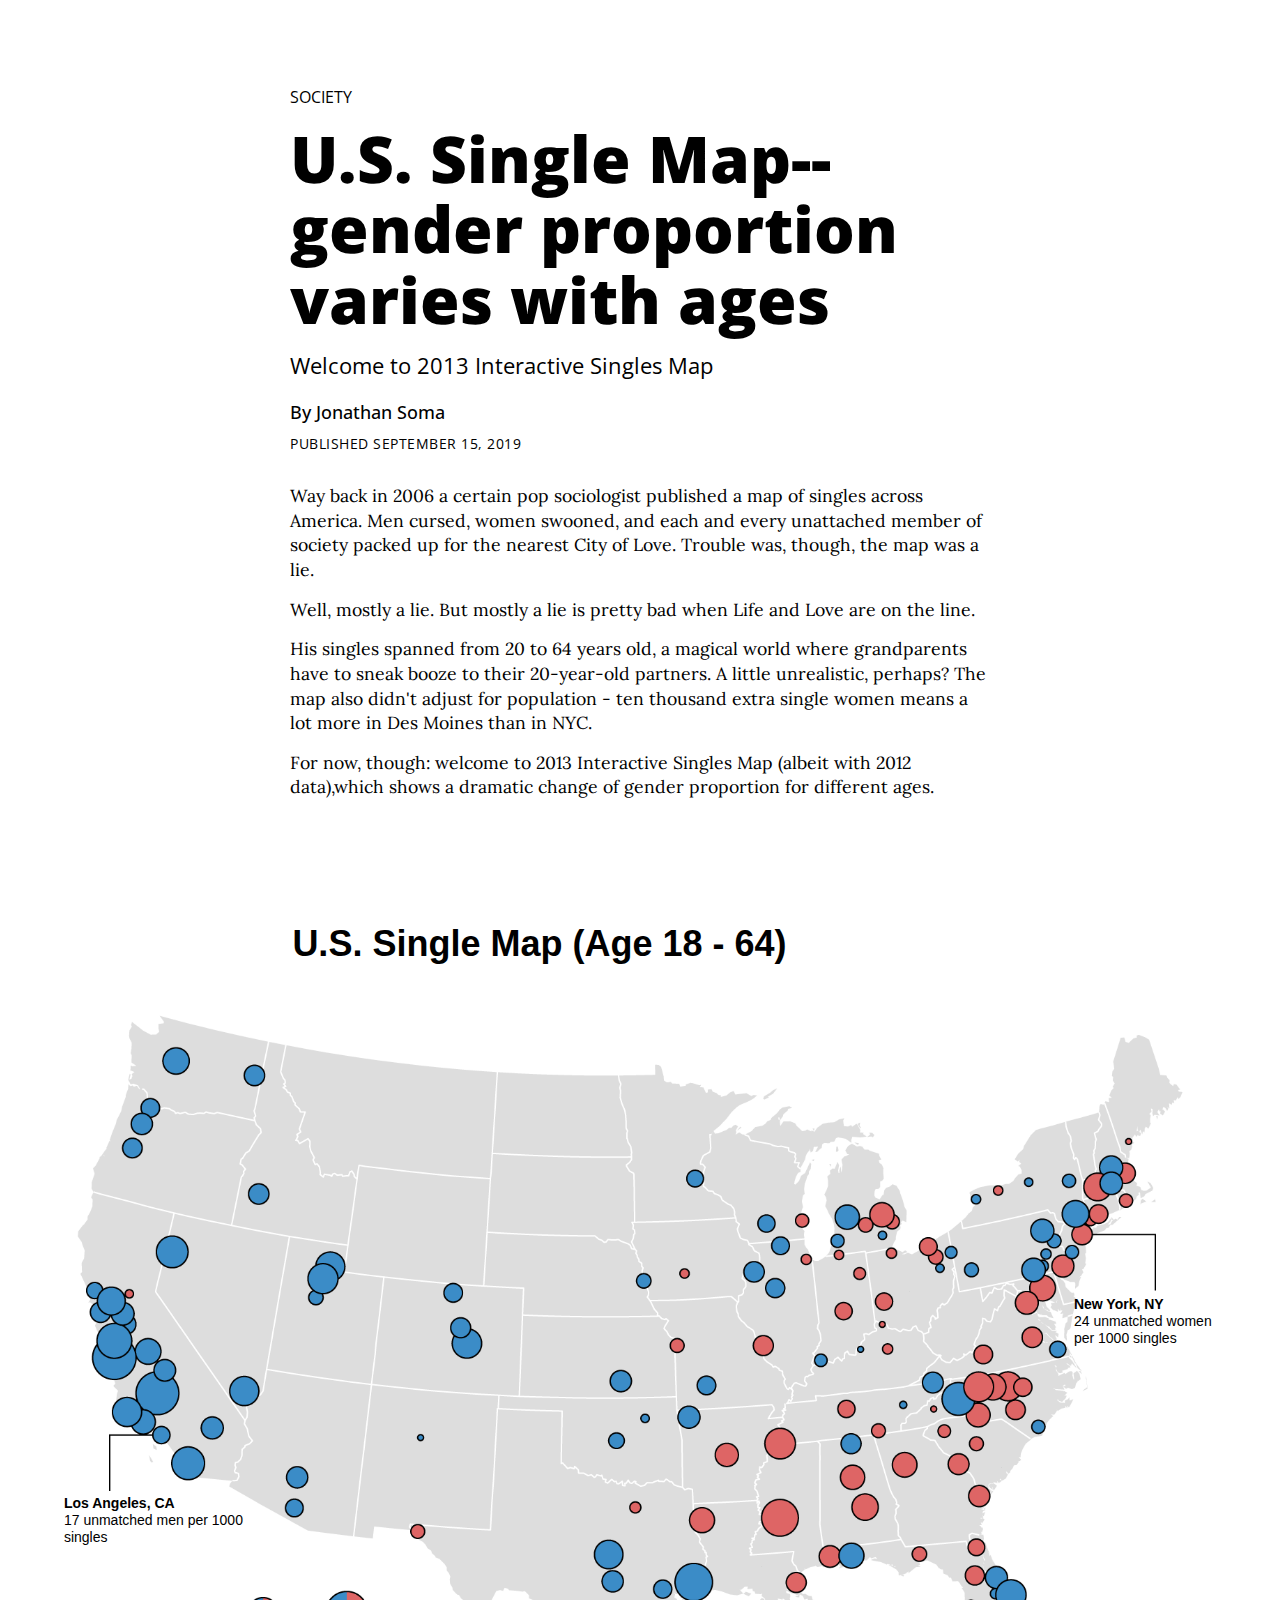
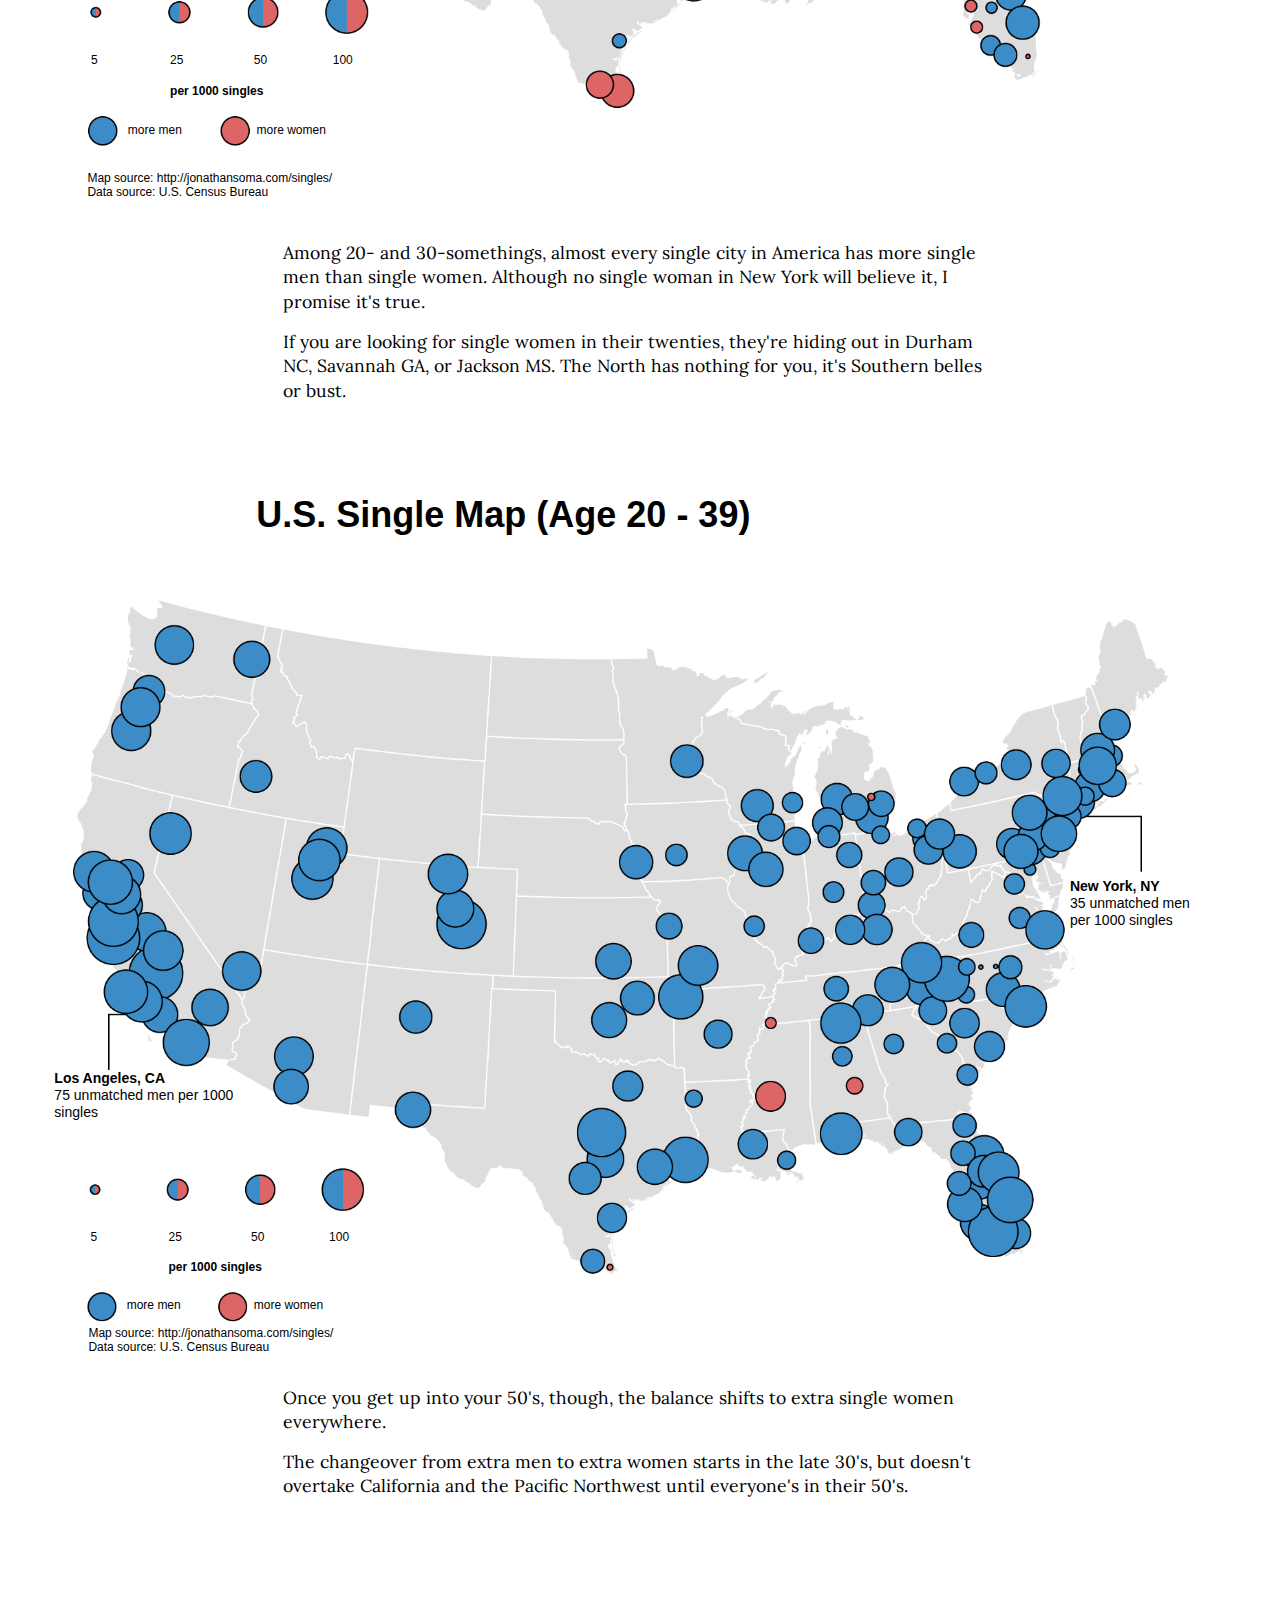
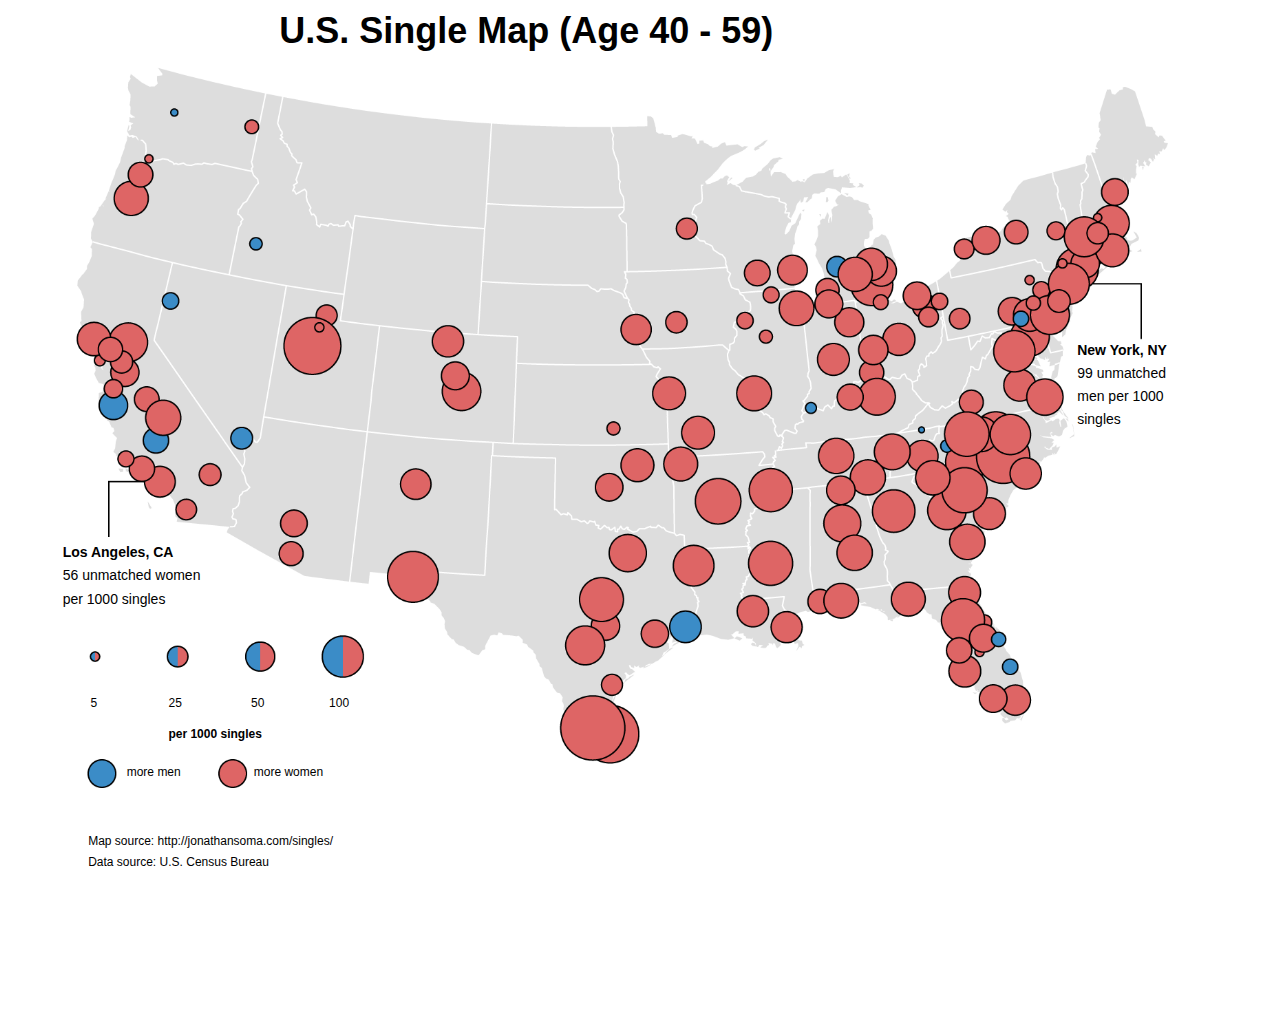
<file: D3-HW3/ai2html-output/GraphicEdit.html>
<!doctype html>
<html lang="en">
  <head>
    <!-- Required meta tags -->
    <meta charset="utf-8">
    <meta name="viewport" content="width=device-width, initial-scale=1, shrink-to-fit=no">
      
    <style>
        body {
            margin:auto;
            padding:50px 10px;
            font-family: 'Open Sans', sans-serif;
        }

        .serif {
            font-family: 'Lora', serif;
        }
        .sans-serif {
            font-family: 'Open Sans', sans-serif;
        }

        /* choose a light or dark theme to add to the body tag. */
        .dark-theme {
            background-color: #151515;
            color: #fbfbfb;
        }
        .light-theme {
            background-color: white;
            color: black;
        }

        .header {
            padding-top:20px;
            padding-bottom:20px;
        }

        .story-body, .header, .chart-section, .footer {
            margin:auto;
            max-width: 700px;
        }

        .footer {
            padding-top:20px;
            padding-bottom:20px;
        }

        .chart-section.wide{
            width:100%;
            max-width:1200px;
        }

        .chart-section.wide p.chart-title {
            width:100%;
            max-width:700px;
            margin-left:auto;
            margin-right:auto;
        }
        .chart-section.wide p.chart-subhead {
            width:100%;
            max-width:700px;
            margin-left:auto;
            margin-right:auto;
        }


        /* text styles */

        p.kicker {
            font-size:1rem;
            text-transform:uppercase;
        }

        .text-center {
            text-align:center;
        }

        h1.headline {
            font-size: 4rem;
            line-height: 1.1;
            margin-bottom: 0.25rem;
            margin-top: 1rem;
            font-weight: 800;
        }

        h2.subhead {
            font-size: 1.4rem;
            line-height: 2rem;
            margin-bottom:0;
            margin-top: 15px;
            font-weight: 400;
        }

        p.body-text {
            font-size: 1.1rem;
            line-height: 1.4;
            margin-top:0;
            margin-bottom:15px;
        }

        h3.section-head {
            font-size:2rem;
            margin:40px 0 10px 0;
            font-weight:700;
            line-height:1.3;
        }

        .byline {
            font-size: 1.1rem;
            line-height: 0.75;
            margin-top: 1.5rem;
            font-weight: 500;
        }

        .date {
            font-size: 0.85rem;
            line-height: 1;
            margin-top: 10px;
            font-weight:400;
            text-transform:uppercase;
            letter-spacing:0.5px;
        }


        p.note {
            font-size:0.85rem;
        }

        /* chart styles */

        .chart-section {
            width:100%;
            max-width:1200px;
            padding:20px 0px;
        }

        .story-body .chart-section {
            padding-top:0px;
        }


        .chart-row {
            display:flex;
            justify-content: space-between;
            margin-top:20px;
        }

        p.chart-title {
            font-size:1.3rem;
            font-weight:700;
            max-width:700px;
            margin:0px auto 5px auto;
        }
        p.chart-subhead {
            margin:0 auto;
            max-width:700px;
            font-size:1rem;
            margin-bottom:15px;
        }

        p.chart-label {
            margin:0 0 5px 0;
            font-size:0.85rem;
            text-transform:uppercase;
            font-weight:600;
        }

        .chart-row .chart {
            width:100%;
            padding-right:15px;
            min-width:calc(25% - 15px);

        }



        p.chart-source {
            font-size:0.85rem;
            margin:0;
        }





        /* photos */

        .photo-section {
            padding:30px 0px;
            width:100%;
            margin:auto;
            display:flex;
            max-width:1200px;
        }

        .photo {
            width:100%;
            padding-right:15px;
        }
        .photo img {
            width:100%;	
        }

        p.caption {
            font-size:0.9rem;
            margin:0;
        }



        /* mobile */

        @media (max-width:700px) {

            .chart-row {
                display:block;
            }

            .chart-row .chart {
                padding:0;
            }

            .photo-section {
                display:block;
            }
            .photo {
                padding:0;
            }

        }

        #g-templates-laptop, #g-templates-medium, #g-templates-mobile {
            display: none;
        }

        @media (max-width: 490px) {
            #g-templates-mobile {
                display: block;
            }
        }

        @media (min-width: 490px) and (max-width: 620px) {
            #g-templates-laptop {
                display: block;
            }
        }

        @media (min-width: 620px)  {
            #g-templates-medium {
                display: block;
            }
        }

    </style>
   <!-- Generated by ai2html v0.94.0 - 2019-09-08 17:50 -->
<!-- ai file: HW1.ai -->
	<style media="screen,print">
		#g-HW1-box ,
		#g-HW1-box .g-artboard {
			margin:0 auto;
		}
		#g-HW1-box p {
			margin:0;
		}
		#g-HW1-box .g-aiAbs {
			position:absolute;
		}
		#g-HW1-box .g-aiImg {
			position:absolute;
			top:0;
			display:block;
			width:100% !important;
		}
		#g-HW1-box .g-aiSymbol {
			position: absolute;
			box-sizing: border-box;
		}
		#g-HW1-box .g-aiPointText p { white-space: nowrap; }
		#g-HW1-Artboard_1 {
			position:relative;
			overflow:hidden;
		}
		#g-HW1-Artboard_1 p {
			font-family:arial,helvetica,sans-serif;
			font-size:12px;
			line-height:14px;
			height:auto;
			filter:alpha(opacity=100);
			-ms-filter:progid:DXImageTransform.Microsoft.Alpha(Opacity=100);
			opacity:1;
			letter-spacing:0em;
			text-align:left;
			color:rgb(0,0,0);
			text-transform:none;
			padding-bottom:0;
			padding-top:0;
			mix-blend-mode:normal;
			font-style:normal;
			position:static;
		}
		#g-HW1-Artboard_1 .g-pstyle0 {
			font-size:14px;
			line-height:17px;
			height:17px;
		}
		#g-HW1-Artboard_1 .g-pstyle1 {
			height:14px;
		}
		#g-HW1-Artboard_1 .g-pstyle2 {
			font-size:11px;
			line-height:13px;
			height:13px;
		}
		#g-HW1-Artboard_1 .g-pstyle3 {
			font-size:7px;
			line-height:8px;
			height:8px;
		}
		#g-HW1-Artboard_2 {
			position:relative;
			overflow:hidden;
		}
		#g-HW1-Artboard_2 p {
			font-family:arial,helvetica,sans-serif;
			font-size:8px;
			line-height:10px;
			height:auto;
			filter:alpha(opacity=100);
			-ms-filter:progid:DXImageTransform.Microsoft.Alpha(Opacity=100);
			opacity:1;
			letter-spacing:0em;
			text-align:left;
			color:rgb(0,0,0);
			text-transform:none;
			padding-bottom:0;
			padding-top:0;
			mix-blend-mode:normal;
			font-style:normal;
			position:static;
		}
		#g-HW1-Artboard_2 .g-pstyle0 {
			font-size:10px;
			line-height:12px;
			height:12px;
		}
		#g-HW1-Artboard_2 .g-pstyle1 {
			font-size:7px;
			line-height:8px;
			height:8px;
		}
		#g-HW1-Artboard_2 .g-pstyle2 {
			height:10px;
		}
		#g-HW1-Artboard_2 .g-pstyle3 {
			font-size:6px;
			line-height:7px;
			height:7px;
		}
		#g-HW1-Artboard_2 .g-pstyle4 {
			font-size:9px;
			line-height:11px;
			height:11px;
		}
		#g-HW1-Artboard_2 .g-pstyle5 {
			font-size:6px;
			line-height:6px;
			height:6px;
		}
		#g-HW1-Artboard_2 .g-cstyle0 {
			font-size:6px;
		}
		#g-HW1-Artboard_4 {
			position:relative;
			overflow:hidden;
		}
		#g-HW1-Artboard_4 p {
			font-family:arial,helvetica,sans-serif;
			font-size:6px;
			line-height:7px;
			height:auto;
			filter:alpha(opacity=100);
			-ms-filter:progid:DXImageTransform.Microsoft.Alpha(Opacity=100);
			opacity:1;
			letter-spacing:0em;
			text-align:left;
			color:rgb(0,0,0);
			text-transform:none;
			padding-bottom:0;
			padding-top:0;
			mix-blend-mode:normal;
			font-style:normal;
			position:static;
		}
		#g-HW1-Artboard_4 .g-pstyle0 {
			font-size:10px;
			line-height:12px;
			height:12px;
		}
		#g-HW1-Artboard_4 .g-pstyle1 {
			height:7px;
		}
		#g-HW1-Artboard_4 .g-pstyle2 {
			font-size:8px;
			line-height:10px;
			height:10px;
		}
		#g-HW1-Artboard_4 .g-pstyle3 {
			font-size:7px;
			line-height:8px;
			height:8px;
		}
		#g-HW1-Artboard_4 .g-pstyle4 {
			font-size:5px;
			line-height:6px;
			height:6px;
		}
	</style>
    <!-- google fonts: Open Sans (sans-serif) and Lora (serif) -->
    <link href="https://fonts.googleapis.com/css?family=Open+Sans:300,300i,400,400i,600,600i,700,700i,800,800i&display=swap" rel="stylesheet">
    <link href="https://fonts.googleapis.com/css?family=Lora:400,400i,700&display=swap" rel="stylesheet">
      
    <title>U.S. Single Map--gender proportion varies with ages </title>
  </head>

  <body class="light-theme"> <!-- all of the content on your html page goes inside the body -->

    <div class="header">
      <p class="kicker">Society</p>
      <h1 class="headline">U.S. Single Map--gender proportion varies with ages</h1>
      <h2 class="subhead">Welcome to 2013 Interactive Singles Map</h2>
      <p class="byline">By Jonathan Soma</p>
      <p class="date">Published September 15, 2019</p>
    </div>

    <div class="story-body">
      <p class="body-text serif">Way back in 2006 a certain pop sociologist published a map of singles across America. Men cursed, women swooned, and each and every unattached member of society packed up for the nearest City of Love. Trouble was, though, the map was a lie.</p>
      <p class="body-text serif">Well, mostly a lie. But mostly a lie is pretty bad when Life and Love are on the line.</p>
      <p class="body-text serif">His singles spanned from 20 to 64 years old, a magical world where grandparents have to sneak booze to their 20-year-old partners. A little unrealistic, perhaps? The map also didn't adjust for population - ten thousand extra single women means a lot more in Des Moines than in NYC. </p>
      <p class="body-text serif">For now, though: welcome to 2013 Interactive Singles Map (albeit with 2012 data),which shows a dramatic change of gender proportion for different ages. </p>
      <p class="body-text serif"></p>
      <p class="body-text serif"></p>
    </div>

    <div class="chart-section">
        <div class="chart-row">
          <div class="chart">




            <!--- PASTE YOUR AI2HTML AFTER THIS LINE -->
        
<!-- Generated by ai2html v0.94.0 - 2019-09-15 15:23 -->
<!-- ai file: 1-SingleMap18-64.ai -->
<style media="screen,print">
	#g-1-SingleMap18-64-box ,
	#g-1-SingleMap18-64-box .g-artboard {
		margin:0 auto;
	}
	#g-1-SingleMap18-64-box p {
		margin:0;
	}
	#g-1-SingleMap18-64-box .g-aiAbs {
		position:absolute;
	}
	#g-1-SingleMap18-64-box .g-aiImg {
		position:absolute;
		top:0;
		display:block;
		width:100% !important;
	}
	#g-1-SingleMap18-64-box .g-aiSymbol {
		position: absolute;
		box-sizing: border-box;
	}
	#g-1-SingleMap18-64-box .g-aiPointText p { white-space: nowrap; }
	#g-1-SingleMap18-64-Artboard_1 {
		position:relative;
		overflow:hidden;
	}
	#g-1-SingleMap18-64-Artboard_1 p {
		font-family:arial,helvetica,sans-serif;
		font-size:12px;
		line-height:14px;
		filter:alpha(opacity=100);
		-ms-filter:progid:DXImageTransform.Microsoft.Alpha(Opacity=100);
		opacity:1;
		letter-spacing:0em;
		text-align:left;
		color:rgb(0,0,0);
		text-transform:none;
		padding-bottom:0;
		padding-top:0;
		mix-blend-mode:normal;
		font-style:normal;
		height:auto;
		position:static;
	}
	#g-1-SingleMap18-64-Artboard_1 .g-pstyle0 {
		font-weight:bold;
		font-size:36px;
		line-height:43px;
	}
	#g-1-SingleMap18-64-Artboard_1 .g-pstyle1 {
		font-weight:bold;
		font-size:14px;
		line-height:17px;
	}
	#g-1-SingleMap18-64-Artboard_1 .g-pstyle2 {
		font-size:14px;
		line-height:17px;
	}
	#g-1-SingleMap18-64-Artboard_1 .g-pstyle3 {
		height:14px;
	}
	#g-1-SingleMap18-64-Artboard_1 .g-pstyle4 {
		font-weight:bold;
		height:14px;
	}
	#g-1-SingleMap18-64-Artboard_3 {
		position:relative;
		overflow:hidden;
	}
	#g-1-SingleMap18-64-Artboard_3 p {
		font-family:arial,helvetica,sans-serif;
		font-size:12px;
		line-height:14px;
		filter:alpha(opacity=100);
		-ms-filter:progid:DXImageTransform.Microsoft.Alpha(Opacity=100);
		opacity:1;
		letter-spacing:0em;
		text-align:left;
		color:rgb(0,0,0);
		text-transform:none;
		padding-bottom:0;
		padding-top:0;
		mix-blend-mode:normal;
		font-style:normal;
		height:auto;
		position:static;
	}
	#g-1-SingleMap18-64-Artboard_3 .g-pstyle0 {
		font-weight:bold;
		font-size:21px;
		line-height:25px;
	}
	#g-1-SingleMap18-64-Artboard_3 .g-pstyle1 {
		font-weight:bold;
	}
	#g-1-SingleMap18-64-Artboard_3 .g-pstyle2 {
		font-size:9px;
		line-height:10px;
		height:10px;
	}
	#g-1-SingleMap18-64-Artboard_3 .g-pstyle3 {
		font-weight:bold;
		font-size:9px;
		line-height:10px;
		height:10px;
	}
	#g-1-SingleMap18-64-Artboard_4 {
		position:relative;
		overflow:hidden;
	}
	#g-1-SingleMap18-64-Artboard_4 p {
		font-family:arial,helvetica,sans-serif;
		font-size:14px;
		line-height:17px;
		filter:alpha(opacity=100);
		-ms-filter:progid:DXImageTransform.Microsoft.Alpha(Opacity=100);
		opacity:1;
		letter-spacing:0em;
		text-align:left;
		color:rgb(0,0,0);
		text-transform:none;
		padding-bottom:0;
		padding-top:0;
		mix-blend-mode:normal;
		font-style:normal;
		height:auto;
		position:static;
	}
	#g-1-SingleMap18-64-Artboard_4 .g-pstyle0 {
		font-size:12px;
		line-height:14px;
	}
	#g-1-SingleMap18-64-Artboard_4 .g-pstyle1 {
		font-weight:bold;
		font-size:21px;
		line-height:25px;
	}
	#g-1-SingleMap18-64-Artboard_4 .g-pstyle2 {
		font-weight:bold;
		font-size:18px;
		line-height:22px;
	}
	#g-1-SingleMap18-64-Artboard_4 .g-pstyle3 {
		font-weight:bold;
	}
	#g-1-SingleMap18-64-Artboard_4 .g-pstyle4 {
		font-size:11px;
		line-height:14px;
		height:14px;
	}
	#g-1-SingleMap18-64-Artboard_4 .g-pstyle5 {
		font-weight:bold;
		font-size:11px;
		line-height:14px;
		height:14px;
	}

</style>

<div id="g-1-SingleMap18-64-box" class="ai2html">

	<!-- Artboard: Artboard_1 -->
	<div id="g-1-SingleMap18-64-Artboard_1" class="g-artboard" style="min-width: 850px;" data-aspect-ratio="1.202" data-min-width="850">
<div style="padding: 0 0 83.1765% 0;"></div>
		<img id="g-1-SingleMap18-64-Artboard_1-img" class="g-aiImg" alt="" src="1-SingleMap18-64-Artboard_1.png"/>
		<div id="g-ai0-1" class="g-Layer_1 g-aiAbs" style="top:6.7893%;left:21.2986%;width:78.9412%;">
			<p class="g-pstyle0">U.S. Single Map   (Age  18 - 64)</p>
		</div>
		<div id="g-ai0-2" class="g-Layer_1 g-aiAbs" style="top:44.6959%;left:87.2519%;width:12.1176%;">
			<p class="g-pstyle1">New York, NY</p>
			<p class="g-pstyle2">24 unmatched women per 1000 singles</p>
		</div>
		<div id="g-ai0-3" class="g-Layer_1 g-aiAbs" style="top:64.9222%;left:2.0195%;width:18%;">
			<p class="g-pstyle1">Los Angeles, CA</p>
			<p class="g-pstyle2">17 unmatched men per 1000 singles</p>
			<p>&nbsp;</p>
		</div>
		<div id="g-ai0-4" class="g-Layer_1 g-aiAbs g-aiPointText" style="top:81.7676%;margin-top:-8.1px;left:4.3133%;width:29px;">
			<p class="g-pstyle3">5</p>
		</div>
		<div id="g-ai0-5" class="g-Layer_1 g-aiAbs g-aiPointText" style="top:81.7676%;margin-top:-8.1px;left:10.9795%;width:35px;">
			<p class="g-pstyle3">25</p>
		</div>
		<div id="g-ai0-6" class="g-Layer_1 g-aiAbs g-aiPointText" style="top:81.7676%;margin-top:-8.1px;left:18.0384%;width:35px;">
			<p class="g-pstyle3">50</p>
		</div>
		<div id="g-ai0-7" class="g-Layer_1 g-aiAbs g-aiPointText" style="top:81.7676%;margin-top:-8.1px;left:24.7046%;width:42px;">
			<p class="g-pstyle3">100</p>
		</div>
		<div id="g-ai0-8" class="g-Layer_1 g-aiAbs g-aiPointText" style="top:84.9231%;margin-top:-8.4px;left:10.9773%;width:115px;">
			<p class="g-pstyle4">per 1000 singles</p>
		</div>
		<div id="g-ai0-9" class="g-Layer_1 g-aiAbs g-aiPointText" style="top:88.8398%;margin-top:-8.1px;left:7.4107%;width:76px;">
			<p class="g-pstyle3">more men</p>
		</div>
		<div id="g-ai0-10" class="g-Layer_1 g-aiAbs g-aiPointText" style="top:88.8398%;margin-top:-8.1px;left:18.2731%;width:91px;">
			<p class="g-pstyle3">more women</p>
		</div>
		<div id="g-ai0-11" class="g-Layer_1 g-aiAbs" style="top:92.9279%;left:4%;width:32.3529%;">
			<p>Map source: http://jonathansoma.com/singles/</p>
			<p>Data source:  U.S. Census Bureau</p>
		</div>
	</div>

	<!-- Artboard: Artboard_3 -->
	<div id="g-1-SingleMap18-64-Artboard_3" class="g-artboard" style="min-width: 573px;max-width: 849px;max-height: 634px" data-aspect-ratio="1.339" data-min-width="573" data-max-width="849">
<div style="padding: 0 0 74.6576% 0;"></div>
		<img id="g-1-SingleMap18-64-Artboard_3-img" class="g-aiImg" alt="" src="1-SingleMap18-64-Artboard_3.png"/>
		<div id="g-ai1-1" class="g-Layer_1 g-aiAbs" style="top:3.7402%;left:25.9811%;width:101.9197%;">
			<p class="g-pstyle0">U.S. Single Map   (Age  18 - 64)</p>
		</div>
		<div id="g-ai1-2" class="g-Layer_1 g-aiAbs" style="top:41.8431%;left:83.6218%;width:17.9756%;">
			<p class="g-pstyle1">New York, NY</p>
			<p>24 unmatched women per 1000 singles</p>
		</div>
		<div id="g-ai1-3" class="g-Layer_1 g-aiAbs" style="top:63.3491%;left:0.5241%;width:26.7016%;">
			<p class="g-pstyle1">Los Angeles, CA</p>
			<p>17 unmatched men per 1000 singles</p>
			<p>&nbsp;</p>
		</div>
		<div id="g-ai1-4" class="g-Layer_1 g-aiAbs g-aiPointText" style="top:83.1156%;margin-top:-5.6px;left:5.6615%;width:26px;">
			<p class="g-pstyle2">5</p>
		</div>
		<div id="g-ai1-5" class="g-Layer_1 g-aiAbs g-aiPointText" style="top:83.1156%;margin-top:-5.6px;left:11.8678%;width:30px;">
			<p class="g-pstyle2">25</p>
		</div>
		<div id="g-ai1-6" class="g-Layer_1 g-aiAbs g-aiPointText" style="top:83.1156%;margin-top:-5.6px;left:18.4395%;width:30px;">
			<p class="g-pstyle2">50</p>
		</div>
		<div id="g-ai1-7" class="g-Layer_1 g-aiAbs g-aiPointText" style="top:83.1156%;margin-top:-5.6px;left:24.6457%;width:35px;">
			<p class="g-pstyle2">100</p>
		</div>
		<div id="g-ai1-8" class="g-Layer_1 g-aiAbs g-aiPointText" style="top:86.9072%;margin-top:-5.8px;left:11.8657%;width:81px;">
			<p class="g-pstyle3">per 1000 singles</p>
		</div>
		<div id="g-ai1-9" class="g-Layer_1 g-aiAbs g-aiPointText" style="top:91.531%;margin-top:-5.6px;left:8.5452%;width:56px;">
			<p class="g-pstyle2">more men</p>
		</div>
		<div id="g-ai1-10" class="g-Layer_1 g-aiAbs g-aiPointText" style="top:91.531%;margin-top:-5.6px;left:18.658%;width:66px;">
			<p class="g-pstyle2">more women</p>
		</div>
		<div id="g-ai1-11" class="g-Layer_1 g-aiAbs" style="top:94.9068%;left:5.7998%;width:88.6562%;">
			<p>Map source: http://jonathansoma.com/singles/  Data source:  U.S. Census Bureau</p>
		</div>
	</div>

	<!-- Artboard: Artboard_4 -->
	<div id="g-1-SingleMap18-64-Artboard_4" class="g-artboard" style="max-width: 572px;max-height: 835px" data-aspect-ratio="0.685" data-min-width="0" data-max-width="572">
<div style="padding: 0 0 146.0158% 0;"></div>
		<img id="g-1-SingleMap18-64-Artboard_4-img" class="g-aiImg" alt="" src="1-SingleMap18-64-Artboard_4.png"/>
		<div id="g-ai2-1" class="g-Layer_1 g-aiAbs" style="top:-8.3616%;left:8.7878%;width:147.6744%;">
			<p class="g-pstyle0">Map source: http://jonathansoma.com/singles/  Data source:  U.S. Census Bureau</p>
		</div>
		<div id="g-ai2-2" class="g-Layer_1 g-aiAbs" style="top:1.7918%;left:5.4525%;width:107.8488%;">
			<p class="g-pstyle1">U.S. Single Map for Major Cities   </p>
			<p class="g-pstyle1">(Age  18 - 64)</p>
		</div>
		<div id="g-ai2-3" class="g-Layer_1 g-aiAbs" style="top:12.5424%;left:6.3752%;width:49.4186%;">
			<p class="g-pstyle2">East Coast </p>
		</div>
		<div id="g-ai2-4" class="g-Layer_1 g-aiAbs" style="top:16.7233%;left:16.6784%;width:80.5233%;">
			<p class="g-pstyle3">New York, NY</p>
			<p>24 unmatched women per 1000 singles</p>
		</div>
		<div id="g-ai2-5" class="g-Layer_1 g-aiAbs" style="top:25.284%;left:16.6784%;width:80.5233%;">
			<p class="g-pstyle3">Philadelphia, PA</p>
			<p>28 unmatched women per 1000 singles</p>
		</div>
		<div id="g-ai2-6" class="g-Layer_1 g-aiAbs" style="top:33.8447%;left:16.6784%;width:80.5233%;">
			<p class="g-pstyle3">Washington, DC</p>
			<p>30 unmatched women per 1000 singles</p>
		</div>
		<div id="g-ai2-7" class="g-Layer_1 g-aiAbs" style="top:42.6045%;left:6.3752%;width:49.4186%;">
			<p class="g-pstyle2">West Coast </p>
		</div>
		<div id="g-ai2-8" class="g-Layer_1 g-aiAbs" style="top:46.5862%;left:17.0087%;width:80.5233%;">
			<p class="g-pstyle3">Los Angeles, CA</p>
			<p>17 unmatched men per 1000 singles</p>
		</div>
		<div id="g-ai2-9" class="g-Layer_1 g-aiAbs" style="top:55.5451%;left:17.0087%;width:80.5233%;">
			<p class="g-pstyle3">Seattle, WA</p>
			<p>40 unmatched men per 1000 singles</p>
		</div>
		<div id="g-ai2-10" class="g-Layer_1 g-aiAbs" style="top:64.7031%;left:17.0087%;width:80.5233%;">
			<p class="g-pstyle3">San Diego, CA</p>
			<p>62 unmatched men per 1000 singles</p>
		</div>
		<div id="g-ai2-11" class="g-Layer_1 g-aiAbs g-aiPointText" style="top:84.8553%;margin-top:-8.2px;left:7.3707%;width:28px;">
			<p class="g-pstyle4">5</p>
		</div>
		<div id="g-ai2-12" class="g-Layer_1 g-aiAbs g-aiPointText" style="top:84.8553%;margin-top:-8.2px;left:22.669%;width:34px;">
			<p class="g-pstyle4">25</p>
		</div>
		<div id="g-ai2-13" class="g-Layer_1 g-aiAbs g-aiPointText" style="top:84.8553%;margin-top:-8.2px;left:38.868%;width:34px;">
			<p class="g-pstyle4">50</p>
		</div>
		<div id="g-ai2-14" class="g-Layer_1 g-aiAbs g-aiPointText" style="top:84.8553%;margin-top:-8.2px;left:54.1663%;width:41px;">
			<p class="g-pstyle4">100</p>
		</div>
		<div id="g-ai2-15" class="g-Layer_1 g-aiAbs g-aiPointText" style="top:86.9044%;margin-top:-8.5px;left:22.6636%;width:109px;">
			<p class="g-pstyle5">per 1000 singles</p>
		</div>
		<div id="g-ai2-16" class="g-Layer_1 g-aiAbs g-aiPointText" style="top:89.8325%;margin-top:-8.2px;left:14.4786%;width:72px;">
			<p class="g-pstyle4">more men</p>
		</div>
		<div id="g-ai2-17" class="g-Layer_1 g-aiAbs g-aiPointText" style="top:89.8325%;margin-top:-8.2px;left:39.4065%;width:86px;">
			<p class="g-pstyle4">more women</p>
		</div>
		<div id="g-ai2-18" class="g-Layer_1 g-aiAbs" style="top:93.3715%;left:6.9913%;width:73.8372%;">
			<p class="g-pstyle0">Map source: http://jonathansoma.com/singles/  </p>
			<p class="g-pstyle0">Data source:  U.S. Census Bureau</p>
		</div>
	</div>

</div>

<!-- End ai2html - 2019-09-15 15:23 -->

<div class="story-body">
	<p class="body-text serif">Among 20- and 30-somethings, almost every single city in America has more single men than single women. Although no single woman in New York will believe it, I promise it's true.</p>
	<p class="body-text serif">If you are looking for single women in their twenties, they're hiding out in Durham NC, Savannah GA, or Jackson MS. The North has nothing for you, it's Southern belles or bust.</p>
</div>

<div class="chart-section">
	<div class="chart-row">
	  <div class="chart">




		<!--- PASTE YOUR AI2HTML AFTER THIS LINE -->

<!-- Generated by ai2html v0.94.0 - 2019-09-15 14:13 -->
<!-- ai file: 2-SingleMap20-39.ai -->
<style media="screen,print">
	#g-2-SingleMap20-39-box ,
	#g-2-SingleMap20-39-box .g-artboard {
		margin:0 auto;
	}
	#g-2-SingleMap20-39-box p {
		margin:0;
	}
	#g-2-SingleMap20-39-box .g-aiAbs {
		position:absolute;
	}
	#g-2-SingleMap20-39-box .g-aiImg {
		position:absolute;
		top:0;
		display:block;
		width:100% !important;
	}
	#g-2-SingleMap20-39-box .g-aiSymbol {
		position: absolute;
		box-sizing: border-box;
	}
	#g-2-SingleMap20-39-box .g-aiPointText p { white-space: nowrap; }
	#g-2-SingleMap20-39-Artboard_1 {
		position:relative;
		overflow:hidden;
	}
	#g-2-SingleMap20-39-Artboard_1 p {
		font-family:arial,helvetica,sans-serif;
		font-size:12px;
		line-height:14px;
		filter:alpha(opacity=100);
		-ms-filter:progid:DXImageTransform.Microsoft.Alpha(Opacity=100);
		opacity:1;
		letter-spacing:0em;
		text-align:left;
		color:rgb(0,0,0);
		text-transform:none;
		padding-bottom:0;
		padding-top:0;
		mix-blend-mode:normal;
		font-style:normal;
		height:auto;
		position:static;
	}
	#g-2-SingleMap20-39-Artboard_1 .g-pstyle0 {
		font-weight:bold;
		font-size:36px;
		line-height:43px;
	}
	#g-2-SingleMap20-39-Artboard_1 .g-pstyle1 {
		font-weight:bold;
		font-size:14px;
		line-height:17px;
	}
	#g-2-SingleMap20-39-Artboard_1 .g-pstyle2 {
		font-size:14px;
		line-height:17px;
	}
	#g-2-SingleMap20-39-Artboard_1 .g-pstyle3 {
		height:14px;
	}
	#g-2-SingleMap20-39-Artboard_1 .g-pstyle4 {
		font-weight:bold;
		height:14px;
	}
	#g-2-SingleMap20-39-Artboard_2 {
		position:relative;
		overflow:hidden;
	}
	#g-2-SingleMap20-39-Artboard_2 p {
		font-family:arial,helvetica,sans-serif;
		font-size:8px;
		line-height:10px;
		filter:alpha(opacity=100);
		-ms-filter:progid:DXImageTransform.Microsoft.Alpha(Opacity=100);
		opacity:1;
		letter-spacing:0em;
		text-align:left;
		color:rgb(0,0,0);
		text-transform:none;
		padding-bottom:0;
		padding-top:0;
		mix-blend-mode:normal;
		font-style:normal;
		height:auto;
		position:static;
	}
	#g-2-SingleMap20-39-Artboard_2 .g-pstyle0 {
		font-weight:bold;
		font-size:25px;
		line-height:30px;
	}
	#g-2-SingleMap20-39-Artboard_2 .g-pstyle1 {
		font-weight:bold;
		font-size:10px;
		line-height:12px;
	}
	#g-2-SingleMap20-39-Artboard_2 .g-pstyle2 {
		font-size:10px;
		line-height:12px;
	}
	#g-2-SingleMap20-39-Artboard_2 .g-pstyle3 {
		height:10px;
	}
	#g-2-SingleMap20-39-Artboard_2 .g-pstyle4 {
		font-weight:bold;
		height:10px;
	}
	#g-2-SingleMap20-39-Artboard_3 {
		position:relative;
		overflow:hidden;
	}
	#g-2-SingleMap20-39-Artboard_3 p {
		font-family:arial,helvetica,sans-serif;
		font-size:14px;
		line-height:17px;
		filter:alpha(opacity=100);
		-ms-filter:progid:DXImageTransform.Microsoft.Alpha(Opacity=100);
		opacity:1;
		letter-spacing:0em;
		text-align:left;
		color:rgb(0,0,0);
		text-transform:none;
		padding-bottom:0;
		padding-top:0;
		mix-blend-mode:normal;
		font-style:normal;
		height:auto;
		position:static;
	}
	#g-2-SingleMap20-39-Artboard_3 .g-pstyle0 {
		font-weight:bold;
		font-size:21px;
		line-height:25px;
	}
	#g-2-SingleMap20-39-Artboard_3 .g-pstyle1 {
		font-weight:bold;
		font-size:18px;
		line-height:22px;
	}
	#g-2-SingleMap20-39-Artboard_3 .g-pstyle2 {
		font-weight:bold;
	}
	#g-2-SingleMap20-39-Artboard_3 .g-pstyle3 {
		font-size:11px;
		line-height:14px;
		height:14px;
	}
	#g-2-SingleMap20-39-Artboard_3 .g-pstyle4 {
		font-weight:bold;
		font-size:11px;
		line-height:14px;
		height:14px;
	}
	#g-2-SingleMap20-39-Artboard_3 .g-pstyle5 {
		font-size:12px;
		line-height:14px;
	}

</style>

<div id="g-2-SingleMap20-39-box" class="ai2html">

	<!-- Artboard: Artboard_1 -->
	<div id="g-2-SingleMap20-39-Artboard_1" class="g-artboard" style="min-width: 850px;" data-aspect-ratio="1.29" data-min-width="850">
<div style="padding: 0 0 77.5294% 0;"></div>
		<img id="g-2-SingleMap20-39-Artboard_1-img" class="g-aiImg" alt="" src="2-SingleMap20-39-Artboard_1.png"/>
		<div id="g-ai0-1" class="g-Layer_1 g-aiAbs" style="top:3.7936%;left:18.4875%;width:78.9412%;">
			<p class="g-pstyle0">U.S. Single Map   (Age  20 - 39)</p>
		</div>
		<div id="g-ai0-2" class="g-Layer_1 g-aiAbs" style="top:46.2822%;left:88.0303%;width:12.1176%;">
			<p class="g-pstyle1">New York, NY</p>
			<p class="g-pstyle2">35 unmatched men per 1000 singles</p>
		</div>
		<div id="g-ai0-3" class="g-Layer_1 g-aiAbs" style="top:67.3748%;left:1.2272%;width:18%;">
			<p class="g-pstyle1">Los Angeles, CA</p>
			<p class="g-pstyle2">75 unmatched men per 1000 singles</p>
			<p>&nbsp;</p>
		</div>
		<div id="g-ai0-4" class="g-Layer_1 g-aiAbs g-aiPointText" style="top:85.9025%;margin-top:-8.1px;left:4.3133%;width:29px;">
			<p class="g-pstyle3">5</p>
		</div>
		<div id="g-ai0-5" class="g-Layer_1 g-aiAbs g-aiPointText" style="top:85.9025%;margin-top:-8.1px;left:10.9795%;width:35px;">
			<p class="g-pstyle3">25</p>
		</div>
		<div id="g-ai0-6" class="g-Layer_1 g-aiAbs g-aiPointText" style="top:85.9025%;margin-top:-8.1px;left:18.0384%;width:35px;">
			<p class="g-pstyle3">50</p>
		</div>
		<div id="g-ai0-7" class="g-Layer_1 g-aiAbs g-aiPointText" style="top:85.9025%;margin-top:-8.1px;left:24.7046%;width:42px;">
			<p class="g-pstyle3">100</p>
		</div>
		<div id="g-ai0-8" class="g-Layer_1 g-aiAbs g-aiPointText" style="top:89.2877%;margin-top:-8.4px;left:10.9773%;width:115px;">
			<p class="g-pstyle4">per 1000 singles</p>
		</div>
		<div id="g-ai0-9" class="g-Layer_1 g-aiAbs g-aiPointText" style="top:93.4897%;margin-top:-8.1px;left:7.4107%;width:76px;">
			<p class="g-pstyle3">more men</p>
		</div>
		<div id="g-ai0-10" class="g-Layer_1 g-aiAbs g-aiPointText" style="top:93.4897%;margin-top:-8.1px;left:18.2731%;width:91px;">
			<p class="g-pstyle3">more women</p>
		</div>
		<div id="g-ai0-11" class="g-Layer_1 g-aiAbs" style="top:95.5994%;left:4.1388%;width:32.3529%;">
			<p>Map source: http://jonathansoma.com/singles/</p>
			<p>Data source:  U.S. Census Bureau</p>
		</div>
	</div>

	<!-- Artboard: Artboard_2 -->
	<div id="g-2-SingleMap20-39-Artboard_2" class="g-artboard" style="min-width: 573px;max-width: 849px;max-height: 634px" data-aspect-ratio="1.339" data-min-width="573" data-max-width="849">
<div style="padding: 0 0 74.6946% 0;"></div>
		<img id="g-2-SingleMap20-39-Artboard_2-img" class="g-aiImg" alt="" src="2-SingleMap20-39-Artboard_2.png"/>
		<div id="g-ai1-1" class="g-Layer_1 g-aiAbs" style="top:3.7383%;left:20.995%;width:81.5009%;">
			<p class="g-pstyle0">U.S. Single Map   (Age  20 - 39)</p>
		</div>
		<div id="g-ai1-2" class="g-Layer_1 g-aiAbs" style="top:38.785%;left:90.4683%;width:9.5986%;">
			<p class="g-pstyle1">New York, NY</p>
			<p class="g-pstyle2">35 unmatched men per 1000 singles</p>
		</div>
		<div id="g-ai1-3" class="g-Layer_1 g-aiAbs" style="top:63.785%;left:1.1381%;width:18.6736%;">
			<p class="g-pstyle1">Los Angeles, CA</p>
			<p class="g-pstyle2">75 unmatched men per 1000 singles</p>
			<p>&nbsp;</p>
		</div>
		<div id="g-ai1-4" class="g-Layer_1 g-aiAbs g-aiPointText" style="top:83.6273%;margin-top:-5.9px;left:4.322%;width:27px;">
			<p class="g-pstyle3">5</p>
		</div>
		<div id="g-ai1-5" class="g-Layer_1 g-aiAbs g-aiPointText" style="top:83.6273%;margin-top:-5.9px;left:11.1995%;width:31px;">
			<p class="g-pstyle3">25</p>
		</div>
		<div id="g-ai1-6" class="g-Layer_1 g-aiAbs g-aiPointText" style="top:83.6273%;margin-top:-5.9px;left:18.4821%;width:31px;">
			<p class="g-pstyle3">50</p>
		</div>
		<div id="g-ai1-7" class="g-Layer_1 g-aiAbs g-aiPointText" style="top:83.6273%;margin-top:-5.9px;left:25.3597%;width:36px;">
			<p class="g-pstyle3">100</p>
		</div>
		<div id="g-ai1-8" class="g-Layer_1 g-aiAbs g-aiPointText" style="top:87.182%;margin-top:-6.1px;left:11.1971%;width:87px;">
			<p class="g-pstyle4">per 1000 singles</p>
		</div>
		<div id="g-ai1-9" class="g-Layer_1 g-aiAbs g-aiPointText" style="top:91.5712%;margin-top:-5.9px;left:7.5176%;width:60px;">
			<p class="g-pstyle3">more men</p>
		</div>
		<div id="g-ai1-10" class="g-Layer_1 g-aiAbs g-aiPointText" style="top:91.5712%;margin-top:-5.9px;left:18.7242%;width:70px;">
			<p class="g-pstyle3">more women</p>
		</div>
		<div id="g-ai1-11" class="g-Layer_1 g-aiAbs" style="top:93.9252%;left:4.142%;width:33.3333%;">
			<p>Map source: http://jonathansoma.com/singles/</p>
			<p>Data source:  U.S. Census Bureau</p>
		</div>
	</div>

	<!-- Artboard: Artboard_3 -->
	<div id="g-2-SingleMap20-39-Artboard_3" class="g-artboard" style="max-width: 572px;max-height: 835px" data-aspect-ratio="0.685" data-min-width="0" data-max-width="572">
<div style="padding: 0 0 145.9302% 0;"></div>
		<img id="g-2-SingleMap20-39-Artboard_3-img" class="g-aiImg" alt="" src="2-SingleMap20-39-Artboard_3.png"/>
		<div id="g-ai2-1" class="g-Layer_1 g-aiAbs" style="top:1.7928%;left:3.3299%;width:107.8488%;">
			<p class="g-pstyle0">U.S. Single Map for Major Cities   </p>
			<p class="g-pstyle0">(Age  20 - 39)</p>
		</div>
		<div id="g-ai2-2" class="g-Layer_1 g-aiAbs" style="top:12.5498%;left:4.2526%;width:49.4186%;">
			<p class="g-pstyle1">East Coast </p>
		</div>
		<div id="g-ai2-3" class="g-Layer_1 g-aiAbs" style="top:16.7331%;left:14.5557%;width:80.5233%;">
			<p class="g-pstyle2">New York, NY</p>
			<p>35 unmatched women per 1000 singles</p>
		</div>
		<div id="g-ai2-4" class="g-Layer_1 g-aiAbs" style="top:25.2988%;left:14.5557%;width:80.5233%;">
			<p class="g-pstyle2">Philadelphia, PA</p>
			<p>23 unmatched women per 1000 singles</p>
		</div>
		<div id="g-ai2-5" class="g-Layer_1 g-aiAbs" style="top:33.8645%;left:14.5557%;width:80.5233%;">
			<p class="g-pstyle2">Washington, DC</p>
			<p>24 unmatched women per 1000 singles</p>
		</div>
		<div id="g-ai2-6" class="g-Layer_1 g-aiAbs" style="top:42.6295%;left:4.2526%;width:49.4186%;">
			<p class="g-pstyle1">West Coast </p>
		</div>
		<div id="g-ai2-7" class="g-Layer_1 g-aiAbs" style="top:46.6135%;left:14.8861%;width:80.5233%;">
			<p class="g-pstyle2">Los Angeles, CA</p>
			<p>75 unmatched men per 1000 singles</p>
		</div>
		<div id="g-ai2-8" class="g-Layer_1 g-aiAbs" style="top:55.5777%;left:14.8861%;width:80.5233%;">
			<p class="g-pstyle2">Seattle, WA</p>
			<p>87 unmatched men per 1000 singles</p>
		</div>
		<div id="g-ai2-9" class="g-Layer_1 g-aiAbs" style="top:64.741%;left:14.8861%;width:80.5233%;">
			<p class="g-pstyle2">San Diego, CA</p>
			<p>125 unmatched men per 1000 singles</p>
		</div>
		<div id="g-ai2-10" class="g-Layer_1 g-aiAbs g-aiPointText" style="top:84.9051%;margin-top:-8.2px;left:5.2482%;width:28px;">
			<p class="g-pstyle3">5</p>
		</div>
		<div id="g-ai2-11" class="g-Layer_1 g-aiAbs g-aiPointText" style="top:84.9051%;margin-top:-8.2px;left:20.5464%;width:34px;">
			<p class="g-pstyle3">25</p>
		</div>
		<div id="g-ai2-12" class="g-Layer_1 g-aiAbs g-aiPointText" style="top:84.9051%;margin-top:-8.2px;left:36.7454%;width:34px;">
			<p class="g-pstyle3">50</p>
		</div>
		<div id="g-ai2-13" class="g-Layer_1 g-aiAbs g-aiPointText" style="top:84.9051%;margin-top:-8.2px;left:52.0437%;width:41px;">
			<p class="g-pstyle3">100</p>
		</div>
		<div id="g-ai2-14" class="g-Layer_1 g-aiAbs g-aiPointText" style="top:86.7562%;margin-top:-8.5px;left:20.541%;width:109px;">
			<p class="g-pstyle4">per 1000 singles</p>
		</div>
		<div id="g-ai2-15" class="g-Layer_1 g-aiAbs g-aiPointText" style="top:89.8852%;margin-top:-8.2px;left:12.3561%;width:72px;">
			<p class="g-pstyle3">more men</p>
		</div>
		<div id="g-ai2-16" class="g-Layer_1 g-aiAbs g-aiPointText" style="top:89.8852%;margin-top:-8.2px;left:37.284%;width:86px;">
			<p class="g-pstyle3">more women</p>
		</div>
		<div id="g-ai2-17" class="g-Layer_1 g-aiAbs" style="top:93.4263%;left:4.8686%;width:73.8372%;">
			<p class="g-pstyle5">Map source: http://jonathansoma.com/singles/  </p>
			<p class="g-pstyle5">Data source:  U.S. Census Bureau</p>
		</div>
	</div>

</div>

<!-- End ai2html - 2019-09-15 14:13 -->



          </div>
        </div>
    </div>

    <div class="story-body">
		<p class="body-text serif">Once you get up into your 50's, though, the balance shifts to extra single women everywhere.</p>
		<p class="body-text serif">The changeover from extra men to extra women starts in the late 30's, but doesn't overtake California and the Pacific Northwest until everyone's in their 50's.</p>
		

    </div>


<div class="chart-section">
	<div class="chart-row">
		<div class="chart">
	
	
	
	
		<!--- PASTE YOUR AI2HTML AFTER THIS LINE -->
		
<!-- Generated by ai2html v0.94.0 - 2019-09-15 16:08 -->
<!-- ai file: 3-SingleMap40-59.ai -->
<style media="screen,print">
	#g-3-SingleMap40-59-box ,
	#g-3-SingleMap40-59-box .g-artboard {
		margin:0 auto;
	}
	#g-3-SingleMap40-59-box p {
		margin:0;
	}
	#g-3-SingleMap40-59-box .g-aiAbs {
		position:absolute;
	}
	#g-3-SingleMap40-59-box .g-aiImg {
		position:absolute;
		top:0;
		display:block;
		width:100% !important;
	}
	#g-3-SingleMap40-59-box .g-aiSymbol {
		position: absolute;
		box-sizing: border-box;
	}
	#g-3-SingleMap40-59-box .g-aiPointText p { white-space: nowrap; }
	#g-3-SingleMap40-59-Artboard_1 {
		position:relative;
		overflow:hidden;
	}
	#g-3-SingleMap40-59-Artboard_1 p {
		font-family:arial,helvetica,sans-serif;
		font-size:12px;
		line-height:14px;
		height:auto;
		filter:alpha(opacity=100);
		-ms-filter:progid:DXImageTransform.Microsoft.Alpha(Opacity=100);
		opacity:1;
		letter-spacing:0em;
		text-align:left;
		color:rgb(0,0,0);
		text-transform:none;
		padding-bottom:0;
		padding-top:0;
		mix-blend-mode:normal;
		font-style:normal;
		position:static;
	}
	#g-3-SingleMap40-59-Artboard_1 .g-pstyle0 {
		font-weight:bold;
		font-size:36px;
		line-height:43px;
		height:43px;
	}
	#g-3-SingleMap40-59-Artboard_1 .g-pstyle1 {
		font-weight:bold;
		font-size:14px;
		line-height:17px;
		height:17px;
	}
	#g-3-SingleMap40-59-Artboard_1 .g-pstyle2 {
		font-size:14px;
		line-height:17px;
		height:17px;
	}
	#g-3-SingleMap40-59-Artboard_1 .g-pstyle3 {
		height:14px;
	}
	#g-3-SingleMap40-59-Artboard_1 .g-pstyle4 {
		font-weight:bold;
		height:14px;
	}
	#g-3-SingleMap40-59-Artboard_2 {
		position:relative;
		overflow:hidden;
	}
	#g-3-SingleMap40-59-Artboard_2 p {
		font-family:arial,helvetica,sans-serif;
		font-size:8px;
		line-height:10px;
		height:auto;
		filter:alpha(opacity=100);
		-ms-filter:progid:DXImageTransform.Microsoft.Alpha(Opacity=100);
		opacity:1;
		letter-spacing:0em;
		text-align:left;
		color:rgb(0,0,0);
		text-transform:none;
		padding-bottom:0;
		padding-top:0;
		mix-blend-mode:normal;
		font-style:normal;
		position:static;
	}
	#g-3-SingleMap40-59-Artboard_2 .g-pstyle0 {
		font-weight:bold;
		font-size:25px;
		line-height:29px;
		height:29px;
	}
	#g-3-SingleMap40-59-Artboard_2 .g-pstyle1 {
		font-weight:bold;
		font-size:10px;
		line-height:11px;
		height:11px;
	}
	#g-3-SingleMap40-59-Artboard_2 .g-pstyle2 {
		font-size:10px;
		line-height:11px;
		height:11px;
	}
	#g-3-SingleMap40-59-Artboard_2 .g-pstyle3 {
		height:10px;
	}
	#g-3-SingleMap40-59-Artboard_2 .g-pstyle4 {
		font-weight:bold;
		height:10px;
	}
	#g-3-SingleMap40-59-Artboard_3 {
		position:relative;
		overflow:hidden;
	}
	#g-3-SingleMap40-59-Artboard_3 p {
		font-family:arial,helvetica,sans-serif;
		font-size:14px;
		line-height:17px;
		height:auto;
		filter:alpha(opacity=100);
		-ms-filter:progid:DXImageTransform.Microsoft.Alpha(Opacity=100);
		opacity:1;
		letter-spacing:0em;
		text-align:left;
		color:rgb(0,0,0);
		text-transform:none;
		padding-bottom:0;
		padding-top:0;
		mix-blend-mode:normal;
		font-style:normal;
		position:static;
	}
	#g-3-SingleMap40-59-Artboard_3 .g-pstyle0 {
		font-weight:bold;
		font-size:21px;
		line-height:25px;
		height:25px;
	}
	#g-3-SingleMap40-59-Artboard_3 .g-pstyle1 {
		font-weight:bold;
		font-size:18px;
		line-height:22px;
		height:22px;
	}
	#g-3-SingleMap40-59-Artboard_3 .g-pstyle2 {
		font-weight:bold;
		height:17px;
	}
	#g-3-SingleMap40-59-Artboard_3 .g-pstyle3 {
		height:17px;
	}
	#g-3-SingleMap40-59-Artboard_3 .g-pstyle4 {
		font-size:11px;
		line-height:14px;
		height:14px;
	}
	#g-3-SingleMap40-59-Artboard_3 .g-pstyle5 {
		font-weight:bold;
		font-size:11px;
		line-height:14px;
		height:14px;
	}
	#g-3-SingleMap40-59-Artboard_3 .g-pstyle6 {
		font-size:12px;
		line-height:14px;
		height:14px;
	}

</style>

<div id="g-3-SingleMap40-59-box" class="ai2html">

	<!-- Artboard: Artboard_1 -->
	<div id="g-3-SingleMap40-59-Artboard_1" class="g-artboard" style="min-width: 850px;" data-aspect-ratio="1.202" data-min-width="850">
<div style="padding: 0 0 83.1765% 0;"></div>
		<img id="g-3-SingleMap40-59-Artboard_1-img" class="g-aiImg" alt="" src="3-SingleMap40-59-Artboard_1.png"/>
		<div id="g-ai0-1" class="g-Layer_1 g-aiAbs g-aiPointText" style="top:8.3053%;margin-top:-25.7px;left:20.4427%;width:546px;">
			<p class="g-pstyle0">U.S. Single Map   (Age  40 - 59)</p>
		</div>
		<div id="g-ai0-2" class="g-Layer_1 g-aiAbs g-aiPointText" style="top:40.8968%;margin-top:-10.1px;left:88.6512%;width:112px;">
			<p class="g-pstyle1">New York, NY</p>
		</div>
		<div id="g-ai0-3" class="g-Layer_1 g-aiAbs g-aiPointText" style="top:43.2503%;margin-top:-9.8px;left:88.6512%;width:115px;">
			<p class="g-pstyle2">99 unmatched </p>
		</div>
		<div id="g-ai0-4" class="g-Layer_1 g-aiAbs g-aiPointText" style="top:45.6548%;margin-top:-9.8px;left:88.6512%;width:112px;">
			<p class="g-pstyle2">men per 1000 </p>
		</div>
		<div id="g-ai0-5" class="g-Layer_1 g-aiAbs g-aiPointText" style="top:47.9179%;margin-top:-9.8px;left:88.6512%;width:66px;">
			<p class="g-pstyle2">singles</p>
		</div>
		<div id="g-ai0-6" class="g-Layer_1 g-aiAbs g-aiPointText" style="top:61.6889%;margin-top:-10.1px;left:1.9381%;width:133px;">
			<p class="g-pstyle1">Los Angeles, CA</p>
		</div>
		<div id="g-ai0-7" class="g-Layer_1 g-aiAbs g-aiPointText" style="top:64.0424%;margin-top:-9.8px;left:1.9381%;width:164px;">
			<p class="g-pstyle2">56 unmatched women </p>
		</div>
		<div id="g-ai0-8" class="g-Layer_1 g-aiAbs g-aiPointText" style="top:66.4469%;margin-top:-9.8px;left:1.9381%;width:125px;">
			<p class="g-pstyle2">per 1000 singles</p>
		</div>
		<div id="g-ai0-9" class="g-Layer_1 g-aiAbs g-aiPointText" style="top:77.1%;margin-top:-8.1px;left:4.3133%;width:29px;">
			<p class="g-pstyle3">5</p>
		</div>
		<div id="g-ai0-10" class="g-Layer_1 g-aiAbs g-aiPointText" style="top:77.1%;margin-top:-8.1px;left:10.9795%;width:35px;">
			<p class="g-pstyle3">25</p>
		</div>
		<div id="g-ai0-11" class="g-Layer_1 g-aiAbs g-aiPointText" style="top:77.1%;margin-top:-8.1px;left:18.0384%;width:35px;">
			<p class="g-pstyle3">50</p>
		</div>
		<div id="g-ai0-12" class="g-Layer_1 g-aiAbs g-aiPointText" style="top:77.1%;margin-top:-8.1px;left:24.7046%;width:42px;">
			<p class="g-pstyle3">100</p>
		</div>
		<div id="g-ai0-13" class="g-Layer_1 g-aiAbs g-aiPointText" style="top:80.2555%;margin-top:-8.4px;left:10.9773%;width:115px;">
			<p class="g-pstyle4">per 1000 singles</p>
		</div>
		<div id="g-ai0-14" class="g-Layer_1 g-aiAbs g-aiPointText" style="top:84.1722%;margin-top:-8.1px;left:7.4107%;width:76px;">
			<p class="g-pstyle3">more men</p>
		</div>
		<div id="g-ai0-15" class="g-Layer_1 g-aiAbs g-aiPointText" style="top:84.1722%;margin-top:-8.1px;left:18.2731%;width:91px;">
			<p class="g-pstyle3">more women</p>
		</div>
		<div id="g-ai0-16" class="g-Layer_1 g-aiAbs g-aiPointText" style="top:91.2443%;margin-top:-8.1px;left:4.1176%;width:267px;">
			<p class="g-pstyle3">Map source: http://jonathansoma.com/singles/</p>
		</div>
		<div id="g-ai0-17" class="g-Layer_1 g-aiAbs g-aiPointText" style="top:93.3659%;margin-top:-8.1px;left:4.1176%;width:206px;">
			<p class="g-pstyle3">Data source:  U.S. Census Bureau</p>
		</div>
	</div>

	<!-- Artboard: Artboard_2 -->
	<div id="g-3-SingleMap40-59-Artboard_2" class="g-artboard" style="min-width: 573px;max-width: 849px;max-height: 634px" data-aspect-ratio="1.339" data-min-width="573" data-max-width="849">
<div style="padding: 0 0 74.6946% 0;"></div>
		<img id="g-3-SingleMap40-59-Artboard_2-img" class="g-aiImg" alt="" src="3-SingleMap40-59-Artboard_2.png"/>
		<div id="g-ai1-1" class="g-ai2html-settings g-aiAbs g-aiPointText" style="top:7.2796%;margin-top:-17.2px;left:22.7806%;width:358px;">
			<p class="g-pstyle0">U.S. Single Map   (Age  40 - 59)</p>
		</div>
		<div id="g-ai1-2" class="g-ai2html-settings g-aiAbs g-aiPointText" style="top:43.7837%;margin-top:-6.4px;left:84.8214%;width:79px;">
			<p class="g-pstyle1">New York, NY</p>
		</div>
		<div id="g-ai1-3" class="g-ai2html-settings g-aiAbs g-aiPointText" style="top:46.2962%;margin-top:-6.1px;left:84.8214%;width:81px;">
			<p class="g-pstyle2">99 unmatched </p>
		</div>
		<div id="g-ai1-4" class="g-ai2html-settings g-aiAbs g-aiPointText" style="top:49.1001%;margin-top:-6.1px;left:84.8214%;width:80px;">
			<p class="g-pstyle2">men per 1000 </p>
		</div>
		<div id="g-ai1-5" class="g-ai2html-settings g-aiAbs g-aiPointText" style="top:51.6702%;margin-top:-6.1px;left:84.8214%;width:50px;">
			<p class="g-pstyle2">singles</p>
		</div>
		<div id="g-ai1-6" class="g-ai2html-settings g-aiAbs g-aiPointText" style="top:65.9799%;margin-top:-6.4px;left:3.3886%;width:93px;">
			<p class="g-pstyle1">Los Angeles, CA</p>
		</div>
		<div id="g-ai1-7" class="g-ai2html-settings g-aiAbs g-aiPointText" style="top:68.4925%;margin-top:-6.1px;left:3.3886%;width:113px;">
			<p class="g-pstyle2">56 unmatched women </p>
		</div>
		<div id="g-ai1-8" class="g-ai2html-settings g-aiAbs g-aiPointText" style="top:71.0627%;margin-top:-6.1px;left:3.3886%;width:88px;">
			<p class="g-pstyle2">per 1000 singles</p>
		</div>
		<div id="g-ai1-9" class="g-ai2html-settings g-aiAbs g-aiPointText" style="top:83.8415%;margin-top:-5.8px;left:5.2984%;width:26px;">
			<p class="g-pstyle3">5</p>
		</div>
		<div id="g-ai1-10" class="g-ai2html-settings g-aiAbs g-aiPointText" style="top:83.8415%;margin-top:-5.8px;left:11.6306%;width:31px;">
			<p class="g-pstyle3">25</p>
		</div>
		<div id="g-ai1-11" class="g-ai2html-settings g-aiAbs g-aiPointText" style="top:83.8415%;margin-top:-5.8px;left:18.3359%;width:31px;">
			<p class="g-pstyle3">50</p>
		</div>
		<div id="g-ai1-12" class="g-ai2html-settings g-aiAbs g-aiPointText" style="top:83.8415%;margin-top:-5.8px;left:24.6681%;width:35px;">
			<p class="g-pstyle3">100</p>
		</div>
		<div id="g-ai1-13" class="g-ai2html-settings g-aiAbs g-aiPointText" style="top:87.3953%;margin-top:-6.1px;left:11.6285%;width:82px;">
			<p class="g-pstyle4">per 1000 singles</p>
		</div>
		<div id="g-ai1-14" class="g-ai2html-settings g-aiAbs g-aiPointText" style="top:91.7855%;margin-top:-5.8px;left:8.2406%;width:57px;">
			<p class="g-pstyle3">more men</p>
		</div>
		<div id="g-ai1-15" class="g-ai2html-settings g-aiAbs g-aiPointText" style="top:91.7855%;margin-top:-5.8px;left:18.5589%;width:66px;">
			<p class="g-pstyle3">more women</p>
		</div>
		<div id="g-ai1-16" class="g-ai2html-settings g-aiAbs g-aiPointText" style="top:96.4584%;margin-top:-5.8px;left:4.901%;width:179px;">
			<p class="g-pstyle3">Map source: http://jonathansoma.com/singles/</p>
		</div>
		<div id="g-ai1-17" class="g-ai2html-settings g-aiAbs g-aiPointText" style="top:98.5612%;margin-top:-5.8px;left:4.901%;width:140px;">
			<p class="g-pstyle3">Data source:  U.S. Census Bureau</p>
		</div>
	</div>

	<!-- Artboard: Artboard_3 -->
	<div id="g-3-SingleMap40-59-Artboard_3" class="g-artboard" style="max-width: 572px;max-height: 835px" data-aspect-ratio="0.685" data-min-width="0" data-max-width="572">
<div style="padding: 0 0 145.9302% 0;"></div>
		<img id="g-3-SingleMap40-59-Artboard_3-img" class="g-aiImg" alt="" src="3-SingleMap40-59-Artboard_3.png"/>
		<div id="g-ai2-1" class="g-ai2html-settings g-aiAbs g-aiPointText" style="top:4.5739%;margin-top:-15px;left:2.3074%;width:356px;">
			<p class="g-pstyle0">U.S. Single Map for Major Cities   </p>
		</div>
		<div id="g-ai2-2" class="g-ai2html-settings g-aiAbs g-aiPointText" style="top:9.554%;margin-top:-15px;left:2.3074%;width:153px;">
			<p class="g-pstyle0">(Age  40 - 59)</p>
		</div>
		<div id="g-ai2-3" class="g-ai2html-settings g-aiAbs g-aiPointText" style="top:15.1612%;margin-top:-13.1px;left:3.23%;width:120px;">
			<p class="g-pstyle1">East Coast </p>
		</div>
		<div id="g-ai2-4" class="g-ai2html-settings g-aiAbs g-aiPointText" style="top:18.9523%;margin-top:-10.1px;left:13.5333%;width:112px;">
			<p class="g-pstyle2">New York, NY</p>
		</div>
		<div id="g-ai2-5" class="g-ai2html-settings g-aiAbs g-aiPointText" style="top:22.0677%;margin-top:-9.8px;left:13.5333%;width:266px;">
			<p class="g-pstyle3">99 unmatched women per 1000 singles</p>
		</div>
		<div id="g-ai2-6" class="g-ai2html-settings g-aiAbs g-aiPointText" style="top:27.3188%;margin-top:-10.1px;left:13.5333%;width:131px;">
			<p class="g-pstyle2">Philadelphia, PA</p>
		</div>
		<div id="g-ai2-7" class="g-ai2html-settings g-aiAbs g-aiPointText" style="top:30.6334%;margin-top:-9.8px;left:13.5333%;width:266px;">
			<p class="g-pstyle3">90 unmatched women per 1000 singles</p>
		</div>
		<div id="g-ai2-8" class="g-ai2html-settings g-aiAbs g-aiPointText" style="top:35.8846%;margin-top:-10.1px;left:13.5333%;width:130px;">
			<p class="g-pstyle2">Washington, DC</p>
		</div>
		<div id="g-ai2-9" class="g-ai2html-settings g-aiAbs g-aiPointText" style="top:39.1992%;margin-top:-9.8px;left:13.5333%;width:274px;">
			<p class="g-pstyle3">101 unmatched women per 1000 singles</p>
		</div>
		<div id="g-ai2-10" class="g-ai2html-settings g-aiAbs g-aiPointText" style="top:45.0417%;margin-top:-13.1px;left:3.23%;width:125px;">
			<p class="g-pstyle1">West Coast </p>
		</div>
		<div id="g-ai2-11" class="g-ai2html-settings g-aiAbs g-aiPointText" style="top:48.6336%;margin-top:-10.1px;left:13.8636%;width:133px;">
			<p class="g-pstyle2">Los Angeles, CA</p>
		</div>
		<div id="g-ai2-12" class="g-ai2html-settings g-aiAbs g-aiPointText" style="top:51.9481%;margin-top:-9.8px;left:13.8636%;width:266px;">
			<p class="g-pstyle3">56 unmatched women per 1000 singles</p>
		</div>
		<div id="g-ai2-13" class="g-ai2html-settings g-aiAbs g-aiPointText" style="top:57.7969%;margin-top:-10.1px;left:13.8636%;width:98px;">
			<p class="g-pstyle2">Seattle, WA</p>
		</div>
		<div id="g-ai2-14" class="g-ai2html-settings g-aiAbs g-aiPointText" style="top:61.1114%;margin-top:-9.8px;left:13.8636%;width:241px;">
			<p class="g-pstyle3">3 unmatched men per 1000 singles</p>
		</div>
		<div id="g-ai2-15" class="g-ai2html-settings g-aiAbs g-aiPointText" style="top:66.7611%;margin-top:-10.1px;left:13.8636%;width:118px;">
			<p class="g-pstyle2">San Diego, CA</p>
		</div>
		<div id="g-ai2-16" class="g-ai2html-settings g-aiAbs g-aiPointText" style="top:70.0757%;margin-top:-9.8px;left:13.8636%;width:266px;">
			<p class="g-pstyle3">25 unmatched women per 1000 singles</p>
		</div>
		<div id="g-ai2-17" class="g-ai2html-settings g-aiAbs g-aiPointText" style="top:85.5027%;margin-top:-8.2px;left:4.2256%;width:28px;">
			<p class="g-pstyle4">5</p>
		</div>
		<div id="g-ai2-18" class="g-ai2html-settings g-aiAbs g-aiPointText" style="top:85.5027%;margin-top:-8.2px;left:19.5239%;width:34px;">
			<p class="g-pstyle4">25</p>
		</div>
		<div id="g-ai2-19" class="g-ai2html-settings g-aiAbs g-aiPointText" style="top:85.5027%;margin-top:-8.2px;left:35.7229%;width:34px;">
			<p class="g-pstyle4">50</p>
		</div>
		<div id="g-ai2-20" class="g-ai2html-settings g-aiAbs g-aiPointText" style="top:85.5027%;margin-top:-8.2px;left:51.0211%;width:41px;">
			<p class="g-pstyle4">100</p>
		</div>
		<div id="g-ai2-21" class="g-ai2html-settings g-aiAbs g-aiPointText" style="top:87.3538%;margin-top:-8.5px;left:19.5185%;width:109px;">
			<p class="g-pstyle5">per 1000 singles</p>
		</div>
		<div id="g-ai2-22" class="g-ai2html-settings g-aiAbs g-aiPointText" style="top:90.2836%;margin-top:-8.2px;left:11.3335%;width:72px;">
			<p class="g-pstyle4">more men</p>
		</div>
		<div id="g-ai2-23" class="g-ai2html-settings g-aiAbs g-aiPointText" style="top:90.2836%;margin-top:-8.2px;left:36.2614%;width:86px;">
			<p class="g-pstyle4">more women</p>
		</div>
		<div id="g-ai2-24" class="g-ai2html-settings g-aiAbs g-aiPointText" style="top:95.2385%;margin-top:-8.1px;left:3.8462%;width:273px;">
			<p class="g-pstyle6">Map source: http://jonathansoma.com/singles/  </p>
		</div>
		<div id="g-ai2-25" class="g-ai2html-settings g-aiAbs g-aiPointText" style="top:98.0273%;margin-top:-8.1px;left:3.8462%;width:206px;">
			<p class="g-pstyle6">Data source:  U.S. Census Bureau</p>
		</div>
	</div>

</div>

<!-- End ai2html - 2019-09-15 16:08 -->




<script type="text/javascript">
    (function() {
        // only want one resizer on the page
        if (document.documentElement.className.indexOf("g-resizer-v3-init") > -1) return;
        document.documentElement.className += " g-resizer-v3-init";
        // require IE9+
        if (!("querySelector" in document)) return;
        function resizer() {
            var elements = Array.prototype.slice.call(document.querySelectorAll(".g-artboard[data-min-width]")),
                widthById = {};
            elements.forEach(function(el) {
                var parent = el.parentNode,
                    width = widthById[parent.id] || parent.getBoundingClientRect().width,
                    minwidth = el.getAttribute("data-min-width"),
                    maxwidth = el.getAttribute("data-max-width");
                widthById[parent.id] = width;
                if (+minwidth <= width && (+maxwidth >= width || maxwidth === null)) {
                    el.style.display = "block";
                } else {
                    el.style.display = "none";
                }
            });
            try {
                if (window.parent && window.parent.$) {
                    window.parent.$("body").trigger("resizedcontent", [window]);
                }
                if (window.require) {
                    require(['foundation/main'], function() {
                        require(['shared/interactive/instances/app-communicator'], function(AppCommunicator) {
                            AppCommunicator.triggerResize();
                        });
                    });
                }
            } catch(e) { console.log(e); }
        }
        document.addEventListener('DOMContentLoaded', resizer);
        // feel free to replace throttle with _.throttle, if available
        window.addEventListener('resize', throttle(resizer, 200));        
        function throttle(func, wait) {
            // from underscore.js
            var _now = Date.now || function() { return new Date().getTime(); },
                context, args, result, timeout = null, previous = 0;
            var later = function() {
                previous = _now();
                timeout = null;
                result = func.apply(context, args);
                if (!timeout) context = args = null;
            };
            return function() {
                var now = _now(), remaining = wait - (now - previous);
                context = this;
                args = arguments;
                if (remaining <= 0 || remaining > wait) {
                    if (timeout) {
                        clearTimeout(timeout);
                        timeout = null;
                    }
                    previous = now;
                    result = func.apply(context, args);
                    if (!timeout) context = args = null;
                } else if (!timeout && options.trailing !== false) {
                    timeout = setTimeout(later, remaining);
                }
                return result;
            };
        }
       
    })();
</script>
	
			  </div>
		</div>
	</div>

  </body>
</html>
</file>
<file: P1-students/styles/styles.css>
body {
	margin:auto;
	padding:50px 10px;
    font-family: 'Open Sans', sans-serif;
}

.serif {
	font-family: 'Lora', serif;
}
.sans-serif {
	font-family: 'Open Sans', sans-serif;
}

/* choose a light or dark theme to add to the body tag. */
.dark-theme {
    background-color: #151515;
    color: #fbfbfb;
}
.light-theme {
    background-color: white;
    color: black;
}

.header {
	padding-top:20px;
	padding-bottom:20px;
}

.story-body, .header, .chart-section, .footer {
	margin:auto;
	max-width: 700px;
}

.footer {
	padding-top:20px;
	padding-bottom:20px;
}

.chart-section.wide{
	width:100%;
	max-width:1200px;
}

.chart-section.wide p.chart-title {
	width:100%;
	max-width:700px;
	margin-left:auto;
	margin-right:auto;
}
.chart-section.wide p.chart-subhead {
	width:100%;
	max-width:700px;
	margin-left:auto;
	margin-right:auto;
}


/* text styles */

p.kicker {
	font-size:1rem;
	text-transform:uppercase;
}

.text-center {
	text-align:center;
}

h1.headline {
    font-size: 4rem;
    line-height: 1.1;
    margin-bottom: 0.25rem;
    margin-top: 1rem;
    font-weight: 800;
}

h2.subhead {
    font-size: 1.4rem;
    line-height: 2rem;
    margin-bottom:0;
    margin-top: 15px;
    font-weight: 400;
}

p.body-text {
    font-size: 1.1rem;
    line-height: 1.4;
 	margin-top:0;
 	margin-bottom:15px;
}

h3.section-head {
	font-size:2rem;
	margin:40px 0 10px 0;
	font-weight:700;
	line-height:1.3;
}

.byline {
    font-size: 1.1rem;
    line-height: 0.75;
    margin-top: 1.5rem;
    font-weight: 500;
}

.date {
    font-size: 0.85rem;
    line-height: 1;
    margin-top: 10px;
    font-weight:400;
    text-transform:uppercase;
    letter-spacing:0.5px;
}


p.note {
	font-size:0.85rem;
}

/* chart styles */

.chart-section {
	width:100%;
	max-width:1200px;
	padding:20px 0px;
}

.story-body .chart-section {
	padding-top:0px;
}


.chart-row {
	display:flex;
	justify-content: space-between;
	margin-top:20px;
}

p.chart-title {
	font-size:1.3rem;
	font-weight:700;
	max-width:700px;
	margin:0px auto 5px auto;
}
p.chart-subhead {
	margin:0 auto;
	max-width:700px;
	font-size:1rem;
	margin-bottom:15px;
}

p.chart-label {
	margin:0 0 5px 0;
	font-size:0.85rem;
	text-transform:uppercase;
	font-weight:600;
}

.chart-row .chart {
	width:100%;
	padding-right:15px;
	min-width:calc(25% - 15px);

}



p.chart-source {
	font-size:0.85rem;
	margin:0;
}



.chart img {
	width:100%;
}




/* photos */

.photo-section {
	padding:30px 0px;
	width:100%;
	margin:auto;
	display:flex;
	max-width:1200px;
}

.photo {
	width:100%;
	padding-right:15px;
}
.photo img {
	width:100%;	
}

p.caption {
	font-size:0.9rem;
	margin:0;
}



/* mobile */

@media (max-width:700px) {

	.chart-row {
		display:block;
	}

	.chart-row .chart {
		padding:0;
	}

	.photo-section {
		display:block;
	}
	.photo {
		padding:0;
	}

}
</file>
<file: P1-students/styles/charts.css>
body {
    background-color: #ededed !important;
}

.chart-label.left {
    text-align: right;
    padding-right: 15px;
}

.chart1.Graduate {
    background-color: #d95f02;
    margin-left: 10px !important;
    display: inline-block;
    height: 10px;
    width: 20px;
}

.chart1.Ungraduate {
    background-color: #1b9e77;
    margin-left: 10px !important;
    display: inline-block;
    height: 10px;
    width: 20px;
}

.chart1.Non-Degree {
    background-color: #7570b3;
    margin-left: 10px !important;
    display: inline-block;
    height: 10px;
    width: 20px;
}
</file>
<file: P2-airports/styles/styles.css>
body {
	margin:auto;
	padding:50px 10px;
    font-family: 'Open Sans', sans-serif;
}

.serif {
	font-family: 'Lora', serif;
}
.sans-serif {
	font-family: 'Open Sans', sans-serif;
}

/* choose a light or dark theme to add to the body tag. */
.dark-theme {
    background-color: #151515;
    color: #fbfbfb;
}
.light-theme {
    background-color: white;
    color: black;
}

.header {
	padding-top:20px;
	padding-bottom:20px;
}

.story-body, .header, .chart-section, .footer {
	margin:auto;
	max-width: 700px;
}

.footer {
	padding-top:20px;
	padding-bottom:20px;
}

.chart-section.wide{
	width:100%;
	max-width:1200px;
}

.chart-section.wide p.chart-title {
	width:100%;
	max-width:700px;
	margin-left:auto;
	margin-right:auto;
}
.chart-section.wide p.chart-subhead {
	width:100%;
	max-width:700px;
	margin-left:auto;
	margin-right:auto;
}


/* text styles */

p.kicker {
	font-size:1rem;
	text-transform:uppercase;
}

.text-center {
	text-align:center;
}

h1.headline {
    font-size: 4rem;
    line-height: 1.1;
    margin-bottom: 0.25rem;
    margin-top: 1rem;
    font-weight: 800;
}

h2.subhead {
    font-size: 1.4rem;
    line-height: 2rem;
    margin-bottom:0;
    margin-top: 15px;
    font-weight: 400;
}

p.body-text {
    font-size: 1.1rem;
    line-height: 1.4;
 	margin-top:0;
 	margin-bottom:15px;
}

h3.section-head {
	font-size:2rem;
	margin:40px 0 10px 0;
	font-weight:700;
	line-height:1.3;
}

.byline {
    font-size: 1.1rem;
    line-height: 0.75;
    margin-top: 1.5rem;
    font-weight: 500;
}

.date {
    font-size: 0.85rem;
    line-height: 1;
    margin-top: 10px;
    font-weight:400;
    text-transform:uppercase;
    letter-spacing:0.5px;
}


p.note {
	font-size:0.85rem;
}

/* chart styles */

.chart-section {
	width:100%;
	max-width:1200px;
	padding:20px 0px;
}

.story-body .chart-section {
	padding-top:0px;
}


.chart-row {
	display:flex;
	justify-content: space-between;
	margin-top:20px;
}

p.chart-title {
	font-size:1.3rem;
	font-weight:700;
	max-width:700px;
	margin:0px auto 5px auto;
}
p.chart-subhead {
	margin:0 auto;
	max-width:700px;
	font-size:1rem;
	margin-bottom:15px;
}

p.chart-label {
	margin:0 0 5px 0;
	font-size:0.85rem;
	text-transform:uppercase;
	font-weight:600;
}

.chart-row .chart {
	width:100%;
	padding-right:15px;
	min-width:calc(25% - 15px);

}



p.chart-source {
	font-size:0.85rem;
	margin:0;
}



.chart img {
	width:100%;
}




/* photos */

.photo-section {
	padding:30px 0px;
	width:100%;
	margin:auto;
	display:flex;
	max-width:1200px;
}

.photo {
	width:100%;
	padding-right:15px;
}
.photo img {
	width:100%;	
}

p.caption {
	font-size:0.9rem;
	margin:0;
}



/* mobile */

@media (max-width:700px) {

	.chart-row {
		display:block;
	}

	.chart-row .chart {
		padding:0;
	}

	.photo-section {
		display:block;
	}
	.photo {
		padding:0;
	}

}
</file>
<file: P2-airports/styles/charts.css>
body {
    background-color: #ededed !important;
}

.chart-label.left {
    text-align: right;
    padding-right: 15px;
}

.chart1.Graduate {
    background-color: #d95f02;
    margin-left: 10px !important;
    display: inline-block;
    height: 10px;
    width: 20px;
}

.chart1.Ungraduate {
    background-color: #1b9e77;
    margin-left: 10px !important;
    display: inline-block;
    height: 10px;
    width: 20px;
}

.chart1.Non-Degree {
    background-color: #7570b3;
    margin-left: 10px !important;
    display: inline-block;
    height: 10px;
    width: 20px;
}
</file>
<file: P3-manufacturing/styles/styles.css>
body {
	margin:auto;
	padding:50px 10px;
    font-family: 'Open Sans', sans-serif;
}

.serif {
	font-family: 'Lora', serif;
}
.sans-serif {
	font-family: 'Open Sans', sans-serif;
}

/* choose a light or dark theme to add to the body tag. */
.dark-theme {
    background-color: #151515;
    color: #fbfbfb;
}
.light-theme {
    background-color: white;
    color: black;
}

.header {
	padding-top:20px;
	padding-bottom:20px;
}

.story-body, .header, .chart-section, .footer {
	margin:auto;
	max-width: 700px;
}

.footer {
	padding-top:20px;
	padding-bottom:20px;
}

.chart-section.wide{
	width:100%;
	max-width:1200px;
}

.chart-section.wide p.chart-title {
	width:100%;
	max-width:700px;
	margin-left:auto;
	margin-right:auto;
}
.chart-section.wide p.chart-subhead {
	width:100%;
	max-width:700px;
	margin-left:auto;
	margin-right:auto;
}


/* text styles */

p.kicker {
	font-size:1rem;
	text-transform:uppercase;
}

.text-center {
	text-align:center;
}

h1.headline {
    font-size: 4rem;
    line-height: 1.1;
    margin-bottom: 0.25rem;
    margin-top: 1rem;
    font-weight: 800;
}

h2.subhead {
    font-size: 1.4rem;
    line-height: 2rem;
    margin-bottom:0;
    margin-top: 15px;
    font-weight: 400;
}

p.body-text {
    font-size: 1.1rem;
    line-height: 1.4;
 	margin-top:0;
 	margin-bottom:15px;
}

h3.section-head {
	font-size:2rem;
	margin:40px 0 10px 0;
	font-weight:700;
	line-height:1.3;
}

.byline {
    font-size: 1.1rem;
    line-height: 0.75;
    margin-top: 1.5rem;
    font-weight: 500;
}

.date {
    font-size: 0.85rem;
    line-height: 1;
    margin-top: 10px;
    font-weight:400;
    text-transform:uppercase;
    letter-spacing:0.5px;
}


p.note {
	font-size:0.85rem;
}

/* chart styles */

.chart-section {
	width:100%;
	max-width:1200px;
	padding:20px 0px;
}

.story-body .chart-section {
	padding-top:0px;
}


.chart-row {
	display:flex;
	justify-content: space-between;
	margin-top:20px;
}

p.chart-title {
	font-size:1.3rem;
	font-weight:700;
	max-width:700px;
	margin:0px auto 5px auto;
}
p.chart-subhead {
	margin:0 auto;
	max-width:700px;
	font-size:1rem;
	margin-bottom:15px;
}

p.chart-label {
	margin:0 0 5px 0;
	font-size:0.85rem;
	text-transform:uppercase;
	font-weight:600;
}

.chart-row .chart {
	width:100%;
	padding-right:15px;
	min-width:calc(25% - 15px);

}



p.chart-source {
	font-size:0.85rem;
	margin:0;
}



.chart img {
	width:100%;
}




/* photos */

.photo-section {
	padding:30px 0px;
	width:100%;
	margin:auto;
	display:flex;
	max-width:1200px;
}

.photo {
	width:100%;
	padding-right:15px;
}
.photo img {
	width:100%;	
}

p.caption {
	font-size:0.9rem;
	margin:0;
}



/* mobile */

@media (max-width:700px) {

	.chart-row {
		display:block;
	}

	.chart-row .chart {
		padding:0;
	}

	.photo-section {
		display:block;
	}
	.photo {
		padding:0;
	}

}
</file>
<file: P3-manufacturing/styles/charts.css>
body {
    background-color: #ededed !important;
}

.chart-label.left {
    text-align: right;
    padding-right: 15px;
}

.chart1.Graduate {
    background-color: #d95f02;
    margin-left: 10px !important;
    display: inline-block;
    height: 10px;
    width: 20px;
}

.chart1.Ungraduate {
    background-color: #1b9e77;
    margin-left: 10px !important;
    display: inline-block;
    height: 10px;
    width: 20px;
}

.chart1.Non-Degree {
    background-color: #7570b3;
    margin-left: 10px !important;
    display: inline-block;
    height: 10px;
    width: 20px;
}
</file>
